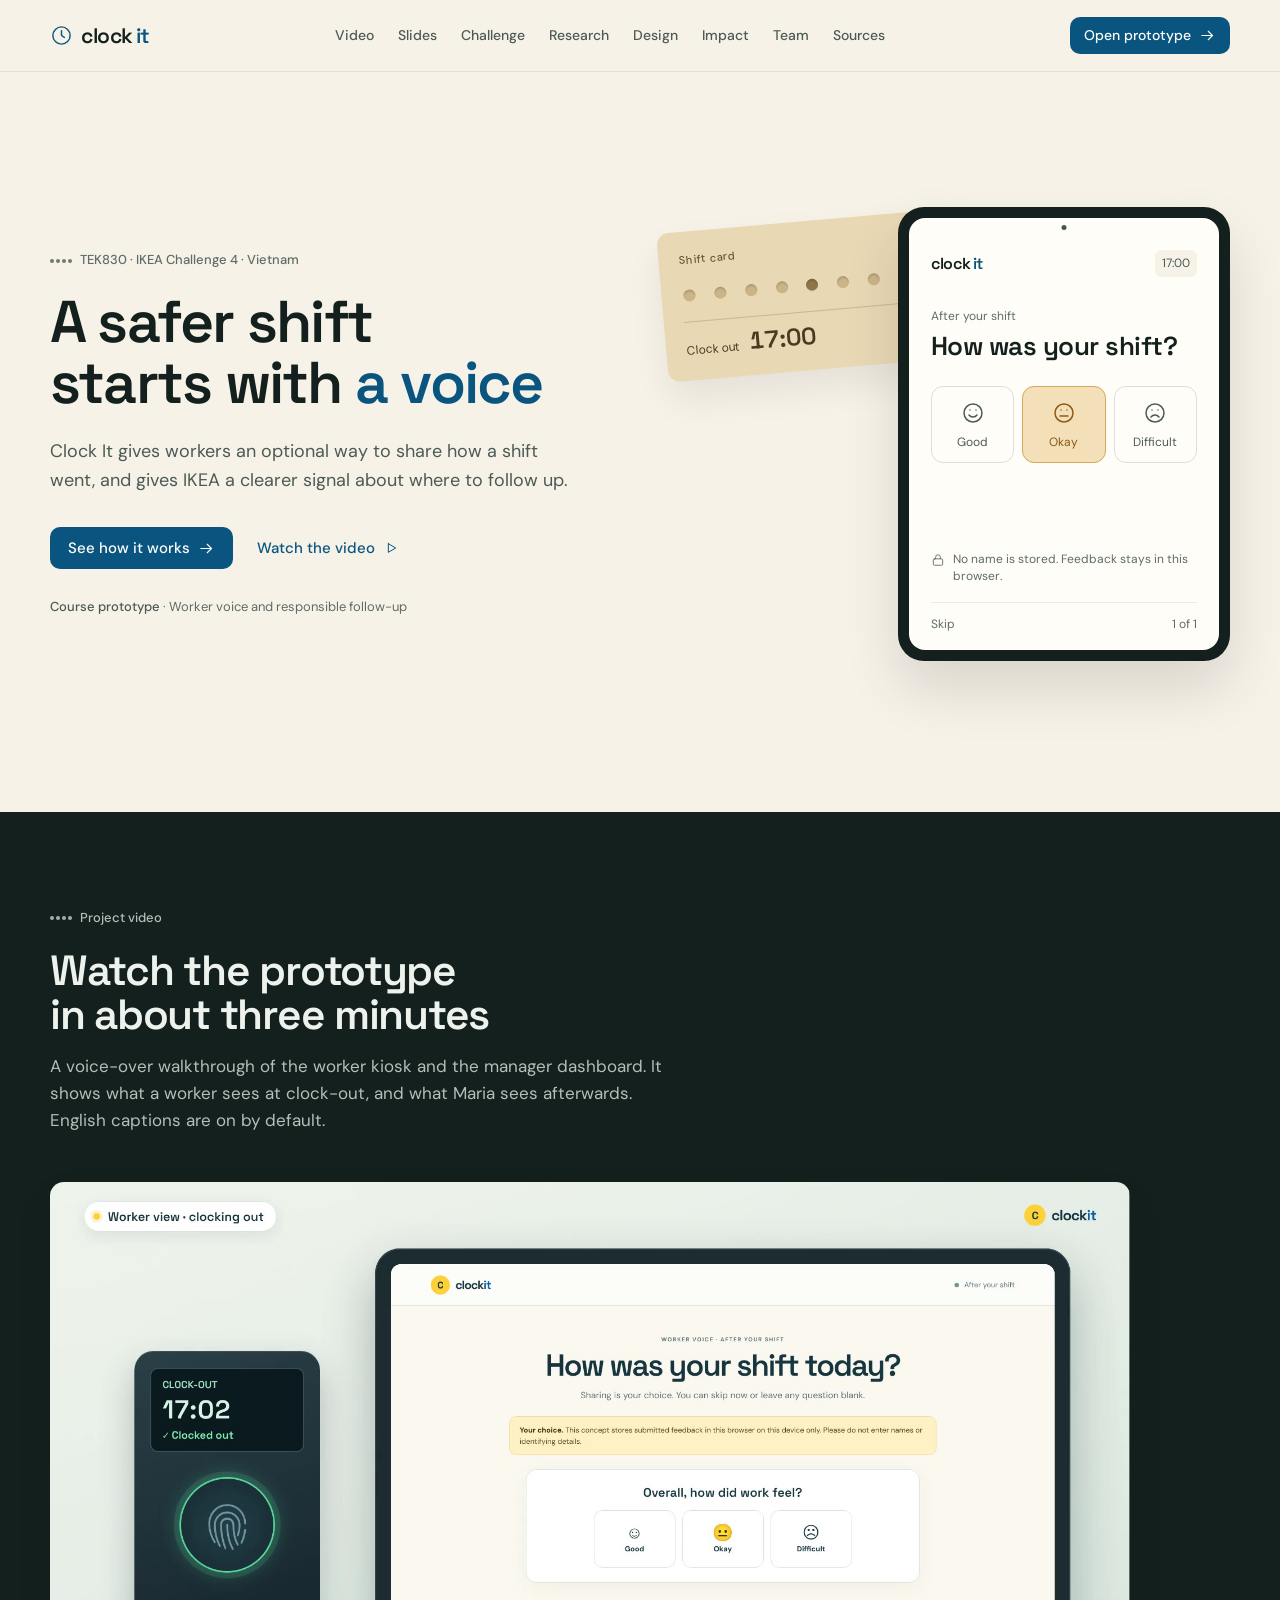
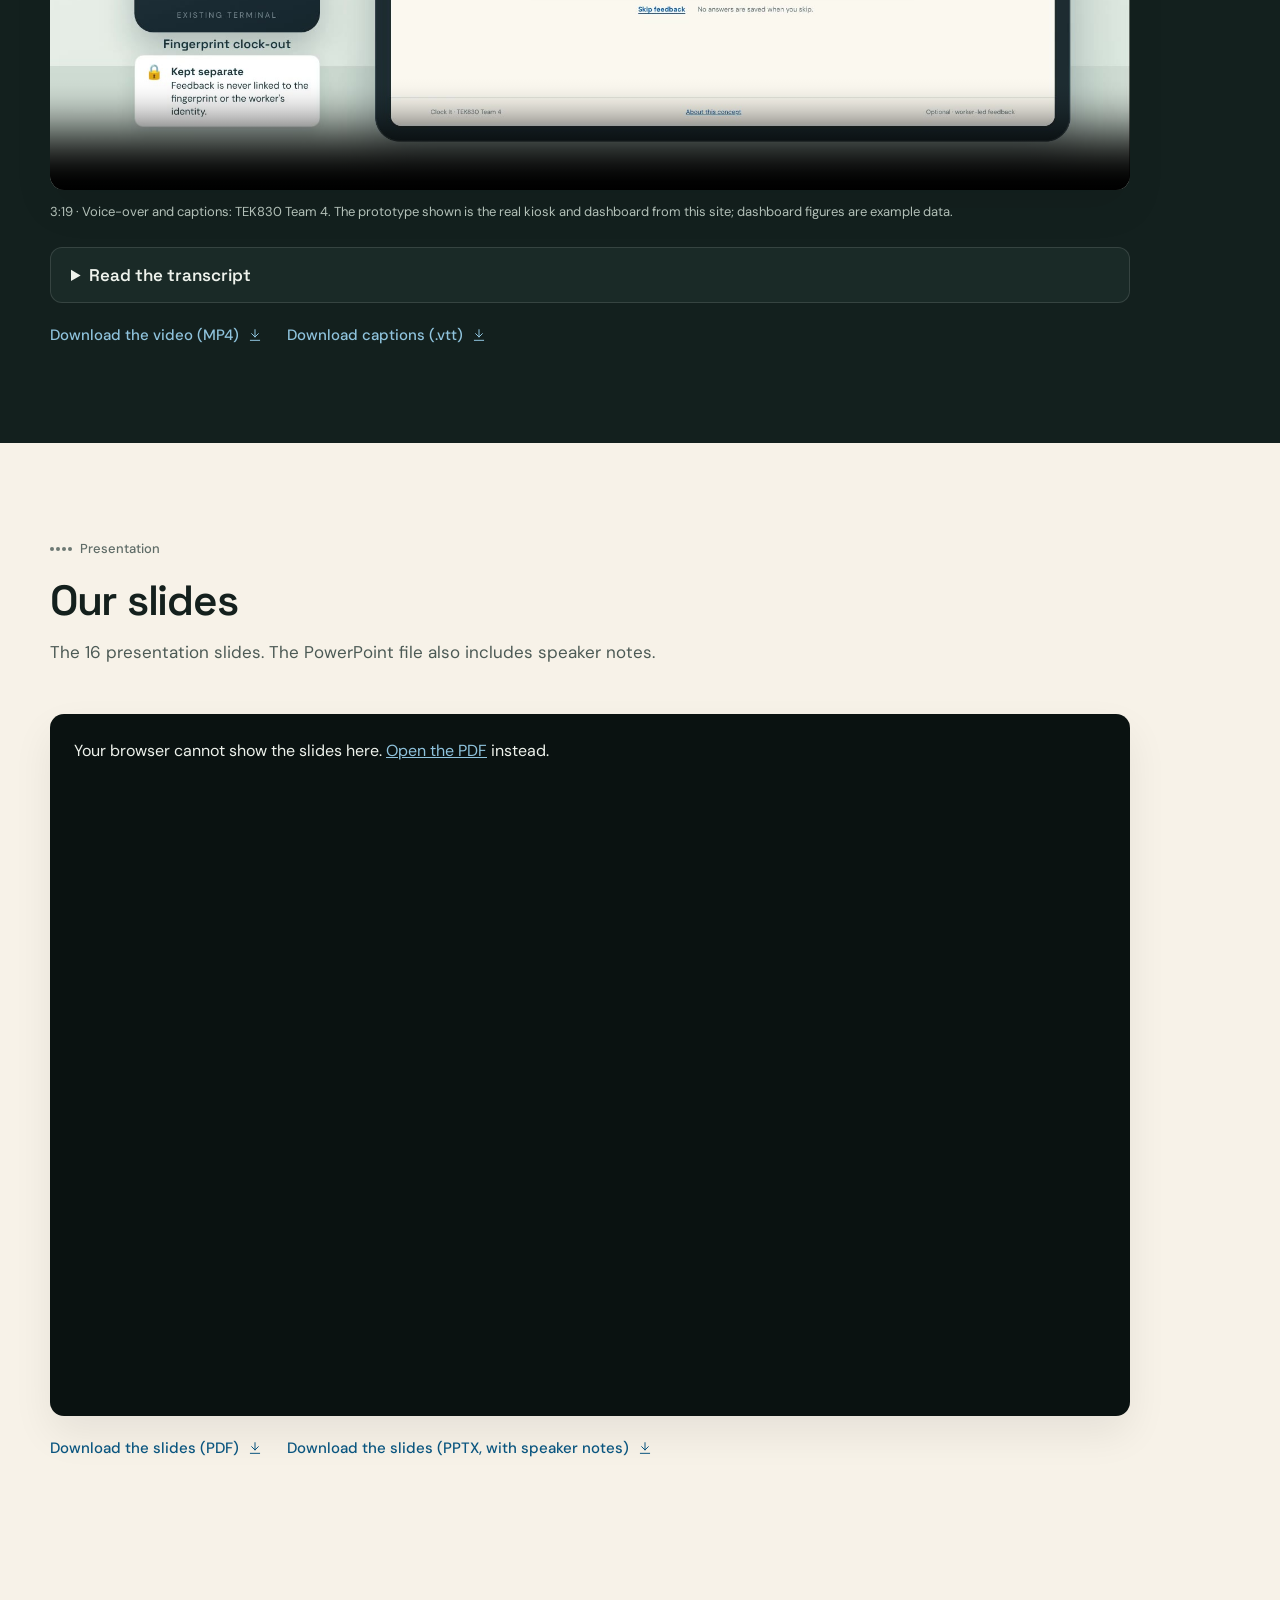
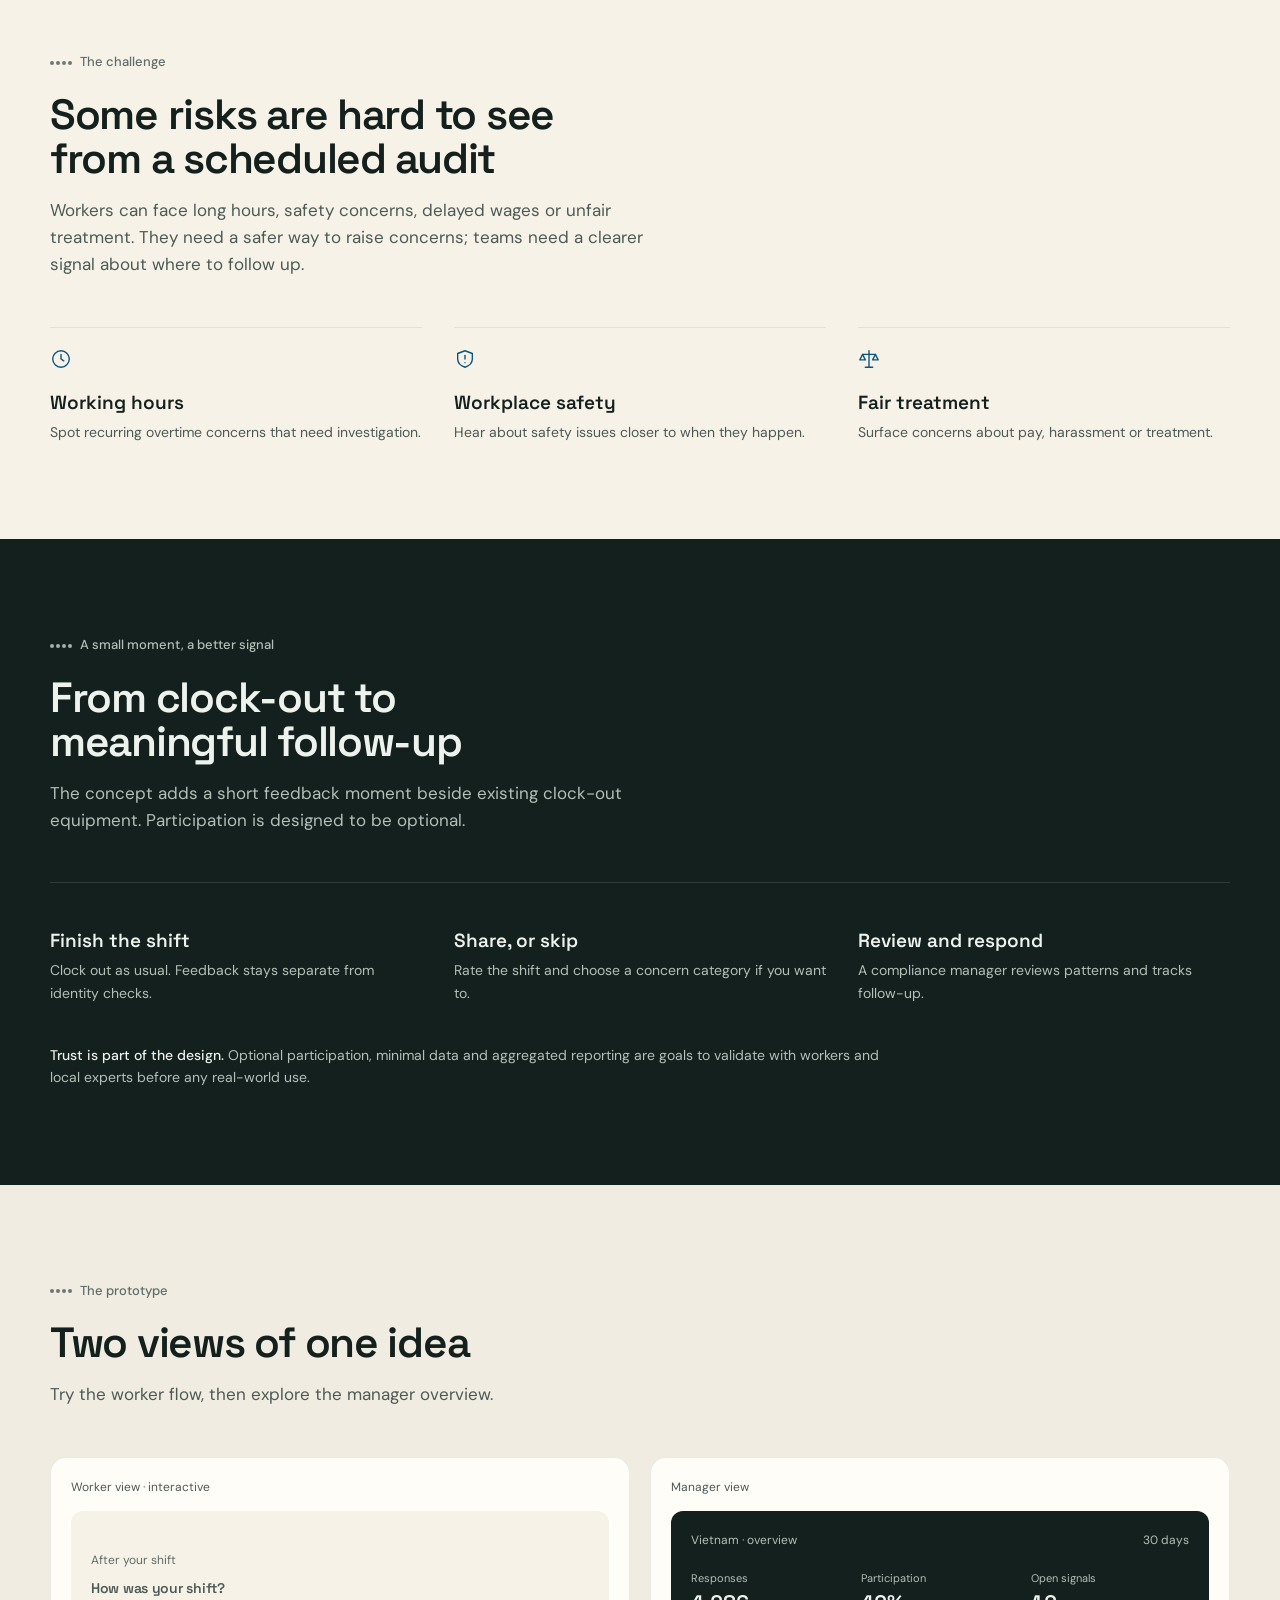
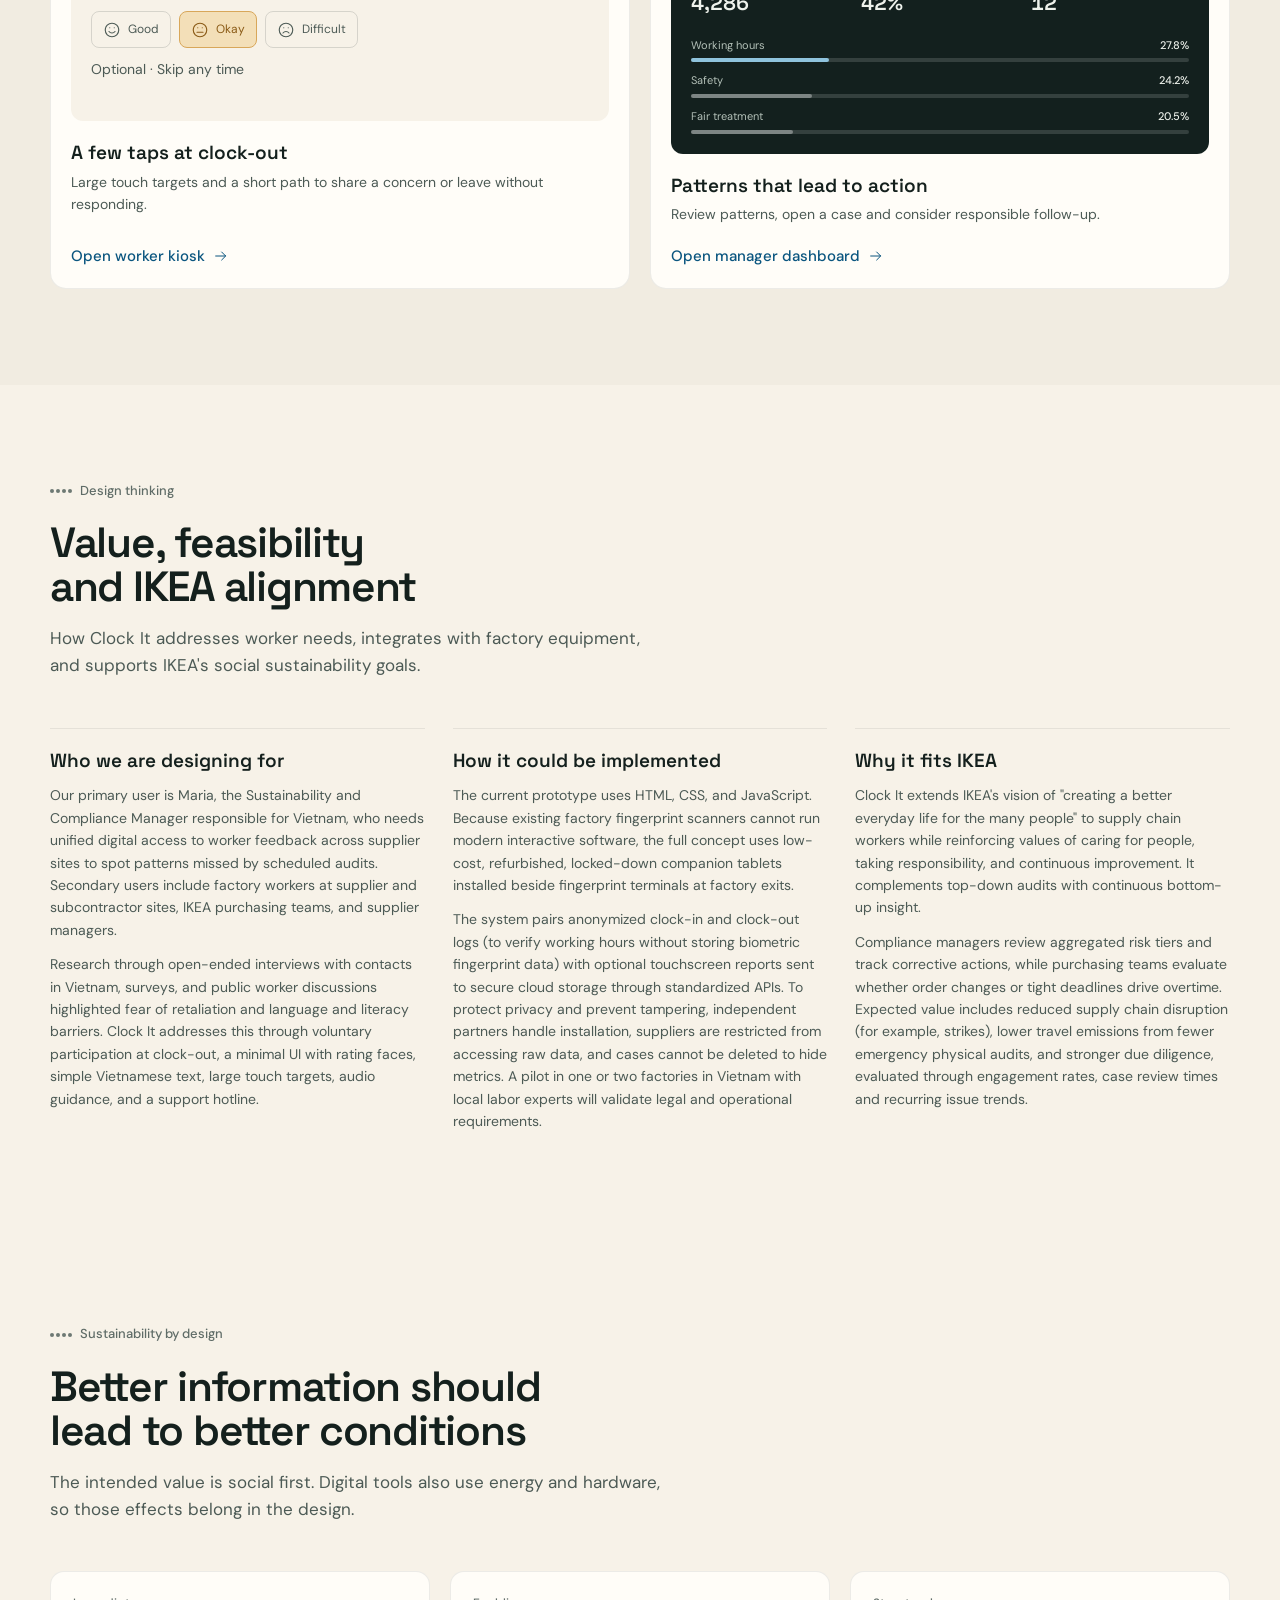
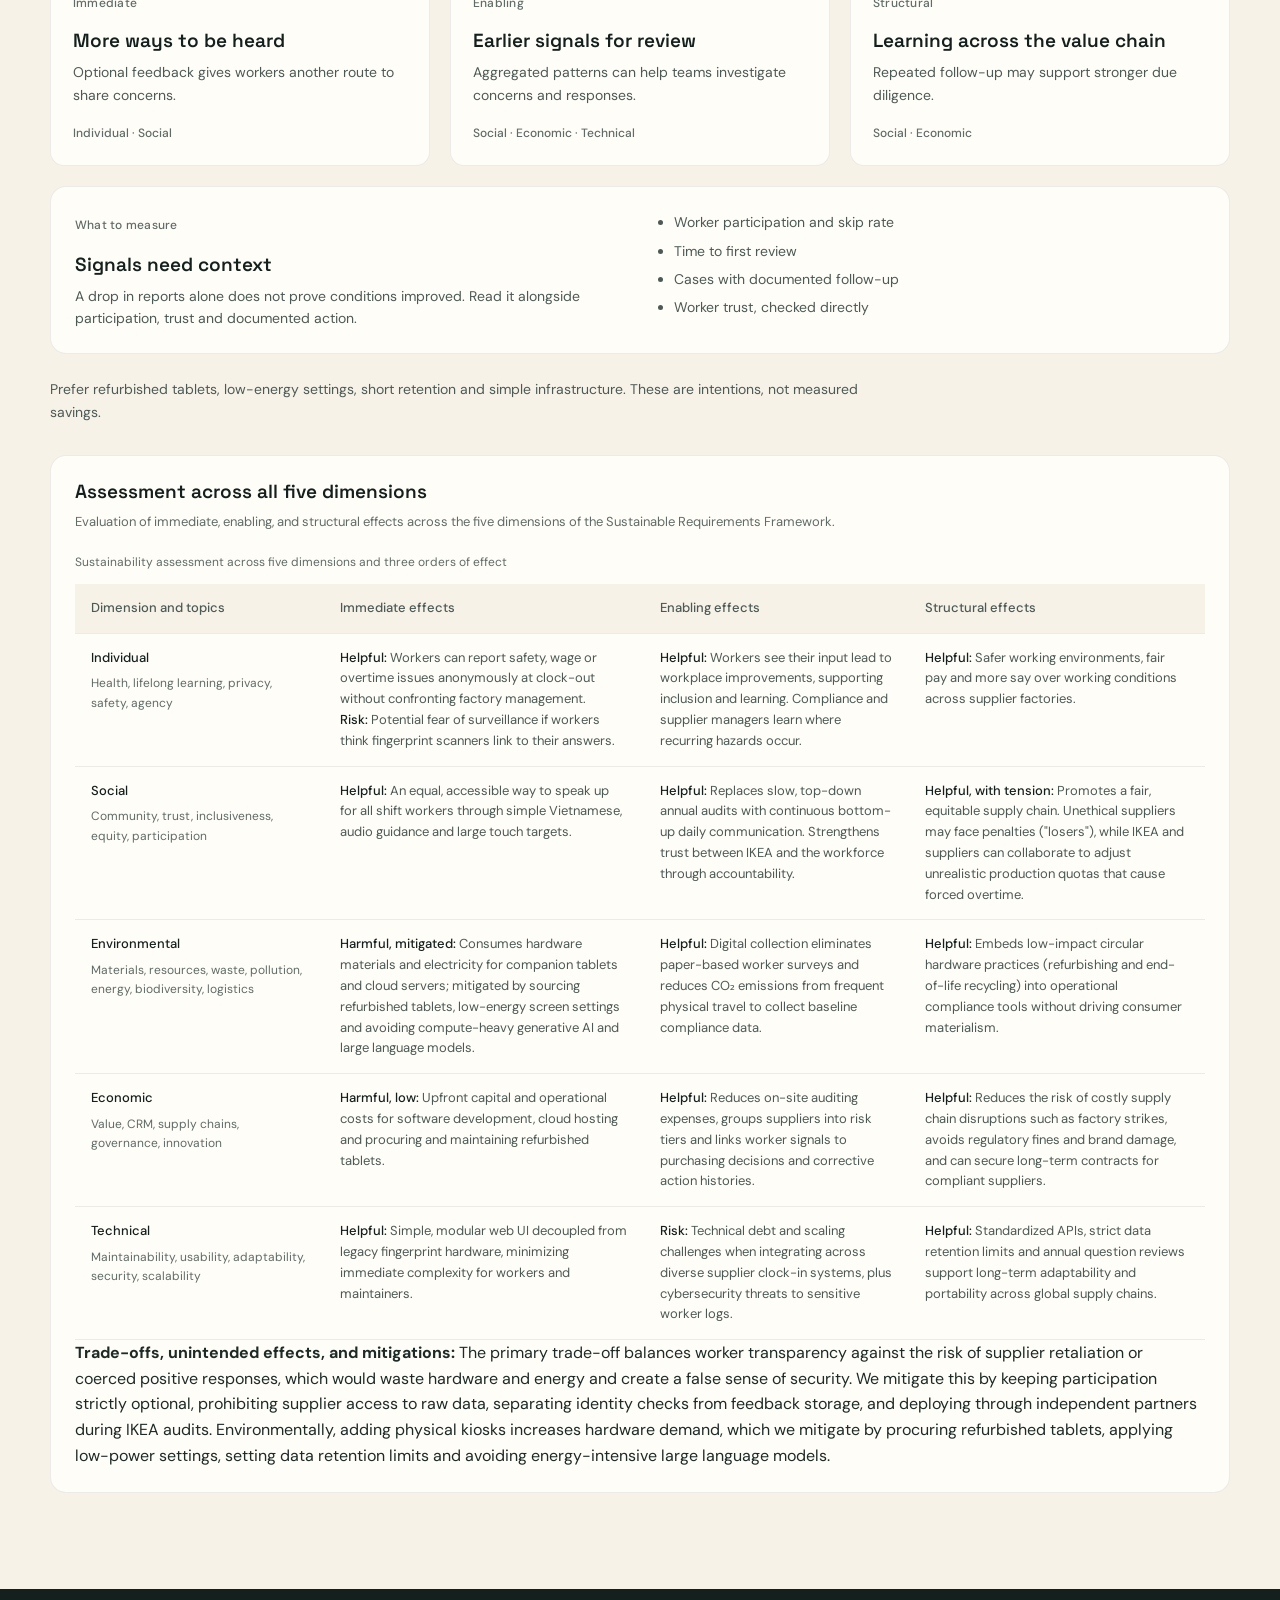
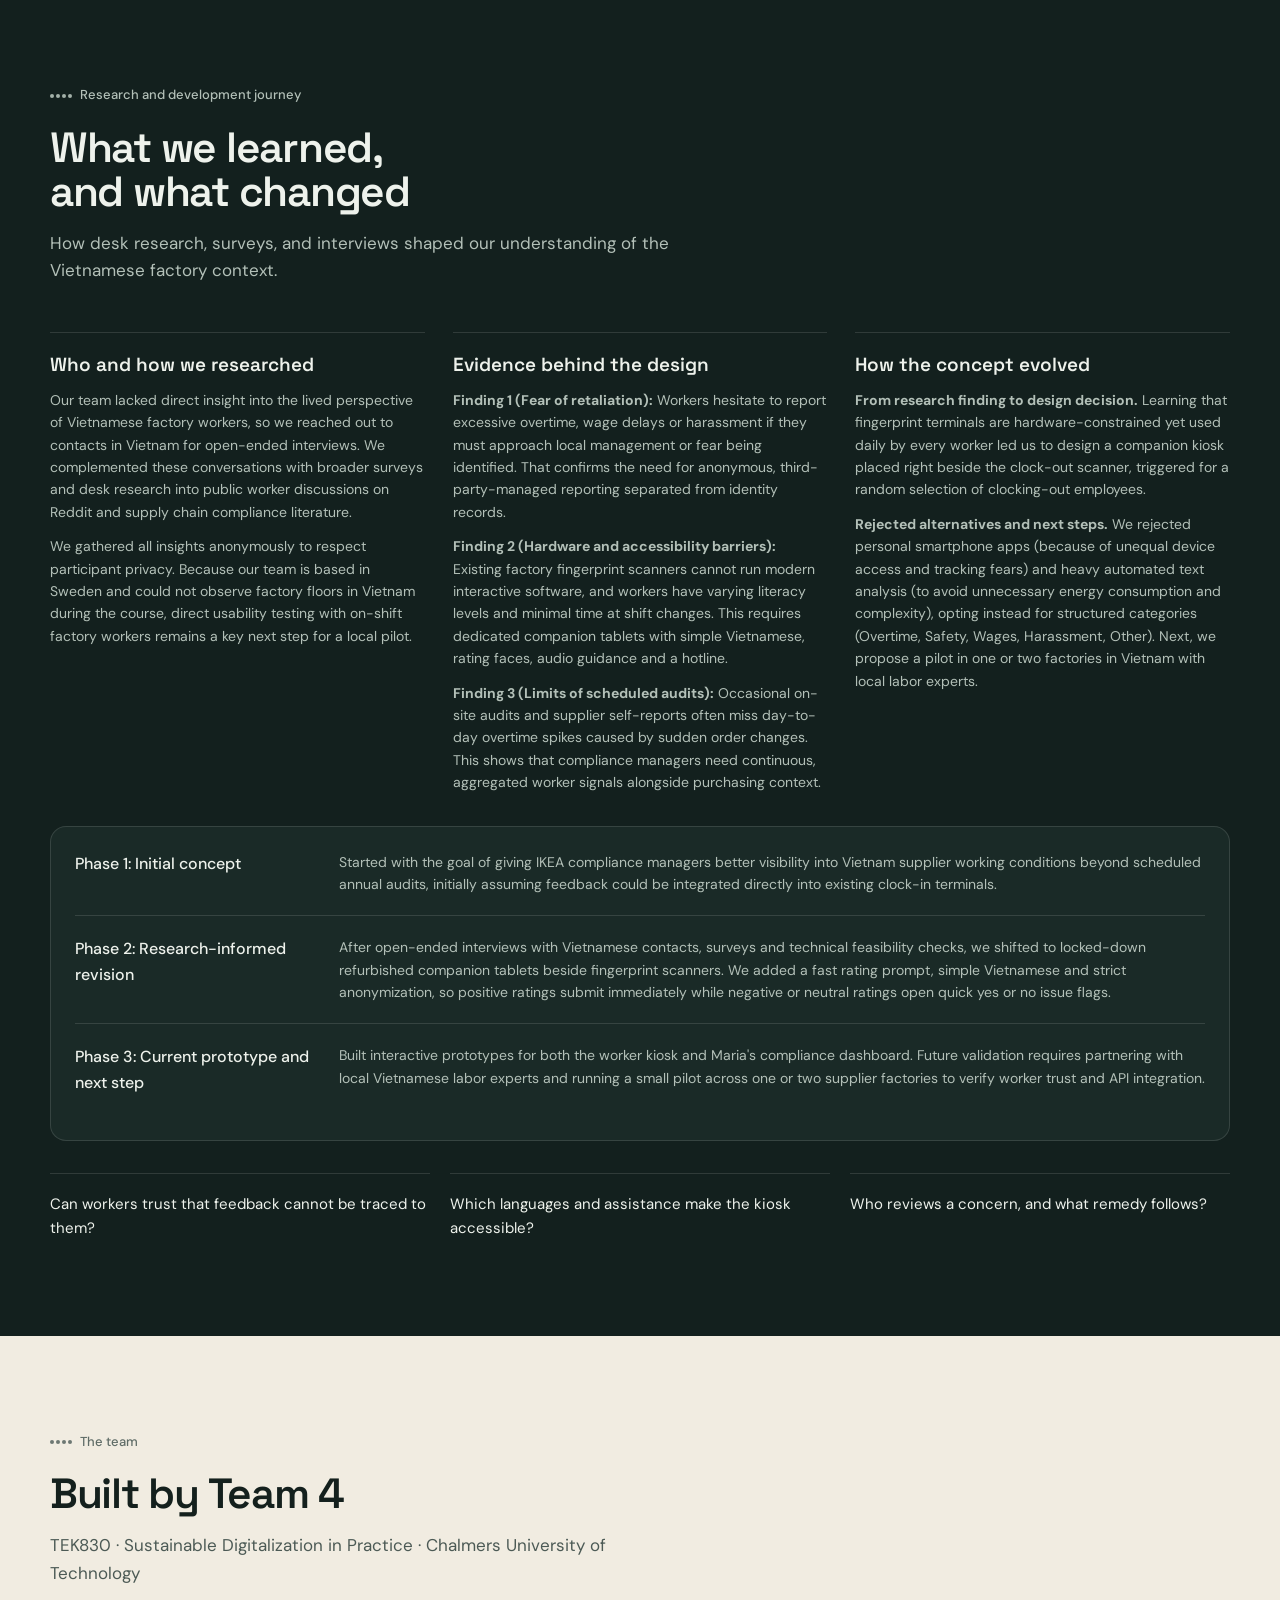
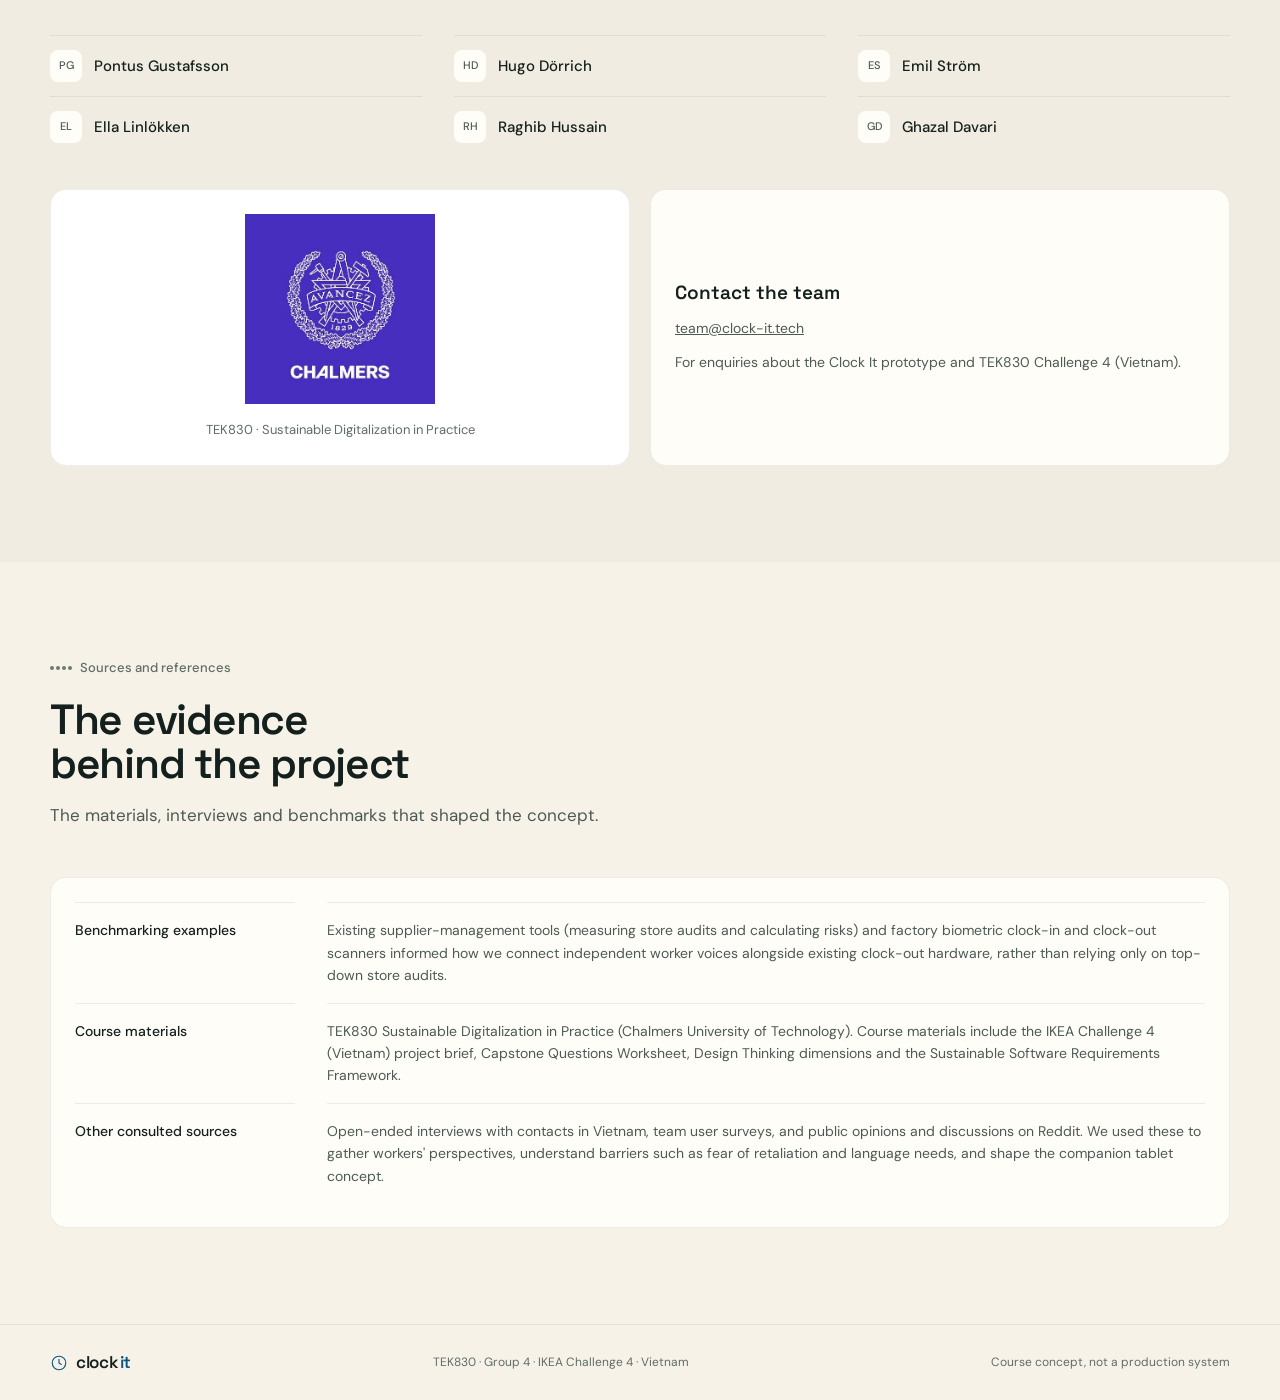
<file: index.html>
<!doctype html>
<html lang="en">
<head>
  <meta charset="utf-8">
  <meta name="viewport" content="width=device-width,initial-scale=1">
  <meta name="theme-color" content="#f7f2e8">
  <title>Clock It | A safer shift starts with a voice</title>
  <meta name="description" content="Clock It is a TEK830 course concept for IKEA Challenge 4 (Vietnam): an optional clock-out feedback kiosk that gives factory workers a voice and helps compliance teams spot patterns worth a closer look.">
  <meta name="robots" content="index,follow,max-image-preview:large">
  <link rel="canonical" href="https://clock-it.tech/">
  <link rel="icon" href="favicon.svg" type="image/svg+xml">
  <meta property="og:type" content="website">
  <meta property="og:site_name" content="Clock It">
  <meta property="og:title" content="Clock It | A safer shift starts with a voice">
  <meta property="og:description" content="An optional clock-out feedback concept that gives workers a voice and helps IKEA spot patterns that deserve follow-up.">
  <meta property="og:url" content="https://clock-it.tech/">
  <meta name="twitter:card" content="summary">
  <meta name="twitter:title" content="Clock It | A safer shift starts with a voice">
  <meta name="twitter:description" content="An optional clock-out feedback concept that gives workers a voice and helps IKEA spot patterns that deserve follow-up.">
  <link rel="preconnect" href="https://fonts.googleapis.com"><link rel="preconnect" href="https://fonts.gstatic.com" crossorigin>
  <link href="https://fonts.googleapis.com/css2?family=DM+Sans:wght@400;500;600&family=Space+Grotesk:wght@500;600&display=swap" rel="stylesheet">
  <link rel="stylesheet" href="style.css?v=14">
  <link rel="stylesheet" href="sections.css?v=6">
  <link rel="stylesheet" href="responsive.css?v=6">
  <script type="application/ld+json">{"@context":"https://schema.org","@type":"WebSite","name":"Clock It","url":"https://clock-it.tech/","description":"A TEK830 course concept for IKEA Challenge 4 (Vietnam): optional worker feedback at clock-out.","inLanguage":"en","publisher":{"@type":"CollegeOrUniversity","name":"Chalmers University of Technology"}}</script>
  <script type="application/ld+json">{"@context":"https://schema.org","@type":"VideoObject","name":"Clock It: prototype walkthrough","description":"Voice-over walkthrough of the Clock It worker feedback kiosk and the manager dashboard, a TEK830 concept for IKEA Challenge 4 (Vietnam).","thumbnailUrl":"https://clock-it.tech/assets/clock-it-demo-poster.jpg","uploadDate":"2026-10-29","duration":"PT3M19S","contentUrl":"https://clock-it.tech/assets/clock-it-demo.mp4","inLanguage":"en"}</script>
</head>
<body>
<svg class="sprite" aria-hidden="true" focusable="false">
  <symbol id="i-clock" viewBox="0 0 24 24"><circle cx="12" cy="12" r="9"/><path d="M12 7v5l3 2"/></symbol>
  <symbol id="i-arrow-right" viewBox="0 0 24 24"><path d="M4 12h15"/><path d="m13 6 6 6-6 6"/></symbol>
  <symbol id="i-play" viewBox="0 0 24 24"><path d="M8 5.5v13l11-6.5-11-6.5Z"/></symbol>
  <symbol id="i-download" viewBox="0 0 24 24"><path d="M12 4v11"/><path d="m7 10 5 5 5-5"/><path d="M5 20h14"/></symbol>
  <symbol id="i-menu" viewBox="0 0 24 24"><path d="M4 7h16"/><path d="M4 12h16"/><path d="M4 17h16"/></symbol>
  <symbol id="i-lock" viewBox="0 0 24 24"><rect x="4" y="10" width="16" height="11" rx="2"/><path d="M8 10V7a4 4 0 0 1 8 0v3"/></symbol>
  <symbol id="i-smile" viewBox="0 0 24 24"><circle cx="12" cy="12" r="9"/><path d="M8 14s1.5 2 4 2 4-2 4-2"/><path d="M9 9h.01"/><path d="M15 9h.01"/></symbol>
  <symbol id="i-meh" viewBox="0 0 24 24"><circle cx="12" cy="12" r="9"/><path d="M8 15h8"/><path d="M9 9h.01"/><path d="M15 9h.01"/></symbol>
  <symbol id="i-frown" viewBox="0 0 24 24"><circle cx="12" cy="12" r="9"/><path d="M16 16s-1.5-2-4-2-4 2-4 2"/><path d="M9 9h.01"/><path d="M15 9h.01"/></symbol>
  <symbol id="i-shield-alert" viewBox="0 0 24 24"><path d="M12 3 4 6v6c0 5 3.5 7.5 8 9 4.5-1.5 8-4 8-9V6l-8-3Z"/><path d="M12 8v4"/><path d="M12 16h.01"/></symbol>
  <symbol id="i-scale" viewBox="0 0 24 24"><path d="M12 3v18"/><path d="M5 7h14"/><path d="m5 7-3 6h6L5 7Z"/><path d="m19 7-3 6h6l-3-6Z"/><path d="M8 21h8"/></symbol>
</svg>
<a class="skip" href="#main">Skip to content</a>
<nav class="nav" aria-label="Main">
  <a class="brand" href="#home" aria-label="Clock It home"><svg class="brand-mark" aria-hidden="true"><use href="#i-clock"/></svg><span class="brand-word">clock<span class="brand-it">it</span></span></a>
  <div class="links"><a href="#video">Video</a><a href="#slides">Slides</a><a href="#challenge">Challenge</a><a href="#research">Research</a><a href="#design-thinking">Design</a><a href="#impact">Impact</a><a href="#team">Team</a><a href="#references">Sources</a></div>
  <div class="nav-actions">
    <details class="nav-menu">
      <summary><svg class="icon" aria-hidden="true"><use href="#i-menu"/></svg>Menu</summary>
      <div class="menu-links"><a href="#video">Video</a><a href="#slides">Slides</a><a href="#challenge">Challenge</a><a href="#research">Research</a><a href="#design-thinking">Design</a><a href="#impact">Impact</a><a href="#team">Team</a><a href="#references">Sources</a><a href="#prototype">Prototype</a></div>
    </details>
    <a class="button button--small" href="#prototype">Open prototype <svg class="icon" aria-hidden="true"><use href="#i-arrow-right"/></svg></a>
  </div>
</nav>
<main id="main">
<header class="hero" id="home">
  <div class="hero-copy">
    <p class="eyebrow">TEK830 · IKEA Challenge 4 · Vietnam</p>
    <h1>A safer shift<br>starts with <em>a voice</em></h1>
    <p class="lead">Clock It gives workers an optional way to share how a shift went, and gives IKEA a clearer signal about where to follow up.</p>
    <div class="actions"><a class="button" href="#flow">See how it works <svg class="icon" aria-hidden="true"><use href="#i-arrow-right"/></svg></a><a class="text-link" href="#video">Watch the video <svg class="icon" aria-hidden="true"><use href="#i-play"/></svg></a></div>
    <p class="demo-note"><b>Course prototype</b> · Worker voice and responsible follow-up</p>
  </div>
  <div class="hero-art" role="img" aria-label="The Clock It kiosk asks how the shift was, with Good, Okay and Difficult choices.">
    <div class="shift-card" aria-hidden="true">
      <div class="shift-card-head"><span>Shift card</span></div>
      <div class="shift-punches"><i></i><i></i><i></i><i></i><i></i><i></i><i></i><i></i></div>
      <div class="shift-card-foot"><span>Clock out</span><strong>17:00</strong></div>
    </div>
    <div class="kiosk" aria-hidden="true">
      <div class="kiosk-frame">
        <span class="kiosk-cam"></span>
        <div class="kiosk-screen">
          <div class="kiosk-head"><span class="kiosk-brand">clock<span>it</span></span><span class="kiosk-time">17:00</span></div>
          <p class="kiosk-label">After your shift</p>
          <p class="kiosk-question">How was your shift?</p>
          <div class="kiosk-ratings">
            <span class="kiosk-rating"><svg class="icon" aria-hidden="true"><use href="#i-smile"/></svg>Good</span>
            <span class="kiosk-rating is-selected"><svg class="icon" aria-hidden="true"><use href="#i-meh"/></svg>Okay</span>
            <span class="kiosk-rating"><svg class="icon" aria-hidden="true"><use href="#i-frown"/></svg>Difficult</span>
          </div>
          <p class="kiosk-note"><svg class="icon" aria-hidden="true"><use href="#i-lock"/></svg><span>No name is stored. Feedback stays in this browser.</span></p>
          <div class="kiosk-foot"><span>Skip</span><span>1 of 1</span></div>
        </div>
      </div>
    </div>
  </div>
</header>

<section class="section dark" id="video">
  <div class="intro">
    <p class="eyebrow">Project video</p>
    <h2>Watch the prototype <br>in about three minutes</h2>
    <p>A voice-over walkthrough of the worker kiosk and the manager dashboard. It shows what a worker sees at clock-out, and what Maria sees afterwards. English captions are on by default.</p>
  </div>
  <figure class="video-frame">
    <video controls preload="metadata" playsinline poster="assets/clock-it-demo-poster.jpg" aria-label="Clock It prototype walkthrough video with voice-over" aria-describedby="video-transcript">
      <source src="assets/clock-it-demo.mp4" type="video/mp4">
      <track kind="captions" src="assets/clock-it-demo.en.vtt?v=2" srclang="en" label="English" default>
      <p>Your browser cannot play this video. <a href="assets/clock-it-demo.mp4">Download the MP4</a> or read the transcript below.</p>
    </video>
    <figcaption class="hint">3:19 · Voice-over and captions: TEK830 Team 4. The prototype shown is the real kiosk and dashboard from this site; dashboard figures are example data.</figcaption>
  </figure>
  <details class="transcript" id="video-transcript">
    <summary>Read the transcript</summary>
    <div class="transcript-body"><p><b>0:00</b> <i>Introduction</i><br>This is Clock It, our prototype for IKEA&#x27;s challenge on a fair and just transition across the value chain, focused on supplier factories in Vietnam.</p><p><b>0:13</b> <i>The challenge</i><br>Problems like excessive overtime, unsafe conditions or delayed wages can build up between audits. Workers are the first to know, but raising concerns through management is hard. So our idea is simple: ask workers directly, at a moment they already go through every day.</p><p><b>0:34</b> <i>Clocking out</i><br>At the end of a shift, the worker clocks out on the factory&#x27;s existing fingerprint scanner. Right next to it, a small tablet asks one optional question: how was your shift today? The answer is never linked to the fingerprint.</p><p><b>0:51</b> <i>A good shift</i><br>If the shift went well, it takes one tap. The answer is saved, and the worker can head home.</p><p><b>1:02</b> <i>Flagging a concern</i><br>If the shift was okay or difficult, a few short yes-or-no questions appear: overtime, safety, pay, fair treatment, and anything else. Here, our worker flags too much overtime and adds a short note. Every question can be left blank, and the screen reminds workers not to include names. Large buttons and plain language keep it to about a minute. Then one tap to submit.</p><p><b>1:33</b> <i>Skipping</i><br>And anyone who doesn&#x27;t want to answer can simply skip. Nothing is saved.</p><p><b>1:42</b> <i>Meet Maria</i><br>On IKEA&#x27;s side, our primary user is Maria, the Sustainability and Compliance Manager for Vietnam.</p><p><b>1:53</b> <i>Manager dashboard: overview</i><br>Her dashboard brings the feedback together: how many responses came in, the participation rate, open signals, and how quickly cases get a first review.</p><p><b>2:06</b> <i>Manager dashboard: trends</i><br>She can follow how shift ratings change week by week. Since ratings only reflect those who chose to answer, the dashboard reminds her to read them with care.</p><p><b>2:21</b> <i>Manager dashboard: worker signals</i><br>Concerns are grouped into categories, so she can filter by working hours or safety and see which issues keep coming back.</p><p><b>2:32</b> <i>Manager dashboard: follow-up</i><br>Recurring patterns become cases in a follow-up queue. Opening a case shows the next steps: check the pattern with worker-informed context, choose a safe way to respond, and record whether the action actually helped.</p><p><b>2:51</b> <i>What is real, and what is next</i><br>To be clear about what&#x27;s real: the worker flow works today and stores answers only in the browser, while the dashboard shows example data. Next, we want a Vietnamese version with audio guidance and a small pilot in one or two factories. Clock It: giving workers a voice, and IKEA earlier signals to act on.</p></div>
  </details>
  <p class="video-links"><a class="text-link" href="assets/clock-it-demo.mp4" download>Download the video (MP4) <svg class="icon" aria-hidden="true"><use href="#i-download"/></svg></a><a class="text-link" href="assets/clock-it-demo.en.vtt" download>Download captions (.vtt) <svg class="icon" aria-hidden="true"><use href="#i-download"/></svg></a></p>
</section>

<section class="section" id="slides">
  <div class="intro">
    <p class="eyebrow">Presentation</p>
    <h2>Our slides</h2>
    <p>The 16 presentation slides. The PowerPoint file also includes speaker notes.</p>
  </div>
  <figure class="slides-frame">
    <object data="assets/clock-it-first-pitch.pdf#view=FitH" type="application/pdf" title="Clock It presentation slides" aria-label="Clock It presentation slides, 16 pages">
      <p>Your browser cannot show the slides here. <a href="assets/clock-it-first-pitch.pdf">Open the PDF</a> instead.</p>
    </object>
  </figure>
  <p class="video-links"><a class="text-link" href="assets/clock-it-first-pitch.pdf" download>Download the slides (PDF) <svg class="icon" aria-hidden="true"><use href="#i-download"/></svg></a><a class="text-link" href="assets/clock-it-first-pitch.pptx" download>Download the slides (PPTX, with speaker notes) <svg class="icon" aria-hidden="true"><use href="#i-download"/></svg></a></p>
</section>

<section class="section" id="challenge">
  <div class="intro">
    <p class="eyebrow">The challenge</p>
    <h2>Some risks are hard to see <br>from a scheduled audit</h2>
    <p>Workers can face long hours, safety concerns, delayed wages or unfair treatment. They need a safer way to raise concerns; teams need a clearer signal about where to follow up.</p>
  </div>
  <div class="cards">
    <article><span class="card-icon"><svg class="icon" aria-hidden="true"><use href="#i-clock"/></svg></span><h3>Working hours</h3><p>Spot recurring overtime concerns that need investigation.</p></article>
    <article><span class="card-icon"><svg class="icon" aria-hidden="true"><use href="#i-shield-alert"/></svg></span><h3>Workplace safety</h3><p>Hear about safety issues closer to when they happen.</p></article>
    <article><span class="card-icon"><svg class="icon" aria-hidden="true"><use href="#i-scale"/></svg></span><h3>Fair treatment</h3><p>Surface concerns about pay, harassment or treatment.</p></article>
  </div>
</section>

<section class="section dark" id="flow">
  <div class="intro">
    <p class="eyebrow">A small moment, a better signal</p>
    <h2>From clock-out to <br>meaningful follow-up</h2>
    <p>The concept adds a short feedback moment beside existing clock-out equipment. Participation is designed to be optional.</p>
  </div>
  <div class="steps">
    <article><h3>Finish the shift</h3><p>Clock out as usual. Feedback stays separate from identity checks.</p></article>
    <article><h3>Share, or skip</h3><p>Rate the shift and choose a concern category if you want to.</p></article>
    <article><h3>Review and respond</h3><p>A compliance manager reviews patterns and tracks follow-up.</p></article>
  </div>
  <aside class="trust"><p><strong>Trust is part of the design.</strong> Optional participation, minimal data and aggregated reporting are goals to validate with workers and local experts before any real-world use.</p></aside>
</section>

<section class="section pale" id="prototype">
  <div class="intro">
    <p class="eyebrow">The prototype</p>
    <h2>Two views of one idea</h2>
    <p>Try the worker flow, then explore the manager overview.</p>
  </div>
  <div class="prototype-grid">
    <article class="prototype">
      <div class="proto-label"><span>Worker view · interactive</span></div>
      <div class="preview worker">
        <span class="preview-label">After your shift</span>
        <p class="preview-question">How was your shift?</p>
        <div class="preview-faces">
          <span><svg class="icon" aria-hidden="true"><use href="#i-smile"/></svg>Good</span>
          <span><svg class="icon" aria-hidden="true"><use href="#i-meh"/></svg>Okay</span>
          <span><svg class="icon" aria-hidden="true"><use href="#i-frown"/></svg>Difficult</span>
        </div>
        <p class="preview-note">Optional · Skip any time</p>
      </div>
      <h3>A few taps at clock-out</h3>
      <p>Large touch targets and a short path to share a concern or leave without responding.</p>
      <a class="text-link" href="prototype/kiosk.html">Open worker kiosk <svg class="icon" aria-hidden="true"><use href="#i-arrow-right"/></svg></a>
    </article>
    <article class="prototype">
      <div class="proto-label"><span>Manager view</span></div>
      <div class="preview dashboard">
        <div class="preview-top"><span>Vietnam · overview</span><span>30 days</span></div>
        <div class="dash-stats"><div><span>Responses</span><strong>4,286</strong></div><div><span>Participation</span><strong>42%</strong></div><div><span>Open signals</span><strong>12</strong></div></div>
        <div class="dash-bars">
          <p><span>Working hours</span><b>27.8%</b><i><span style="width:27.8%"></span></i></p>
          <p><span>Safety</span><b>24.2%</b><i><span style="width:24.2%"></span></i></p>
          <p><span>Fair treatment</span><b>20.5%</b><i><span style="width:20.5%"></span></i></p>
        </div>
      </div>
      <h3>Patterns that lead to action</h3>
      <p>Review patterns, open a case and consider responsible follow-up.</p>
      <a class="text-link" href="prototype/ikea_worker_feedback_dashboard.html">Open manager dashboard <svg class="icon" aria-hidden="true"><use href="#i-arrow-right"/></svg></a>
    </article>
  </div>
</section>

<section class="section" id="design-thinking">
  <div class="intro">
    <p class="eyebrow">Design thinking</p>
    <h2>Value, feasibility <br>and IKEA alignment</h2>
    <p>How Clock It addresses worker needs, integrates with factory equipment, and supports IKEA's social sustainability goals.</p>
  </div>
  <div class="info-grid">
    <article class="info-card">
      <h3>Who we are designing for</h3>
      <p>Our primary user is Maria, the Sustainability and Compliance Manager responsible for Vietnam, who needs unified digital access to worker feedback across supplier sites to spot patterns missed by scheduled audits. Secondary users include factory workers at supplier and subcontractor sites, IKEA purchasing teams, and supplier managers.</p>
      <p>Research through open-ended interviews with contacts in Vietnam, surveys, and public worker discussions highlighted fear of retaliation and language and literacy barriers. Clock It addresses this through voluntary participation at clock-out, a minimal UI with rating faces, simple Vietnamese text, large touch targets, audio guidance, and a support hotline.</p>
    </article>
    <article class="info-card">
      <h3>How it could be implemented</h3>
      <p>The current prototype uses HTML, CSS, and JavaScript. Because existing factory fingerprint scanners cannot run modern interactive software, the full concept uses low-cost, refurbished, locked-down companion tablets installed beside fingerprint terminals at factory exits.</p>
      <p>The system pairs anonymized clock-in and clock-out logs (to verify working hours without storing biometric fingerprint data) with optional touchscreen reports sent to secure cloud storage through standardized APIs. To protect privacy and prevent tampering, independent partners handle installation, suppliers are restricted from accessing raw data, and cases cannot be deleted to hide metrics. A pilot in one or two factories in Vietnam with local labor experts will validate legal and operational requirements.</p>
    </article>
    <article class="info-card">
      <h3>Why it fits IKEA</h3>
      <p>Clock It extends IKEA's vision of "creating a better everyday life for the many people" to supply chain workers while reinforcing values of caring for people, taking responsibility, and continuous improvement. It complements top-down audits with continuous bottom-up insight.</p>
      <p>Compliance managers review aggregated risk tiers and track corrective actions, while purchasing teams evaluate whether order changes or tight deadlines drive overtime. Expected value includes reduced supply chain disruption (for example, strikes), lower travel emissions from fewer emergency physical audits, and stronger due diligence, evaluated through engagement rates, case review times and recurring issue trends.</p>
    </article>
  </div>
</section>

<section class="section" id="impact">
  <div class="intro">
    <p class="eyebrow">Sustainability by design</p>
    <h2>Better information should <br>lead to better conditions</h2>
    <p>The intended value is social first. Digital tools also use energy and hardware, so those effects belong in the design.</p>
  </div>
  <div class="effects">
    <article><small>Immediate</small><h3>More ways to be heard</h3><p>Optional feedback gives workers another route to share concerns.</p><b>Individual · Social</b></article>
    <article><small>Enabling</small><h3>Earlier signals for review</h3><p>Aggregated patterns can help teams investigate concerns and responses.</p><b>Social · Economic · Technical</b></article>
    <article><small>Structural</small><h3>Learning across the value chain</h3><p>Repeated follow-up may support stronger due diligence.</p><b>Social · Economic</b></article>
  </div>
  <div class="measures">
    <div><small>What to measure</small><h3>Signals need context</h3><p>A drop in reports alone does not prove conditions improved. Read it alongside participation, trust and documented action.</p></div>
    <ul><li>Worker participation and skip rate</li><li>Time to first review</li><li>Cases with documented follow-up</li><li>Worker trust, checked directly</li></ul>
  </div>
  <p class="resource">Prefer refurbished tablets, low-energy settings, short retention and simple infrastructure. These are intentions, not measured savings.</p>

<div class="panel">
  <h3>Assessment across all five dimensions</h3>
  <p class="hint">Evaluation of immediate, enabling, and structural effects across the five dimensions of the Sustainable Requirements Framework.</p>
  <div class="assessment-scroll" role="region" aria-label="Sustainability assessment" tabindex="0">
    <table class="assessment-table">
      <caption>Sustainability assessment across five dimensions and three orders of effect</caption>
      <thead><tr><th scope="col">Dimension and topics</th><th scope="col">Immediate effects</th><th scope="col">Enabling effects</th><th scope="col">Structural effects</th></tr></thead>
      <tbody>
        <tr>
          <th scope="row">Individual<small>Health, lifelong learning, privacy, safety, agency</small></th>
          <td><strong>Helpful:</strong> Workers can report safety, wage or overtime issues anonymously at clock-out without confronting factory management.<br><strong>Risk:</strong> Potential fear of surveillance if workers think fingerprint scanners link to their answers.</td>
          <td><strong>Helpful:</strong> Workers see their input lead to workplace improvements, supporting inclusion and learning. Compliance and supplier managers learn where recurring hazards occur.</td>
          <td><strong>Helpful:</strong> Safer working environments, fair pay and more say over working conditions across supplier factories.</td>
        </tr>
        <tr>
          <th scope="row">Social<small>Community, trust, inclusiveness, equity, participation</small></th>
          <td><strong>Helpful:</strong> An equal, accessible way to speak up for all shift workers through simple Vietnamese, audio guidance and large touch targets.</td>
          <td><strong>Helpful:</strong> Replaces slow, top-down annual audits with continuous bottom-up daily communication. Strengthens trust between IKEA and the workforce through accountability.</td>
          <td><strong>Helpful, with tension:</strong> Promotes a fair, equitable supply chain. Unethical suppliers may face penalties ("losers"), while IKEA and suppliers can collaborate to adjust unrealistic production quotas that cause forced overtime.</td>
        </tr>
        <tr>
          <th scope="row">Environmental<small>Materials, resources, waste, pollution, energy, biodiversity, logistics</small></th>
          <td><strong>Harmful, mitigated:</strong> Consumes hardware materials and electricity for companion tablets and cloud servers; mitigated by sourcing refurbished tablets, low-energy screen settings and avoiding compute-heavy generative AI and large language models.</td>
          <td><strong>Helpful:</strong> Digital collection eliminates paper-based worker surveys and reduces CO₂ emissions from frequent physical travel to collect baseline compliance data.</td>
          <td><strong>Helpful:</strong> Embeds low-impact circular hardware practices (refurbishing and end-of-life recycling) into operational compliance tools without driving consumer materialism.</td>
        </tr>
        <tr>
          <th scope="row">Economic<small>Value, CRM, supply chains, governance, innovation</small></th>
          <td><strong>Harmful, low:</strong> Upfront capital and operational costs for software development, cloud hosting and procuring and maintaining refurbished tablets.</td>
          <td><strong>Helpful:</strong> Reduces on-site auditing expenses, groups suppliers into risk tiers and links worker signals to purchasing decisions and corrective action histories.</td>
          <td><strong>Helpful:</strong> Reduces the risk of costly supply chain disruptions such as factory strikes, avoids regulatory fines and brand damage, and can secure long-term contracts for compliant suppliers.</td>
        </tr>
        <tr>
          <th scope="row">Technical<small>Maintainability, usability, adaptability, security, scalability</small></th>
          <td><strong>Helpful:</strong> Simple, modular web UI decoupled from legacy fingerprint hardware, minimizing immediate complexity for workers and maintainers.</td>
          <td><strong>Risk:</strong> Technical debt and scaling challenges when integrating across diverse supplier clock-in systems, plus cybersecurity threats to sensitive worker logs.</td>
          <td><strong>Helpful:</strong> Standardized APIs, strict data retention limits and annual question reviews support long-term adaptability and portability across global supply chains.</td>
        </tr>
      </tbody>
    </table>
  </div>
  <p><strong>Trade-offs, unintended effects, and mitigations:</strong> The primary trade-off balances worker transparency against the risk of supplier retaliation or coerced positive responses, which would waste hardware and energy and create a false sense of security. We mitigate this by keeping participation strictly optional, prohibiting supplier access to raw data, separating identity checks from feedback storage, and deploying through independent partners during IKEA audits. Environmentally, adding physical kiosks increases hardware demand, which we mitigate by procuring refurbished tablets, applying low-power settings, setting data retention limits and avoiding energy-intensive large language models.</p>
</div>

</section>

<section class="section dark" id="research">
  <div class="intro">
    <p class="eyebrow">Research and development journey</p>
    <h2>What we learned, <br>and what changed</h2>
    <p>How desk research, surveys, and interviews shaped our understanding of the Vietnamese factory context.</p>
  </div>
  <div class="info-grid">
    <article class="info-card">
      <h3>Who and how we researched</h3>
      <p>Our team lacked direct insight into the lived perspective of Vietnamese factory workers, so we reached out to contacts in Vietnam for open-ended interviews. We complemented these conversations with broader surveys and desk research into public worker discussions on Reddit and supply chain compliance literature.</p>
      <p>We gathered all insights anonymously to respect participant privacy. Because our team is based in Sweden and could not observe factory floors in Vietnam during the course, direct usability testing with on-shift factory workers remains a key next step for a local pilot.</p>
    </article>
    <article class="info-card">
      <h3>Evidence behind the design</h3>
      <p><strong>Finding 1 (Fear of retaliation):</strong> Workers hesitate to report excessive overtime, wage delays or harassment if they must approach local management or fear being identified. That confirms the need for anonymous, third-party-managed reporting separated from identity records.</p>
      <p><strong>Finding 2 (Hardware and accessibility barriers):</strong> Existing factory fingerprint scanners cannot run modern interactive software, and workers have varying literacy levels and minimal time at shift changes. This requires dedicated companion tablets with simple Vietnamese, rating faces, audio guidance and a hotline.</p>
      <p><strong>Finding 3 (Limits of scheduled audits):</strong> Occasional on-site audits and supplier self-reports often miss day-to-day overtime spikes caused by sudden order changes. This shows that compliance managers need continuous, aggregated worker signals alongside purchasing context.</p>
    </article>
    <article class="info-card">
      <h3>How the concept evolved</h3>
      <p><strong>From research finding to design decision.</strong> Learning that fingerprint terminals are hardware-constrained yet used daily by every worker led us to design a companion kiosk placed right beside the clock-out scanner, triggered for a random selection of clocking-out employees.</p>
      <p><strong>Rejected alternatives and next steps.</strong> We rejected personal smartphone apps (because of unequal device access and tracking fears) and heavy automated text analysis (to avoid unnecessary energy consumption and complexity), opting instead for structured categories (Overtime, Safety, Wages, Harassment, Other). Next, we propose a pilot in one or two factories in Vietnam with local labor experts.</p>
    </article>
  </div>
  <div class="panel">
    <ol class="journey-list">
      <li><strong>Phase 1: Initial concept</strong><p>Started with the goal of giving IKEA compliance managers better visibility into Vietnam supplier working conditions beyond scheduled annual audits, initially assuming feedback could be integrated directly into existing clock-in terminals.</p></li>
      <li><strong>Phase 2: Research-informed revision</strong><p>After open-ended interviews with Vietnamese contacts, surveys and technical feasibility checks, we shifted to locked-down refurbished companion tablets beside fingerprint scanners. We added a fast rating prompt, simple Vietnamese and strict anonymization, so positive ratings submit immediately while negative or neutral ratings open quick yes or no issue flags.</p></li>
      <li><strong>Phase 3: Current prototype and next step</strong><p>Built interactive prototypes for both the worker kiosk and Maria's compliance dashboard. Future validation requires partnering with local Vietnamese labor experts and running a small pilot across one or two supplier factories to verify worker trust and API integration.</p></li>
    </ol>
  </div>
  <div class="questions"><p>Can workers trust that feedback cannot be traced to them?</p><p>Which languages and assistance make the kiosk accessible?</p><p>Who reviews a concern, and what remedy follows?</p></div>
</section>

<section class="section pale" id="team">
  <div class="intro">
    <p class="eyebrow">The team</p>
    <h2>Built by Team 4</h2>
    <p>TEK830 · Sustainable Digitalization in Practice · Chalmers University of Technology</p>
  </div>
  <div class="team"><article><b>PG</b>Pontus Gustafsson</article><article><b>HD</b>Hugo Dörrich</article><article><b>ES</b>Emil Ström</article><article><b>EL</b>Ella Linlökken</article><article><b>RH</b>Raghib Hussain</article><article><b>GD</b>Ghazal Davari</article></div>

<div class="team-extra">
  <div class="logo-card">
    <img src="chalmers_logo.jpeg" alt="Chalmers University of Technology logo" width="220" height="220" loading="lazy">
    <p class="hint">TEK830 · Sustainable Digitalization in Practice</p>
  </div>
  <div class="info-card">
    <h3>Contact the team</h3>
    <p><a href="mailto:team@clock-it.tech">team@clock-it.tech</a></p>
    <p class="hint">For enquiries about the Clock It prototype and TEK830 Challenge 4 (Vietnam).</p>
  </div>
</div>
</section>

<section class="section" id="references">
  <div class="intro">
    <p class="eyebrow">Sources and references</p>
    <h2>The evidence <br>behind the project</h2>
    <p>The materials, interviews and benchmarks that shaped the concept.</p>
  </div>
  <div class="panel">
    <dl class="reference-list">
      <dt>Benchmarking examples</dt>
      <dd>Existing supplier-management tools (measuring store audits and calculating risks) and factory biometric clock-in and clock-out scanners informed how we connect independent worker voices alongside existing clock-out hardware, rather than relying only on top-down store audits.</dd>
      <dt>Course materials</dt>
      <dd>TEK830 Sustainable Digitalization in Practice (Chalmers University of Technology). Course materials include the IKEA Challenge 4 (Vietnam) project brief, Capstone Questions Worksheet, Design Thinking dimensions and the Sustainable Software Requirements Framework.</dd>
      <dt>Other consulted sources</dt>
      <dd>Open-ended interviews with contacts in Vietnam, team user surveys, and public opinions and discussions on Reddit. We used these to gather workers' perspectives, understand barriers such as fear of retaliation and language needs, and shape the companion tablet concept.</dd>
    </dl>
  </div>
</section>
</main>
<footer><a class="brand" href="#home" aria-label="Clock It home"><svg class="brand-mark" aria-hidden="true"><use href="#i-clock"/></svg><span class="brand-word">clock<span class="brand-it">it</span></span></a><span>TEK830 · Group 4 · IKEA Challenge 4 · Vietnam</span><span>Course concept, not a production system</span></footer>
<script>
  document.querySelectorAll('.menu-links a').forEach(function (link) {
    link.addEventListener('click', function () {
      link.closest('details').removeAttribute('open');
    });
  });
</script>
</body>
</html>
</file>
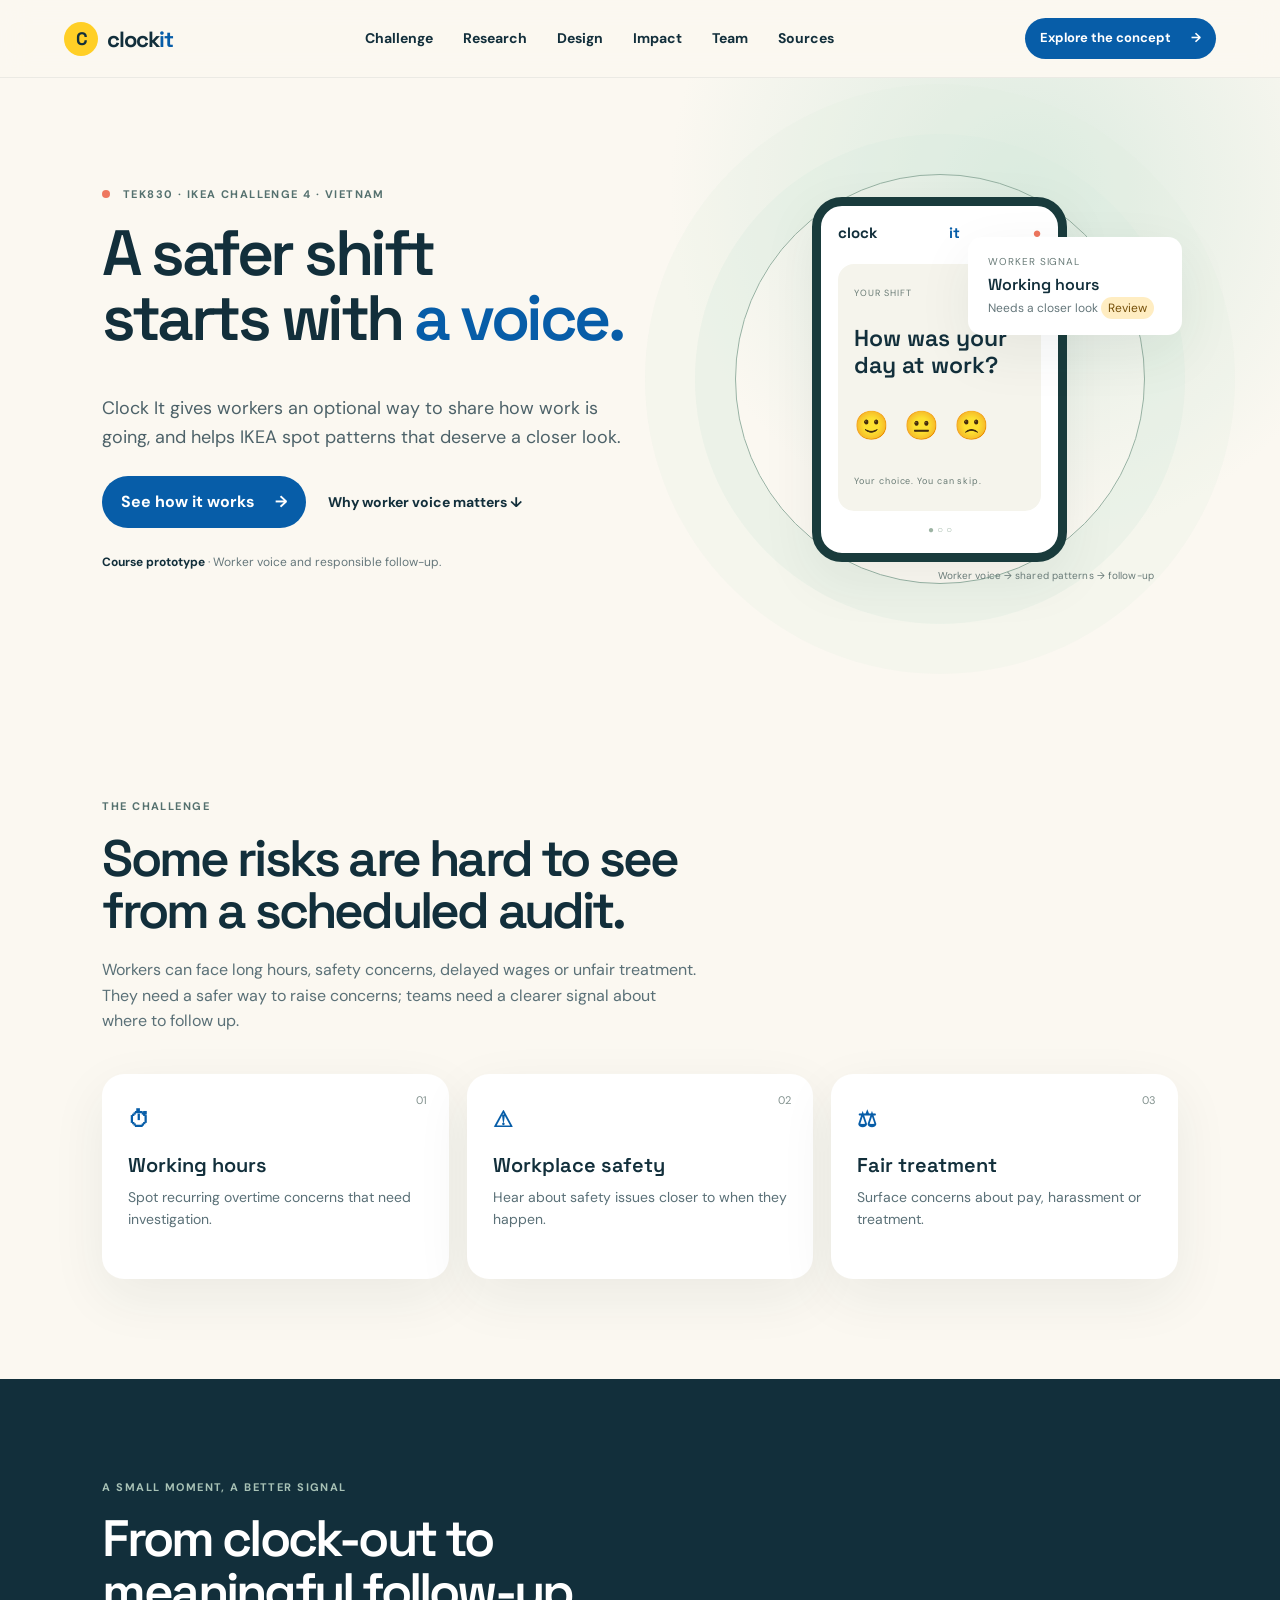
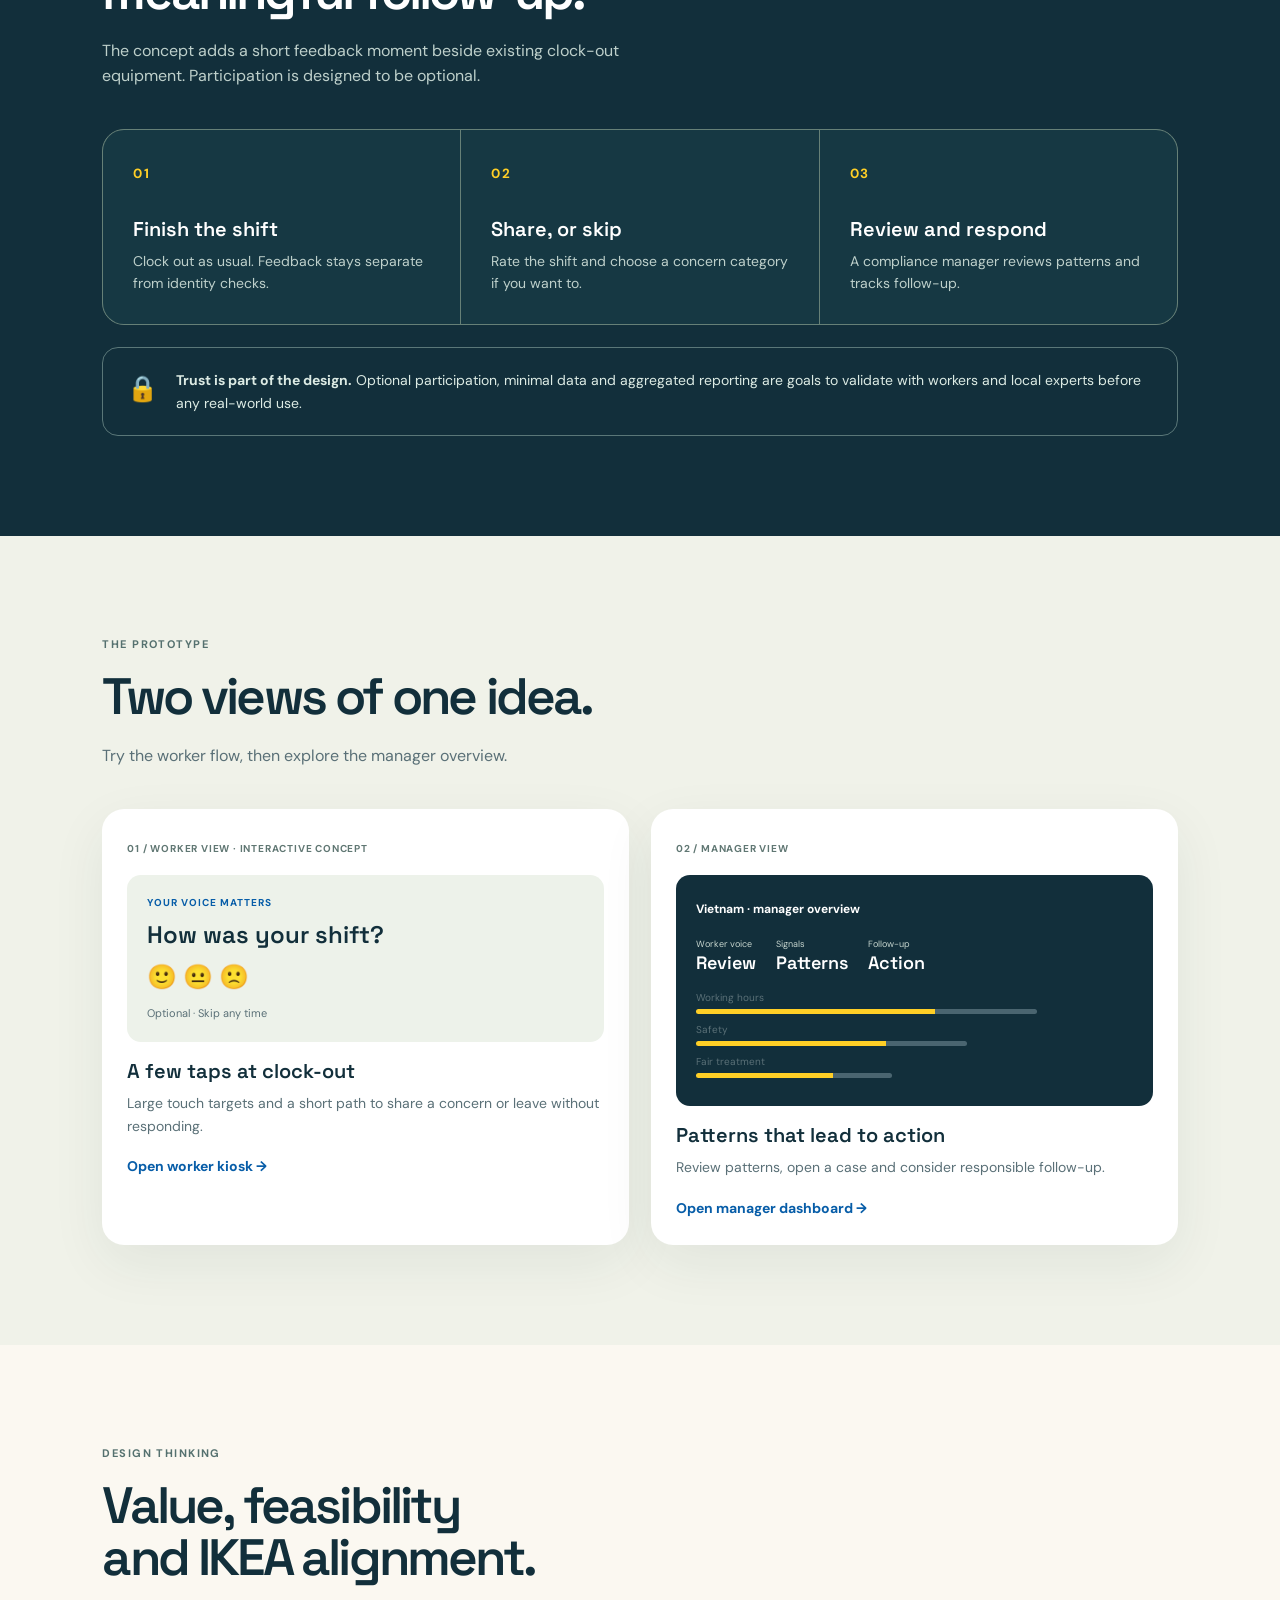
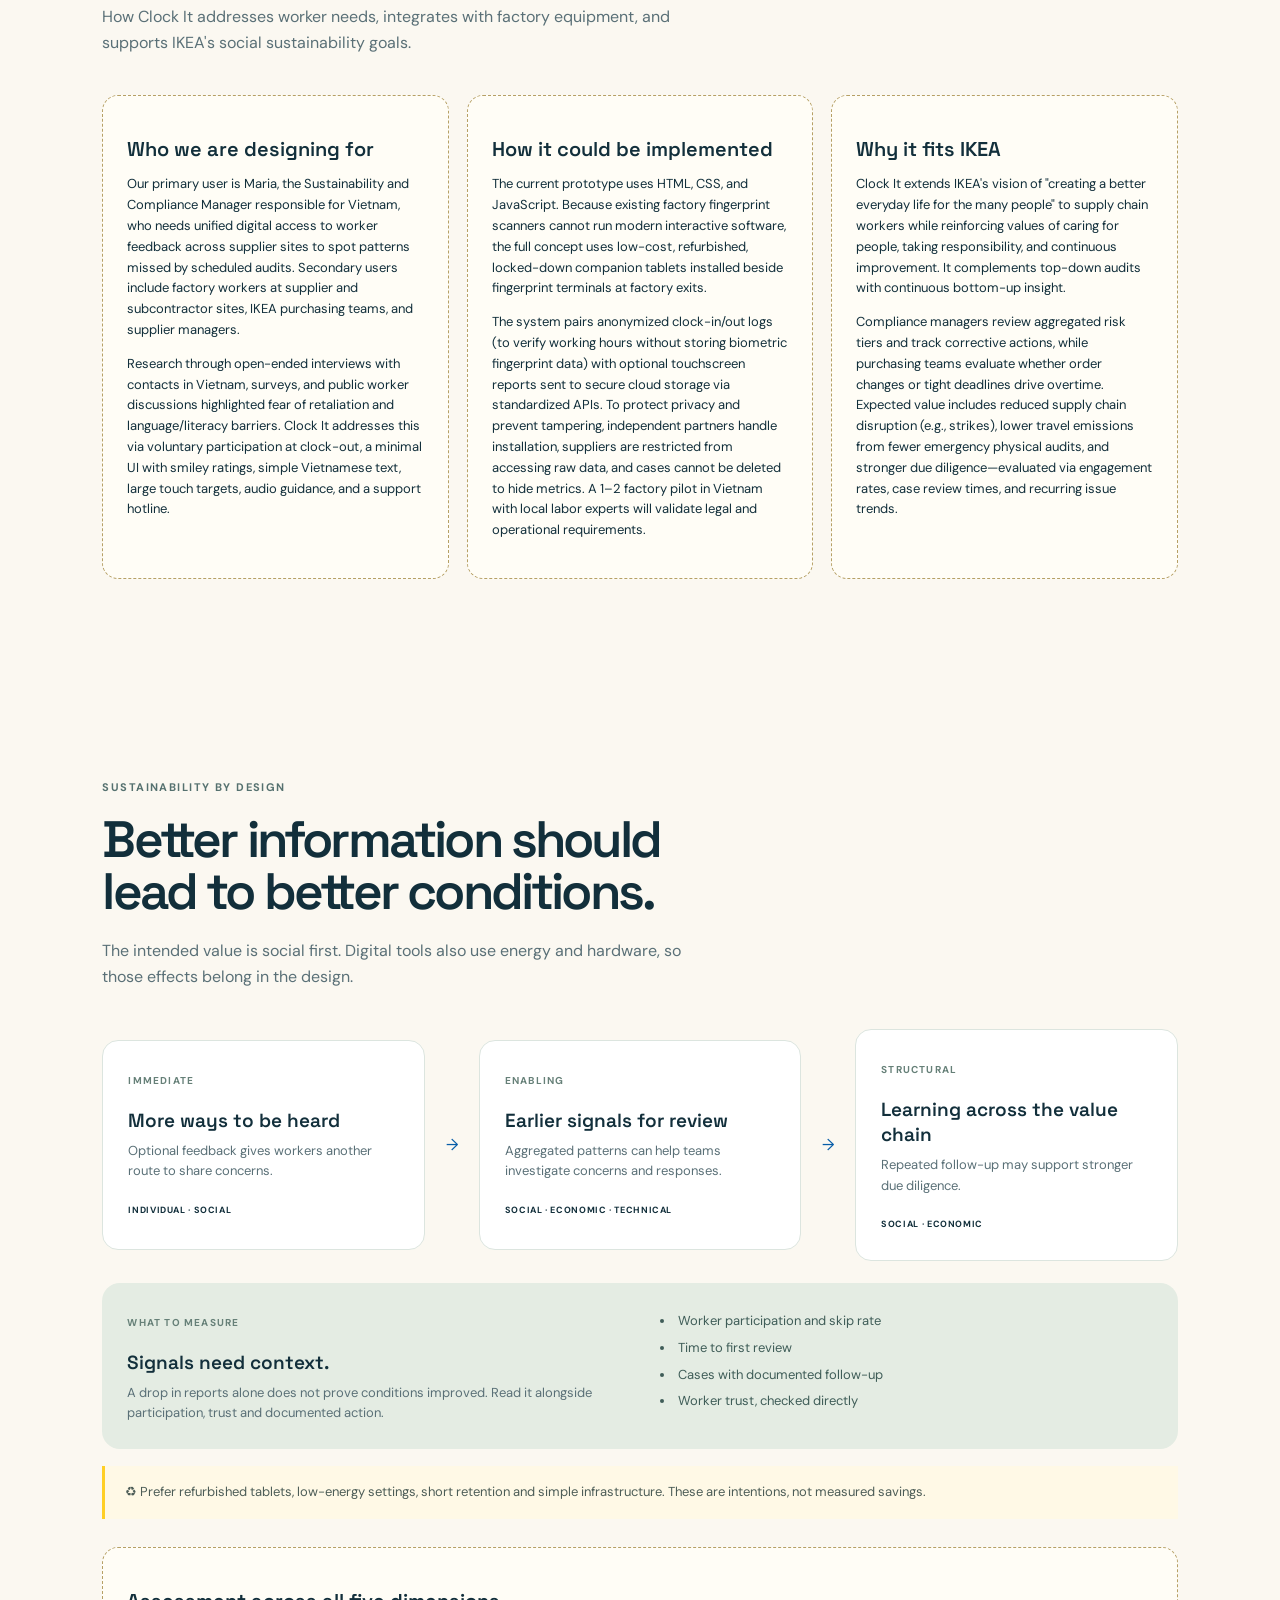
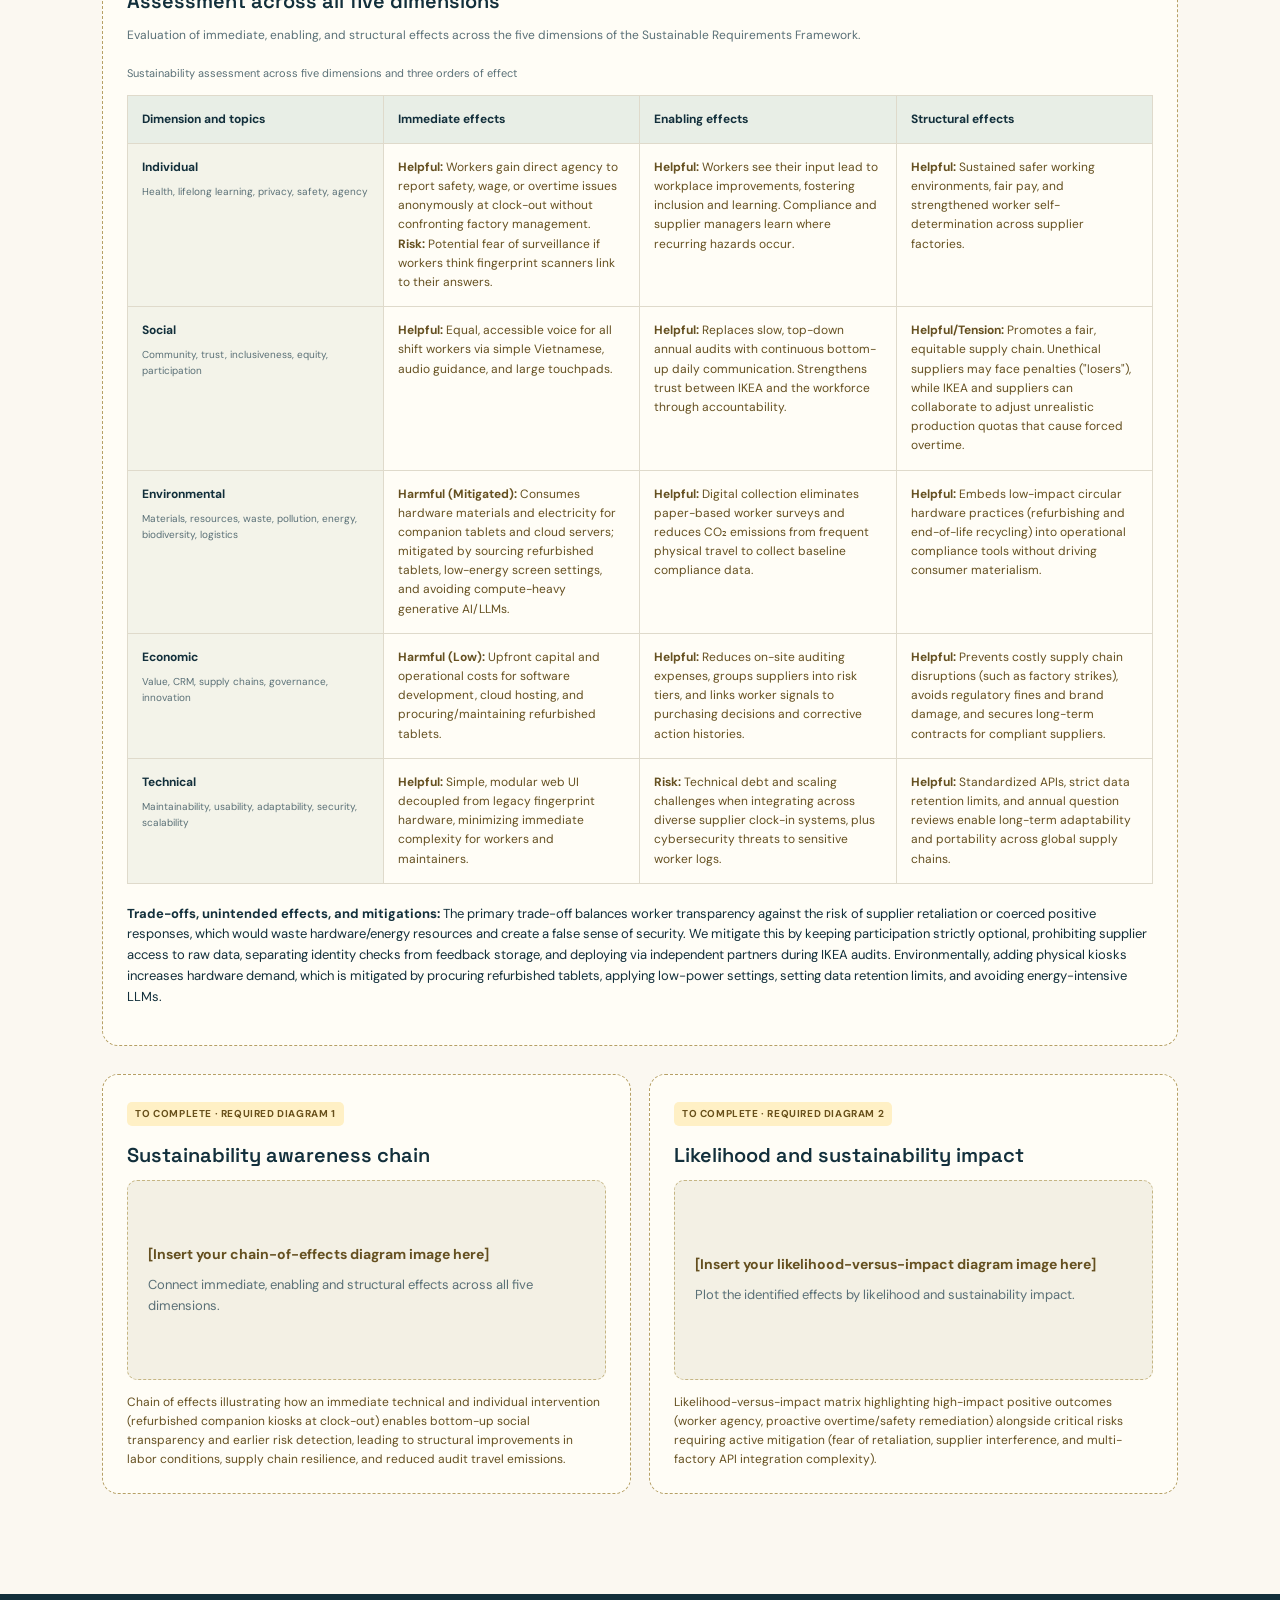
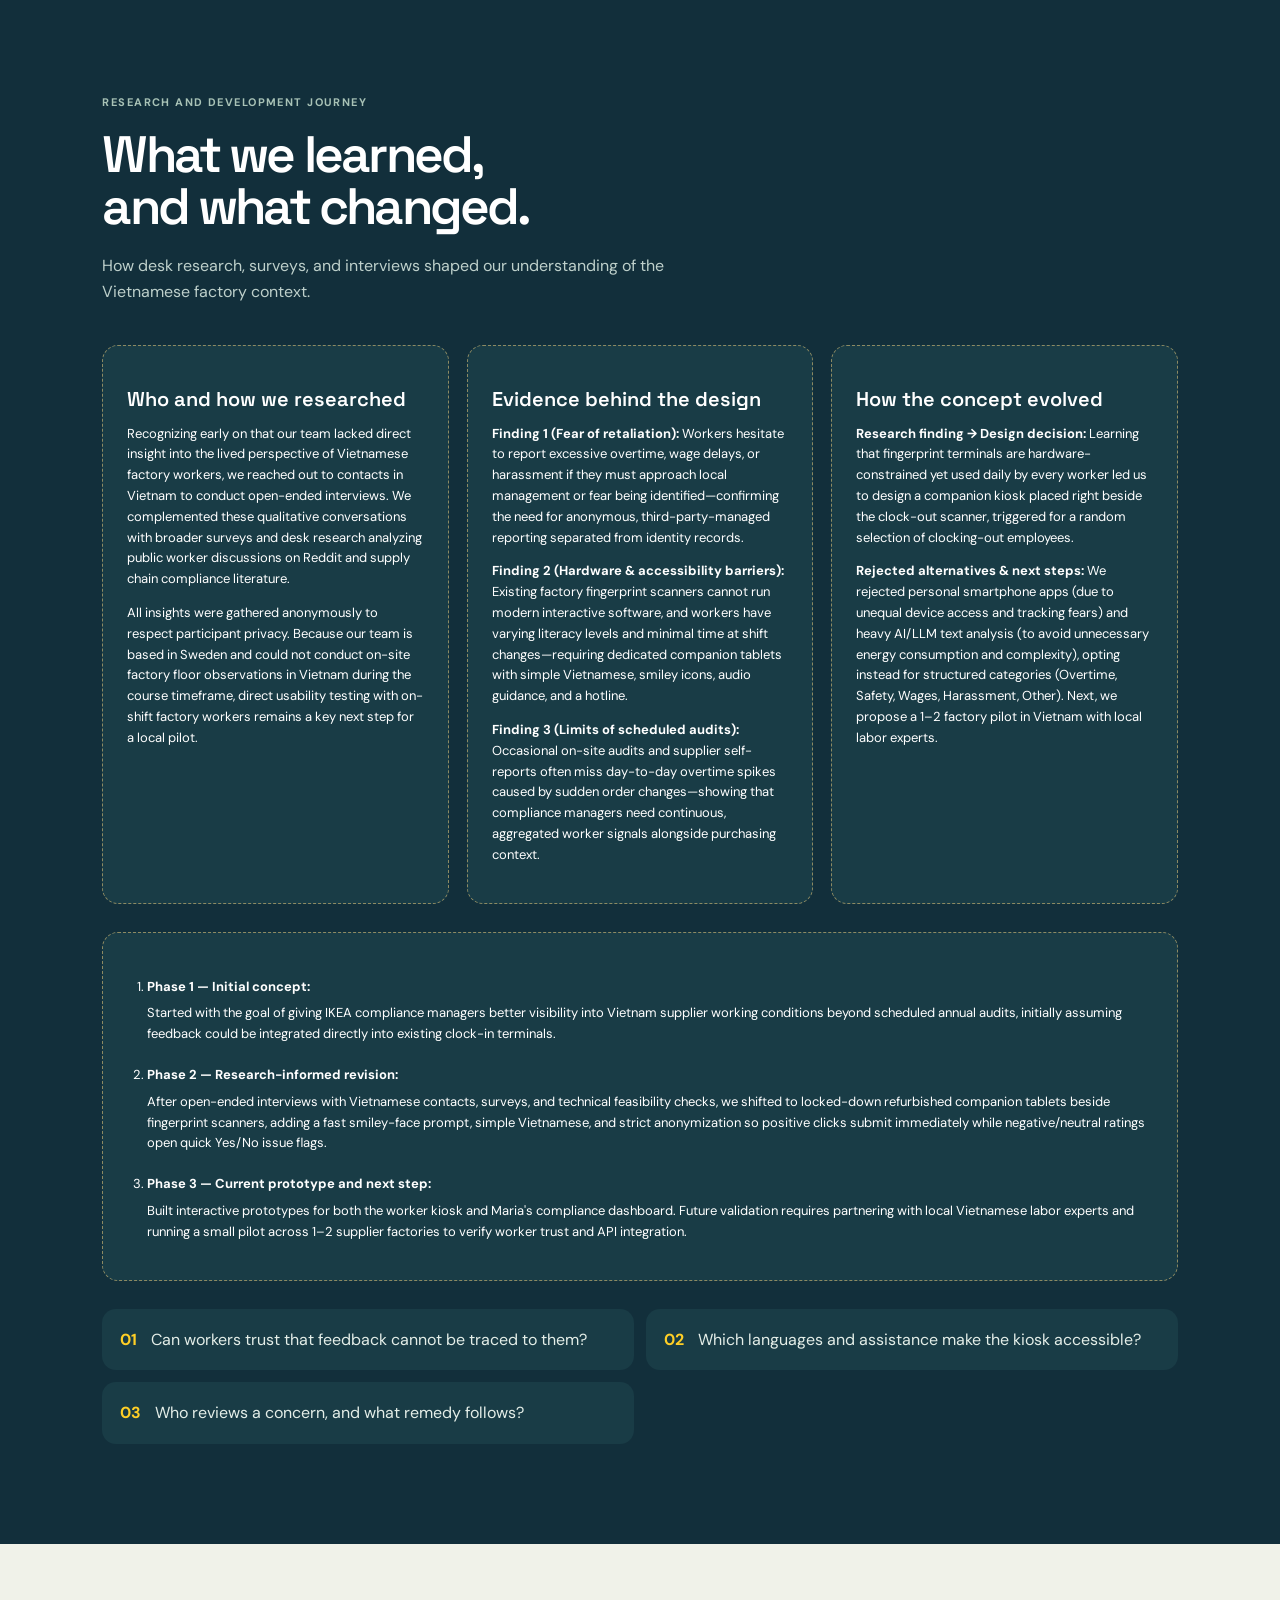
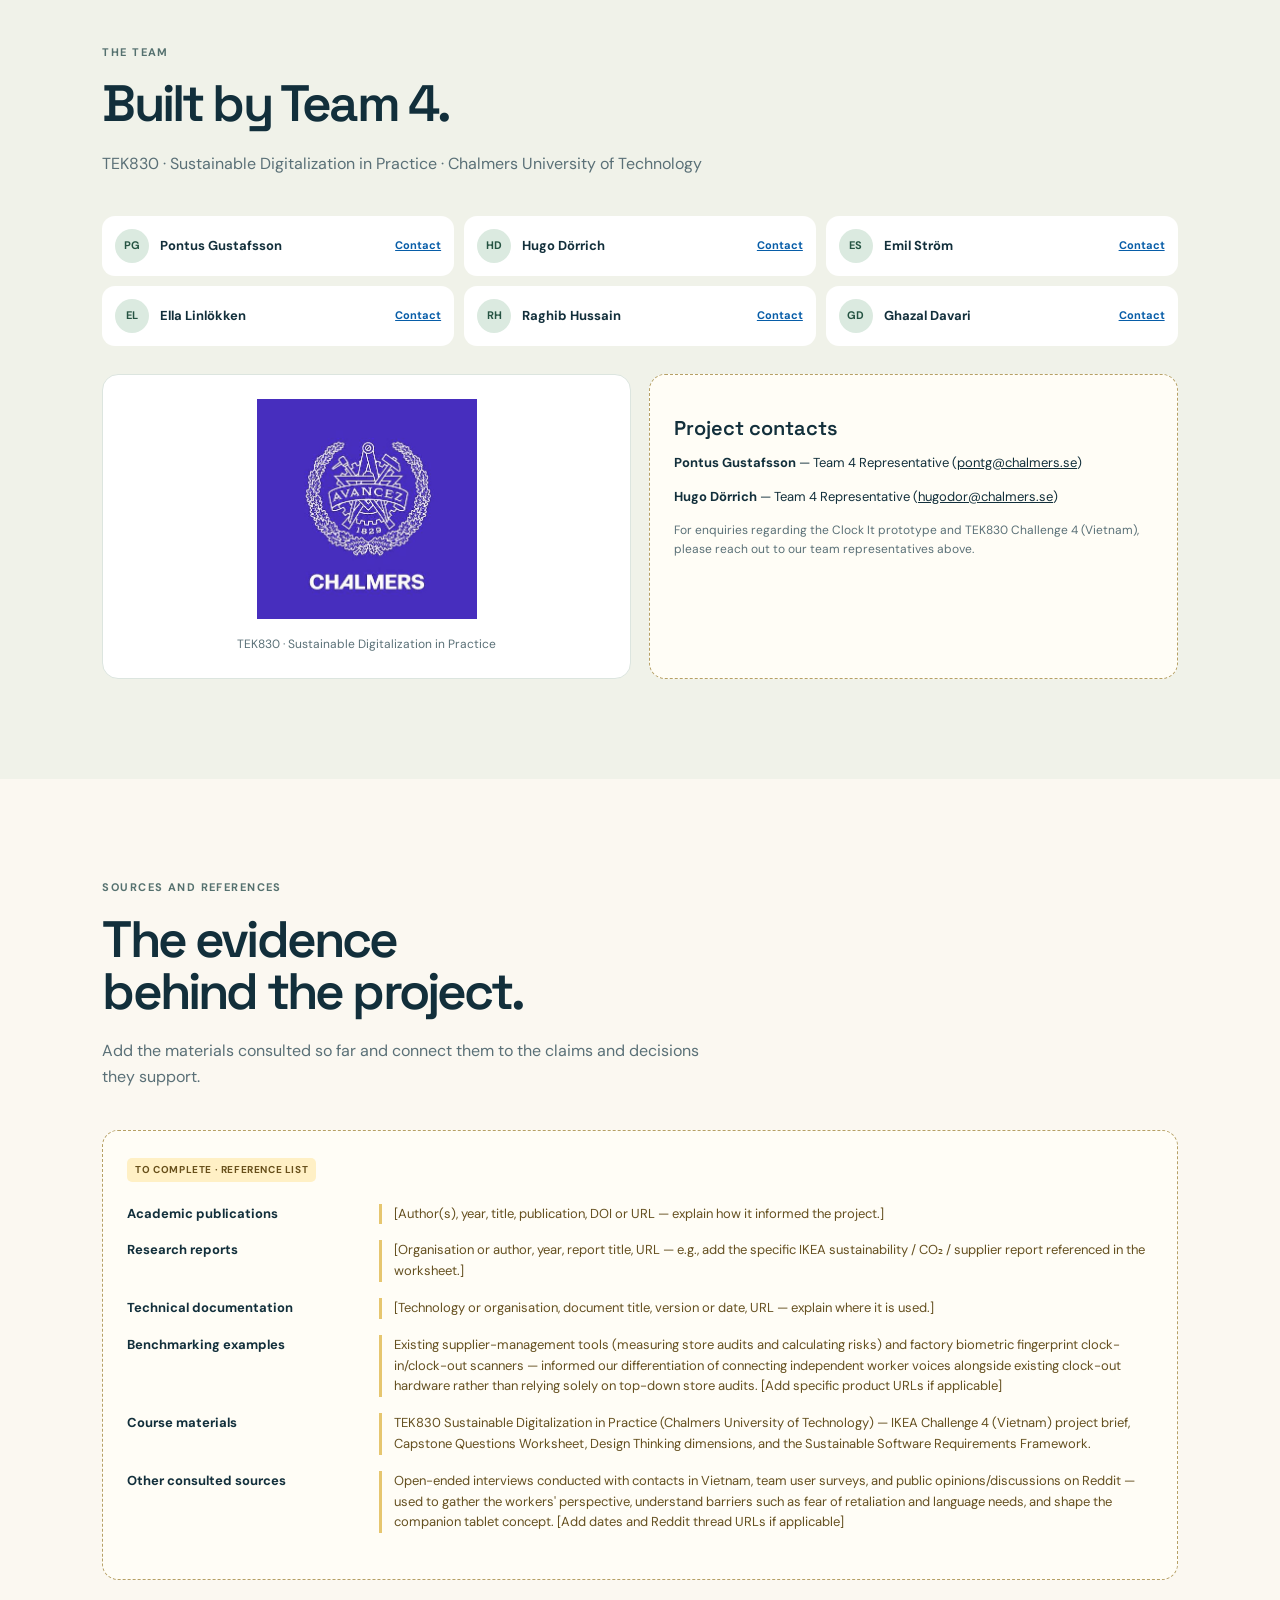
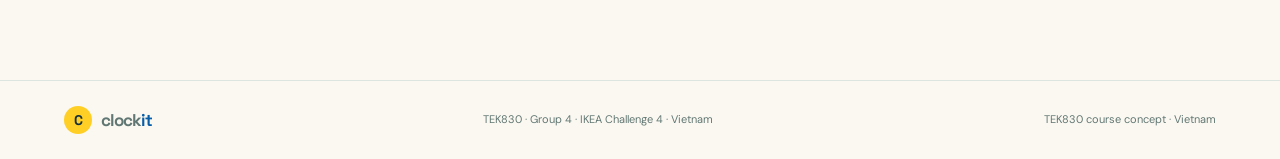
<file: showcase-site/index.html>
<!doctype html>
<html lang="en">
<head>
  <meta charset="utf-8"><meta name="viewport" content="width=device-width,initial-scale=1"><meta name="theme-color" content="#102c3a">
  <title>Clock It | A safer shift starts with a voice</title>
  <link rel="preconnect" href="https://fonts.googleapis.com"><link rel="preconnect" href="https://fonts.gstatic.com" crossorigin>
  <link href="https://fonts.googleapis.com/css2?family=DM+Sans:wght@400;500;600;700&family=Space+Grotesk:wght@500;600;700&display=swap" rel="stylesheet">
  <link rel="stylesheet" href="style.css">
</head>
<body>
<a class="skip" href="#main">Skip to content</a>
<nav class="nav"><a class="brand" href="#home"><b>C</b> clock<span>it</span></a><div class="links"><a href="#challenge">Challenge</a><a href="#research">Research</a><a href="#design-thinking">Design</a><a href="#impact">Impact</a><a href="#team">Team</a><a href="#references">Sources</a></div><a class="button button--small" href="#prototype">Explore the concept <i>→</i></a></nav>
<main id="main">
<header class="hero" id="home">
  <div class="hero-copy"><p class="eyebrow"><i></i> TEK830 · IKEA CHALLENGE 4 · VIETNAM</p><h1>A safer shift<br>starts with <em>a voice.</em></h1><p class="lead">Clock It gives workers an optional way to share how work is going, and helps IKEA spot patterns that deserve a closer look.</p><div class="actions"><a class="button" href="#flow">See how it works <i>→</i></a><a class="text-link" href="#challenge">Why worker voice matters <i>↓</i></a></div><p class="demo-note"><b>Course prototype</b> · Worker voice and responsible follow-up.</p></div>
  <div class="hero-art" aria-hidden="true"><div class="orbit"></div><div class="device"><div class="device-head">clock<span>it</span><b>●</b></div><div class="device-screen"><small>YOUR SHIFT</small><strong>How was your<br>day at work?</strong><span>🙂 😐 🙁</span><small>Your choice. You can skip.</small></div><div class="dots">● ○ ○</div></div><div class="signal"><small>WORKER SIGNAL</small><b>Working hours</b><span>Needs a closer look <i>Review</i></span></div><p class="art-caption">Worker voice → shared patterns → follow-up</p></div>
</header>

<section class="section" id="challenge"><div class="intro"><p class="eyebrow">THE CHALLENGE</p><h2>Some risks are hard to see<br>from a scheduled audit.</h2><p>Workers can face long hours, safety concerns, delayed wages or unfair treatment. They need a safer way to raise concerns; teams need a clearer signal about where to follow up.</p></div><div class="cards"><article><span>01</span><b>⏱</b><h3>Working hours</h3><p>Spot recurring overtime concerns that need investigation.</p></article><article><span>02</span><b>⚠</b><h3>Workplace safety</h3><p>Hear about safety issues closer to when they happen.</p></article><article><span>03</span><b>⚖</b><h3>Fair treatment</h3><p>Surface concerns about pay, harassment or treatment.</p></article></div></section>

<section class="section dark" id="flow"><div class="intro"><p class="eyebrow">A SMALL MOMENT, A BETTER SIGNAL</p><h2>From clock-out to<br>meaningful follow-up.</h2><p>The concept adds a short feedback moment beside existing clock-out equipment. Participation is designed to be optional.</p></div><div class="steps"><article><small>01</small><h3>Finish the shift</h3><p>Clock out as usual. Feedback stays separate from identity checks.</p></article><article><small>02</small><h3>Share, or skip</h3><p>Rate the shift and choose a concern category if you want to.</p></article><article><small>03</small><h3>Review and respond</h3><p>A compliance manager reviews patterns and tracks follow-up.</p></article></div><aside class="trust"><b>🔒</b><p><strong>Trust is part of the design.</strong> Optional participation, minimal data and aggregated reporting are goals to validate with workers and local experts before any real-world use.</p></aside></section>

<section class="section pale" id="prototype"><div class="intro"><p class="eyebrow">THE PROTOTYPE</p><h2>Two views of one idea.</h2><p>Try the worker flow, then explore the manager overview.</p></div><div class="prototype-grid">
<article class="prototype"><small>01 / WORKER VIEW · INTERACTIVE CONCEPT</small><div class="preview worker"><b>YOUR VOICE MATTERS</b><strong>How was your shift?</strong><span>🙂 😐 🙁</span><small>Optional · Skip any time</small></div><h3>A few taps at clock-out</h3><p>Large touch targets and a short path to share a concern or leave without responding.</p><a class="text-link" href="../prototype/kiosk.html">Open worker kiosk <i>→</i></a></article>
<article class="prototype"><small>02 / MANAGER VIEW</small><div class="preview dashboard"><b>Vietnam · manager overview</b><div class="numbers"><span>Worker voice<strong>Review</strong></span><span>Signals<strong>Patterns</strong></span><span>Follow-up<strong>Action</strong></span></div><p>Working hours <i style="width:78%"></i></p><p>Safety <i style="width:62%"></i></p><p>Fair treatment <i style="width:45%"></i></p></div><h3>Patterns that lead to action</h3><p>Review patterns, open a case and consider responsible follow-up.</p><a class="text-link" href="../prototype/ikea_worker_feedback_dashboard.html">Open manager dashboard <i>→</i></a></article></div></section>

<!-- COMPLETED: Design Thinking -->
<section class="section" id="design-thinking">
  <div class="intro">
    <p class="eyebrow">DESIGN THINKING</p>
    <h2>Value, feasibility<br>and IKEA alignment.</h2>
    <p>How Clock It addresses worker needs, integrates with factory equipment, and supports IKEA's social sustainability goals.</p>
  </div>
  <div class="fill-grid">
    <article class="fill-card">
      <h3>Who we are designing for</h3>
      <p>Our primary user is Maria, the Sustainability and Compliance Manager responsible for Vietnam, who needs unified digital access to worker feedback across supplier sites to spot patterns missed by scheduled audits. Secondary users include factory workers at supplier and subcontractor sites, IKEA purchasing teams, and supplier managers.</p>
      <p>Research through open-ended interviews with contacts in Vietnam, surveys, and public worker discussions highlighted fear of retaliation and language/literacy barriers. Clock It addresses this via voluntary participation at clock-out, a minimal UI with smiley ratings, simple Vietnamese text, large touch targets, audio guidance, and a support hotline.</p>
    </article>
    <article class="fill-card">
      <h3>How it could be implemented</h3>
      <p>The current prototype uses HTML, CSS, and JavaScript. Because existing factory fingerprint scanners cannot run modern interactive software, the full concept uses low-cost, refurbished, locked-down companion tablets installed beside fingerprint terminals at factory exits.</p>
      <p>The system pairs anonymized clock-in/out logs (to verify working hours without storing biometric fingerprint data) with optional touchscreen reports sent to secure cloud storage via standardized APIs. To protect privacy and prevent tampering, independent partners handle installation, suppliers are restricted from accessing raw data, and cases cannot be deleted to hide metrics. A 1–2 factory pilot in Vietnam with local labor experts will validate legal and operational requirements.</p>
    </article>
    <article class="fill-card">
      <h3>Why it fits IKEA</h3>
      <p>Clock It extends IKEA's vision of "creating a better everyday life for the many people" to supply chain workers while reinforcing values of caring for people, taking responsibility, and continuous improvement. It complements top-down audits with continuous bottom-up insight.</p>
      <p>Compliance managers review aggregated risk tiers and track corrective actions, while purchasing teams evaluate whether order changes or tight deadlines drive overtime. Expected value includes reduced supply chain disruption (e.g., strikes), lower travel emissions from fewer emergency physical audits, and stronger due diligence—evaluated via engagement rates, case review times, and recurring issue trends.</p>
    </article>
  </div>
</section>

<section class="section" id="impact"><div class="intro"><p class="eyebrow">SUSTAINABILITY BY DESIGN</p><h2>Better information should<br>lead to better conditions.</h2><p>The intended value is social first. Digital tools also use energy and hardware, so those effects belong in the design.</p></div><div class="effects"><article><small>IMMEDIATE</small><h3>More ways to be heard</h3><p>Optional feedback gives workers another route to share concerns.</p><b>INDIVIDUAL · SOCIAL</b></article><i>→</i><article><small>ENABLING</small><h3>Earlier signals for review</h3><p>Aggregated patterns can help teams investigate concerns and responses.</p><b>SOCIAL · ECONOMIC · TECHNICAL</b></article><i>→</i><article><small>STRUCTURAL</small><h3>Learning across the value chain</h3><p>Repeated follow-up may support stronger due diligence.</p><b>SOCIAL · ECONOMIC</b></article></div><div class="measures"><div><small>WHAT TO MEASURE</small><h3>Signals need context.</h3><p>A drop in reports alone does not prove conditions improved. Read it alongside participation, trust and documented action.</p></div><ul><li>Worker participation and skip rate</li><li>Time to first review</li><li>Cases with documented follow-up</li><li>Worker trust, checked directly</li></ul></div><p class="resource">♻ Prefer refurbished tablets, low-energy settings, short retention and simple infrastructure. These are intentions, not measured savings.</p>

<!-- COMPLETED: Sustainable Requirements Framework -->
<div class="completion-block">
  <h3>Assessment across all five dimensions</h3>
  <p class="fill-hint">Evaluation of immediate, enabling, and structural effects across the five dimensions of the Sustainable Requirements Framework.</p>
  <div class="assessment-scroll" role="region" aria-label="Sustainability assessment" tabindex="0">
    <table class="assessment-table">
      <caption>Sustainability assessment across five dimensions and three orders of effect</caption>
      <thead><tr><th scope="col">Dimension and topics</th><th scope="col">Immediate effects</th><th scope="col">Enabling effects</th><th scope="col">Structural effects</th></tr></thead>
      <tbody>
        <tr>
          <th scope="row">Individual<small>Health, lifelong learning, privacy, safety, agency</small></th>
          <td><strong>Helpful:</strong> Workers gain direct agency to report safety, wage, or overtime issues anonymously at clock-out without confronting factory management.<br><strong>Risk:</strong> Potential fear of surveillance if workers think fingerprint scanners link to their answers.</td>
          <td><strong>Helpful:</strong> Workers see their input lead to workplace improvements, fostering inclusion and learning. Compliance and supplier managers learn where recurring hazards occur.</td>
          <td><strong>Helpful:</strong> Sustained safer working environments, fair pay, and strengthened worker self-determination across supplier factories.</td>
        </tr>
        <tr>
          <th scope="row">Social<small>Community, trust, inclusiveness, equity, participation</small></th>
          <td><strong>Helpful:</strong> Equal, accessible voice for all shift workers via simple Vietnamese, audio guidance, and large touchpads.</td>
          <td><strong>Helpful:</strong> Replaces slow, top-down annual audits with continuous bottom-up daily communication. Strengthens trust between IKEA and the workforce through accountability.</td>
          <td><strong>Helpful/Tension:</strong> Promotes a fair, equitable supply chain. Unethical suppliers may face penalties ("losers"), while IKEA and suppliers can collaborate to adjust unrealistic production quotas that cause forced overtime.</td>
        </tr>
        <tr>
          <th scope="row">Environmental<small>Materials, resources, waste, pollution, energy, biodiversity, logistics</small></th>
          <td><strong>Harmful (Mitigated):</strong> Consumes hardware materials and electricity for companion tablets and cloud servers; mitigated by sourcing refurbished tablets, low-energy screen settings, and avoiding compute-heavy generative AI/LLMs.</td>
          <td><strong>Helpful:</strong> Digital collection eliminates paper-based worker surveys and reduces CO₂ emissions from frequent physical travel to collect baseline compliance data.</td>
          <td><strong>Helpful:</strong> Embeds low-impact circular hardware practices (refurbishing and end-of-life recycling) into operational compliance tools without driving consumer materialism.</td>
        </tr>
        <tr>
          <th scope="row">Economic<small>Value, CRM, supply chains, governance, innovation</small></th>
          <td><strong>Harmful (Low):</strong> Upfront capital and operational costs for software development, cloud hosting, and procuring/maintaining refurbished tablets.</td>
          <td><strong>Helpful:</strong> Reduces on-site auditing expenses, groups suppliers into risk tiers, and links worker signals to purchasing decisions and corrective action histories.</td>
          <td><strong>Helpful:</strong> Prevents costly supply chain disruptions (such as factory strikes), avoids regulatory fines and brand damage, and secures long-term contracts for compliant suppliers.</td>
        </tr>
        <tr>
          <th scope="row">Technical<small>Maintainability, usability, adaptability, security, scalability</small></th>
          <td><strong>Helpful:</strong> Simple, modular web UI decoupled from legacy fingerprint hardware, minimizing immediate complexity for workers and maintainers.</td>
          <td><strong>Risk:</strong> Technical debt and scaling challenges when integrating across diverse supplier clock-in systems, plus cybersecurity threats to sensitive worker logs.</td>
          <td><strong>Helpful:</strong> Standardized APIs, strict data retention limits, and annual question reviews enable long-term adaptability and portability across global supply chains.</td>
        </tr>
      </tbody>
    </table>
  </div>
  <p><strong>Trade-offs, unintended effects, and mitigations:</strong> The primary trade-off balances worker transparency against the risk of supplier retaliation or coerced positive responses, which would waste hardware/energy resources and create a false sense of security. We mitigate this by keeping participation strictly optional, prohibiting supplier access to raw data, separating identity checks from feedback storage, and deploying via independent partners during IKEA audits. Environmentally, adding physical kiosks increases hardware demand, which is mitigated by procuring refurbished tablets, applying low-power settings, setting data retention limits, and avoiding energy-intensive LLMs.</p>
</div>

<div class="diagram-grid">
  <figure class="diagram-slot">
    <span class="placeholder-label">TO COMPLETE · REQUIRED DIAGRAM 1</span>
    <h3>Sustainability awareness chain</h3>
    <div class="diagram-empty"><strong>[Insert your chain-of-effects diagram image here]</strong><p>Connect immediate, enabling and structural effects across all five dimensions.</p></div>
    <figcaption>Chain of effects illustrating how an immediate technical and individual intervention (refurbished companion kiosks at clock-out) enables bottom-up social transparency and earlier risk detection, leading to structural improvements in labor conditions, supply chain resilience, and reduced audit travel emissions.</figcaption>
  </figure>

  <figure class="diagram-slot">
    <span class="placeholder-label">TO COMPLETE · REQUIRED DIAGRAM 2</span>
    <h3>Likelihood and sustainability impact</h3>
    <div class="diagram-empty"><strong>[Insert your likelihood-versus-impact diagram image here]</strong><p>Plot the identified effects by likelihood and sustainability impact.</p></div>
    <figcaption>Likelihood-versus-impact matrix highlighting high-impact positive outcomes (worker agency, proactive overtime/safety remediation) alongside critical risks requiring active mitigation (fear of retaliation, supplier interference, and multi-factory API integration complexity).</figcaption>
  </figure>
</div>
</section>

<!-- COMPLETED: Research and Development Journey -->
<section class="section dark research" id="research">
  <div class="intro">
    <p class="eyebrow">RESEARCH AND DEVELOPMENT JOURNEY</p>
    <h2>What we learned,<br>and what changed.</h2>
    <p>How desk research, surveys, and interviews shaped our understanding of the Vietnamese factory context.</p>
  </div>
  <div class="fill-grid">
    <article class="fill-card">
      <h3>Who and how we researched</h3>
      <p>Recognizing early on that our team lacked direct insight into the lived perspective of Vietnamese factory workers, we reached out to contacts in Vietnam to conduct open-ended interviews. We complemented these qualitative conversations with broader surveys and desk research analyzing public worker discussions on Reddit and supply chain compliance literature.</p>
      <p>All insights were gathered anonymously to respect participant privacy. Because our team is based in Sweden and could not conduct on-site factory floor observations in Vietnam during the course timeframe, direct usability testing with on-shift factory workers remains a key next step for a local pilot.</p>
    </article>
    <article class="fill-card">
      <h3>Evidence behind the design</h3>
      <p><strong>Finding 1 (Fear of retaliation):</strong> Workers hesitate to report excessive overtime, wage delays, or harassment if they must approach local management or fear being identified—confirming the need for anonymous, third-party-managed reporting separated from identity records.</p>
      <p><strong>Finding 2 (Hardware & accessibility barriers):</strong> Existing factory fingerprint scanners cannot run modern interactive software, and workers have varying literacy levels and minimal time at shift changes—requiring dedicated companion tablets with simple Vietnamese, smiley icons, audio guidance, and a hotline.</p>
      <p><strong>Finding 3 (Limits of scheduled audits):</strong> Occasional on-site audits and supplier self-reports often miss day-to-day overtime spikes caused by sudden order changes—showing that compliance managers need continuous, aggregated worker signals alongside purchasing context.</p>
    </article>
    <article class="fill-card">
      <h3>How the concept evolved</h3>
      <p><strong>Research finding → Design decision:</strong> Learning that fingerprint terminals are hardware-constrained yet used daily by every worker led us to design a companion kiosk placed right beside the clock-out scanner, triggered for a random selection of clocking-out employees.</p>
      <p><strong>Rejected alternatives & next steps:</strong> We rejected personal smartphone apps (due to unequal device access and tracking fears) and heavy AI/LLM text analysis (to avoid unnecessary energy consumption and complexity), opting instead for structured categories (Overtime, Safety, Wages, Harassment, Other). Next, we propose a 1–2 factory pilot in Vietnam with local labor experts.</p>
    </article>
  </div>
  <div class="completion-block journey-block">
    <ol class="journey-list">
      <li><strong>Phase 1 — Initial concept:</strong><p>Started with the goal of giving IKEA compliance managers better visibility into Vietnam supplier working conditions beyond scheduled annual audits, initially assuming feedback could be integrated directly into existing clock-in terminals.</p></li>
      <li><strong>Phase 2 — Research-informed revision:</strong><p>After open-ended interviews with Vietnamese contacts, surveys, and technical feasibility checks, we shifted to locked-down refurbished companion tablets beside fingerprint scanners, adding a fast smiley-face prompt, simple Vietnamese, and strict anonymization so positive clicks submit immediately while negative/neutral ratings open quick Yes/No issue flags.</p></li>
      <li><strong>Phase 3 — Current prototype and next step:</strong><p>Built interactive prototypes for both the worker kiosk and Maria's compliance dashboard. Future validation requires partnering with local Vietnamese labor experts and running a small pilot across 1–2 supplier factories to verify worker trust and API integration.</p></li>
    </ol>
  </div>
  <div class="questions"><p><b>01</b> Can workers trust that feedback cannot be traced to them?</p><p><b>02</b> Which languages and assistance make the kiosk accessible?</p><p><b>03</b> Who reviews a concern, and what remedy follows?</p></div>
</section>

<section class="section pale" id="team"><div class="intro"><p class="eyebrow">THE TEAM</p><h2>Built by Team 4.</h2><p>TEK830 · Sustainable Digitalization in Practice · Chalmers University of Technology</p></div><div class="team"><article><b>PG</b>Pontus Gustafsson<a href="mailto:pontg@chalmers.se">Contact</a></article><article><b>HD</b>Hugo Dörrich<a href="mailto:hugodor@chalmers.se">Contact</a></article><article><b>ES</b>Emil Ström<a href="mailto:emilstro@chalmers.se">Contact</a></article><article><b>EL</b>Ella Linlökken<a href="mailto:ellalinl@chalmers.se">Contact</a></article><article><b>RH</b>Raghib Hussain<a href="mailto:raghib@chalmers.se">Contact</a></article><article><b>GD</b>Ghazal Davari<a href="mailto:ghazald@chalmers.se">Contact</a></article></div>

<div class="team-completion">
  <div class="logo-slot" style="border: 1px solid var(--line); background: #fff; align-items: center; text-align: center;">
    <img src="chalmers_logo.jpeg" alt="Chalmers University of Technology logo" style="max-width: 220px; width: 100%; height: auto; display: block; margin: 0 auto;">
    <p class="fill-hint">TEK830 · Sustainable Digitalization in Practice</p>
  </div>
  <div class="fill-card">
    <h3>Project contacts</h3>
    <p><strong>Pontus Gustafsson</strong> — Team 4 Representative (<a href="mailto:pontg@chalmers.se">pontg@chalmers.se</a>)</p>
    <p><strong>Hugo Dörrich</strong> — Team 4 Representative (<a href="mailto:hugodor@chalmers.se">hugodor@chalmers.se</a>)</p>
    <p class="fill-hint">For enquiries regarding the Clock It prototype and TEK830 Challenge 4 (Vietnam), please reach out to our team representatives above.</p>
  </div>
</div>
</section>

<!-- SOURCES AND REFERENCES: Only worksheet-backed items filled in; others kept as placeholders -->
<section class="section" id="references">
  <div class="intro">
    <p class="eyebrow">SOURCES AND REFERENCES</p>
    <h2>The evidence<br>behind the project.</h2>
    <p>Add the materials consulted so far and connect them to the claims and decisions they support.</p>
  </div>
  <div class="completion-block">
    <span class="placeholder-label">TO COMPLETE · REFERENCE LIST</span>
    <dl class="reference-list">
      <dt>Academic publications</dt>
      <dd>[Author(s), year, title, publication, DOI or URL — explain how it informed the project.]</dd>
      
      <dt>Research reports</dt>
      <dd>[Organisation or author, year, report title, URL — e.g., add the specific IKEA sustainability / CO₂ / supplier report referenced in the worksheet.]</dd>
      
      <dt>Technical documentation</dt>
      <dd>[Technology or organisation, document title, version or date, URL — explain where it is used.]</dd>
      
      <dt>Benchmarking examples</dt>
      <dd>Existing supplier-management tools (measuring store audits and calculating risks) and factory biometric fingerprint clock-in/clock-out scanners — informed our differentiation of connecting independent worker voices alongside existing clock-out hardware rather than relying solely on top-down store audits. [Add specific product URLs if applicable]</dd>
      
      <dt>Course materials</dt>
      <dd>TEK830 Sustainable Digitalization in Practice (Chalmers University of Technology) — IKEA Challenge 4 (Vietnam) project brief, Capstone Questions Worksheet, Design Thinking dimensions, and the Sustainable Software Requirements Framework.</dd>
      
      <dt>Other consulted sources</dt>
      <dd>Open-ended interviews conducted with contacts in Vietnam, team user surveys, and public opinions/discussions on Reddit — used to gather the workers' perspective, understand barriers such as fear of retaliation and language needs, and shape the companion tablet concept. [Add dates and Reddit thread URLs if applicable]</dd>
    </dl>
  </div>
</section>
</main><footer><a class="brand" href="#home"><b>C</b> clock<span>it</span></a><span>TEK830 · Group 4 · IKEA Challenge 4 · Vietnam</span><span>TEK830 course concept · Vietnam</span></footer>
</body></html>
</file>
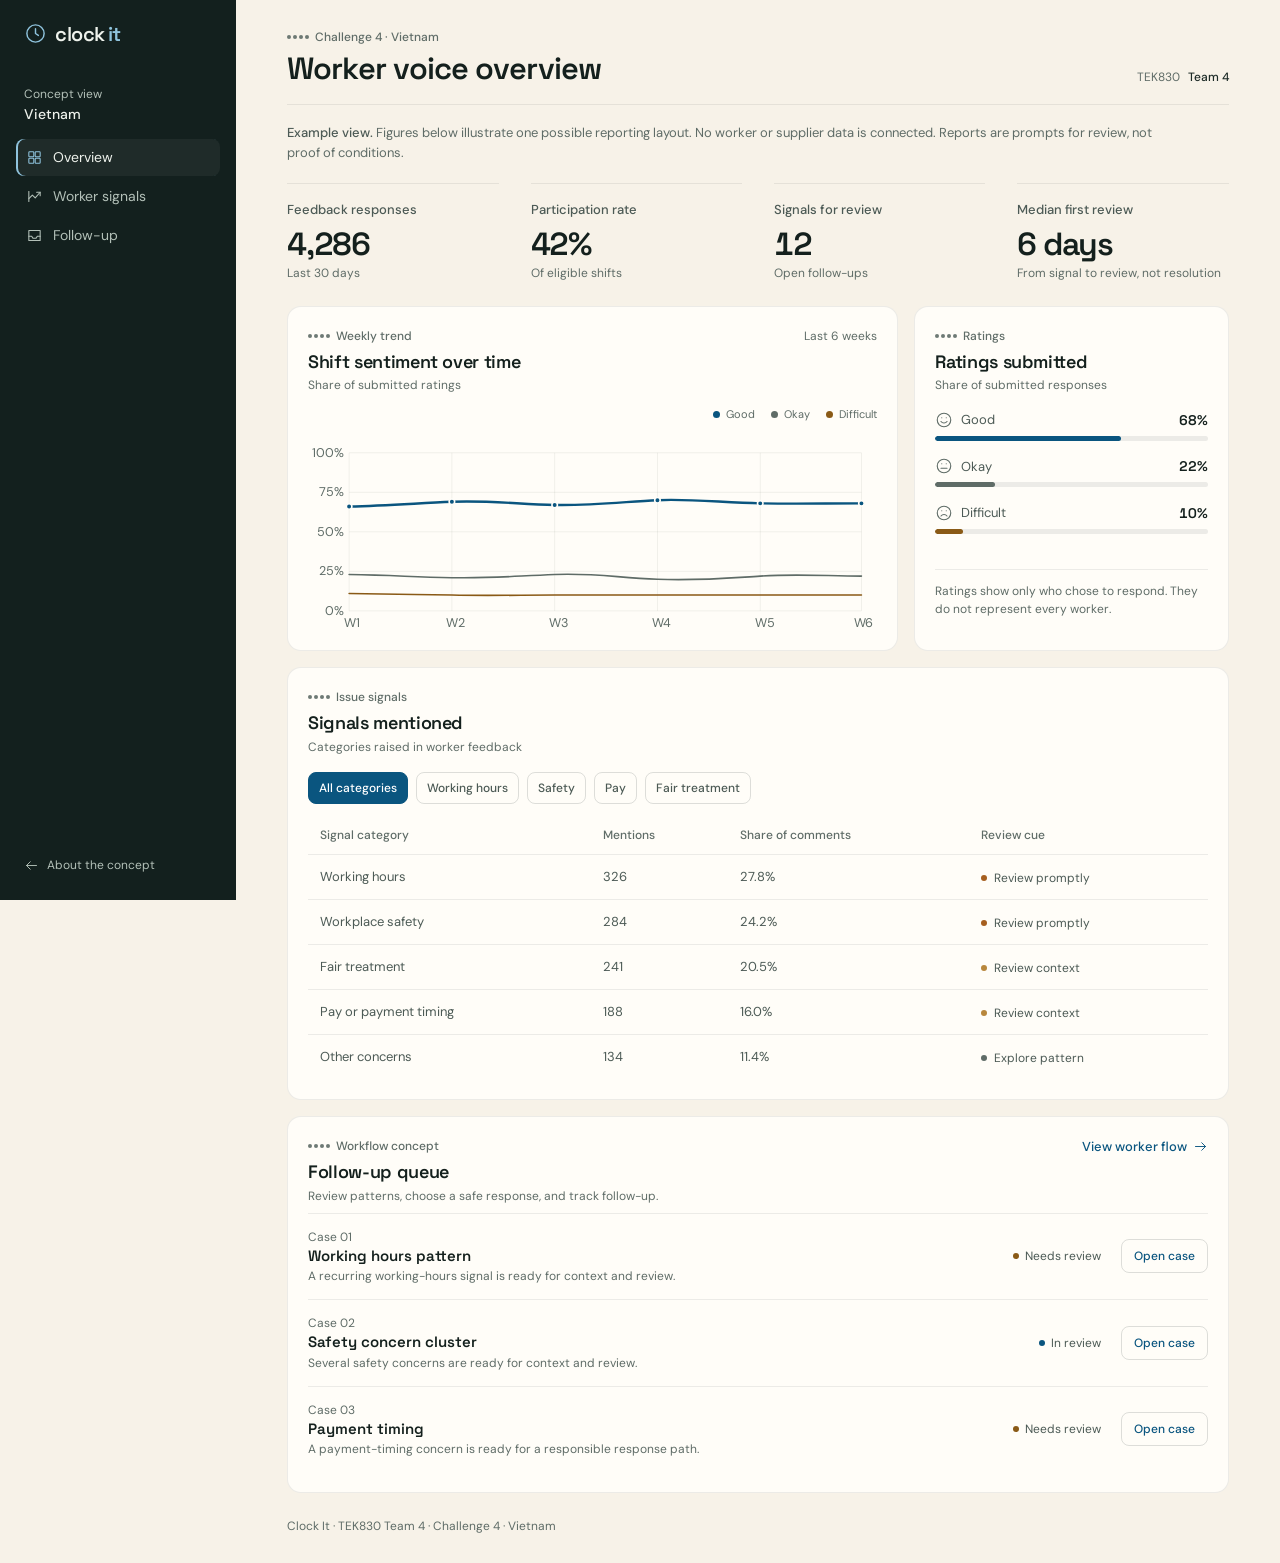
<file: prototype/ikea_worker_feedback_dashboard.html>
<!doctype html>
<html lang="en">
<head>
  <meta charset="utf-8">
  <meta name="viewport" content="width=device-width, initial-scale=1">
  <meta name="theme-color" content="#f7f2e8">
  <meta name="description" content="Interactive manager overview prototype for Clock It: review worker signals and track follow-up.">
  <link rel="canonical" href="https://clock-it.tech/prototype/ikea_worker_feedback_dashboard.html">
  <link rel="icon" href="../favicon.svg" type="image/svg+xml">
  <title>Clock It | Manager overview prototype</title>
  <link rel="preconnect" href="https://fonts.googleapis.com"><link rel="preconnect" href="https://fonts.gstatic.com" crossorigin>
  <link href="https://fonts.googleapis.com/css2?family=DM+Sans:wght@400;500;600&family=Space+Grotesk:wght@500;600&display=swap" rel="stylesheet">
  <link rel="stylesheet" href="dashboard.css?v=7">
  <link rel="stylesheet" href="dashboard-responsive.css?v=3">
</head>
<body class="dashboard-page">
  <svg class="sprite" aria-hidden="true" focusable="false">
    <symbol id="i-clock" viewBox="0 0 24 24"><circle cx="12" cy="12" r="9"/><path d="M12 7v5l3 2"/></symbol>
    <symbol id="i-grid" viewBox="0 0 24 24"><rect x="4" y="4" width="7" height="7" rx="1"/><rect x="13" y="4" width="7" height="7" rx="1"/><rect x="4" y="13" width="7" height="7" rx="1"/><rect x="13" y="13" width="7" height="7" rx="1"/></symbol>
    <symbol id="i-chart" viewBox="0 0 24 24"><path d="M4 19V5"/><path d="m4 15 5-5 4 4 7-8"/><path d="M15 6h5v5"/></symbol>
    <symbol id="i-inbox" viewBox="0 0 24 24"><path d="M4 5h16v14H4z"/><path d="M4 13h4l2 3h4l2-3h4"/></symbol>
    <symbol id="i-arrow-left" viewBox="0 0 24 24"><path d="M20 12H4"/><path d="m10 6-6 6 6 6"/></symbol>
    <symbol id="i-arrow-right" viewBox="0 0 24 24"><path d="M4 12h16"/><path d="m14 6 6 6-6 6"/></symbol>
    <symbol id="i-x" viewBox="0 0 24 24"><path d="M6 6l12 12"/><path d="M18 6 6 18"/></symbol>
    <symbol id="i-smile" viewBox="0 0 24 24"><circle cx="12" cy="12" r="9"/><path d="M8 14s1.5 2 4 2 4-2 4-2"/><path d="M9 9h.01"/><path d="M15 9h.01"/></symbol>
    <symbol id="i-meh" viewBox="0 0 24 24"><circle cx="12" cy="12" r="9"/><path d="M8 15h8"/><path d="M9 9h.01"/><path d="M15 9h.01"/></symbol>
    <symbol id="i-frown" viewBox="0 0 24 24"><circle cx="12" cy="12" r="9"/><path d="M16 16s-1.5-2-4-2-4 2-4 2"/><path d="M9 9h.01"/><path d="M15 9h.01"/></symbol>
  </svg>
  <a class="skip-link" href="#main">Skip to overview</a>
  <div class="app-shell">
    <aside class="sidebar">
      <a class="wordmark" href="../index.html" aria-label="Clock It home"><svg class="brand-mark" aria-hidden="true"><use href="#i-clock"/></svg><span class="brand-word">clock<span class="brand-it">it</span></span></a>
      <div class="workspace-label">Concept view<span>Vietnam</span></div>
      <nav aria-label="Dashboard sections">
        <a class="nav-link active" href="#overview"><svg class="icon" aria-hidden="true"><use href="#i-grid"/></svg>Overview</a>
        <a class="nav-link" href="#patterns"><svg class="icon" aria-hidden="true"><use href="#i-chart"/></svg>Worker signals</a>
        <a class="nav-link" href="#follow-up"><svg class="icon" aria-hidden="true"><use href="#i-inbox"/></svg>Follow-up</a>
      </nav>
      <div class="sidebar-bottom"><a href="../index.html"><svg class="icon" aria-hidden="true"><use href="#i-arrow-left"/></svg>About the concept</a></div>
    </aside>
    <main id="main" class="main-content">
      <header class="topbar">
        <div>
          <p class="eyebrow">Challenge 4 · Vietnam</p>
          <h1>Worker voice overview</h1>
        </div>
        <div class="profile-chip"><span>TEK830</span><b>Team 4</b></div>
      </header>
      <p class="page-note" role="note"><strong>Example view.</strong> Figures below illustrate one possible reporting layout. No worker or supplier data is connected. Reports are prompts for review, not proof of conditions.</p>
      <section id="overview" class="metric-grid" aria-label="Overview metrics">
        <article class="metric-card"><p class="metric-label">Feedback responses</p><strong>4,286</strong><p class="metric-note">Last 30 days</p></article>
        <article class="metric-card"><p class="metric-label">Participation rate</p><strong>42%</strong><p class="metric-note">Of eligible shifts</p></article>
        <article class="metric-card"><p class="metric-label">Signals for review</p><strong>12</strong><p class="metric-note">Open follow-ups</p></article>
        <article class="metric-card"><p class="metric-label">Median first review</p><strong>6 days</strong><p class="metric-note">From signal to review, not resolution</p></article>
      </section>
      <section id="patterns" class="content-grid">
        <article class="panel trend-panel">
          <div class="panel-heading">
            <div><p class="eyebrow">Weekly trend</p><h2>Shift sentiment over time</h2><p>Share of submitted ratings</p></div>
            <span class="period-label">Last 6 weeks</span>
          </div>
          <div class="chart-legend"><span><span class="legend-dot legend-good" aria-hidden="true"></span>Good</span><span><span class="legend-dot legend-okay" aria-hidden="true"></span>Okay</span><span><span class="legend-dot legend-hard" aria-hidden="true"></span>Difficult</span></div>
          <div class="chart-scroll">
            <svg class="trend-chart" viewBox="0 0 720 250" role="img" aria-labelledby="chart-title chart-desc">
              <title id="chart-title">Shift sentiment trend</title>
              <desc id="chart-desc">Rating shares over six weeks. Good stays near 68 percent, Okay near 22 percent, and Difficult near 10 percent.</desc>
              <g class="grid-lines"><path d="M52 25H700M52 75H700M52 125H700M52 175H700M52 225H700"/><path d="M52 25V225M182 25V225M312 25V225M442 25V225M572 25V225M700 25V225"/></g>
              <g class="axis-labels"><text x="46" y="30" text-anchor="end">100%</text><text x="46" y="80" text-anchor="end">75%</text><text x="46" y="130" text-anchor="end">50%</text><text x="46" y="180" text-anchor="end">25%</text><text x="46" y="230" text-anchor="end">0%</text><text x="45" y="246">W1</text><text x="175" y="246">W2</text><text x="305" y="246">W3</text><text x="435" y="246">W4</text><text x="565" y="246">W5</text><text x="690" y="246">W6</text></g>
              <path class="line-good" d="M52 93 C100 92 136 89 182 87 S267 90 312 91 S401 87 442 85 S524 88 572 89 S652 89 700 89"/>
              <path class="line-okay" d="M52 179 C110 180 130 182 182 183 S260 181 312 179 S390 183 442 185 S525 184 572 181 S657 181 700 181"/>
              <path class="line-hard" d="M52 203 C100 204 138 204 182 205 S270 205 312 205 S402 205 442 205 S525 205 572 205 S647 205 700 205"/>
              <g class="points"><circle cx="52" cy="93" r="3.5"/><circle cx="182" cy="87" r="3.5"/><circle cx="312" cy="91" r="3.5"/><circle cx="442" cy="85" r="3.5"/><circle cx="572" cy="89" r="3.5"/><circle cx="700" cy="89" r="3.5"/></g>
            </svg>
          </div>
        </article>
        <article class="panel sentiment-panel">
          <div class="panel-heading"><div><p class="eyebrow">Ratings</p><h2>Ratings submitted</h2><p>Share of submitted responses</p></div></div>
          <div class="sentiment-row"><div class="sentiment-label"><svg class="icon" aria-hidden="true"><use href="#i-smile"/></svg>Good<b>68%</b></div><div class="track"><span class="fill fill-good" style="width:68%"></span></div></div>
          <div class="sentiment-row"><div class="sentiment-label"><svg class="icon" aria-hidden="true"><use href="#i-meh"/></svg>Okay<b>22%</b></div><div class="track"><span class="fill fill-okay" style="width:22%"></span></div></div>
          <div class="sentiment-row"><div class="sentiment-label"><svg class="icon" aria-hidden="true"><use href="#i-frown"/></svg>Difficult<b>10%</b></div><div class="track"><span class="fill fill-hard" style="width:10%"></span></div></div>
          <p class="context-note">Ratings show only who chose to respond. They do not represent every worker.</p>
        </article>
      </section>
      <section class="panel issue-panel">
        <div class="panel-heading"><div><p class="eyebrow">Issue signals</p><h2>Signals mentioned</h2><p>Categories raised in worker feedback</p></div></div>
        <div class="filters" role="group" aria-label="Filter issue signals"><button class="filter active" type="button" data-filter="all" aria-pressed="true">All categories</button><button class="filter" type="button" data-filter="hours" aria-pressed="false">Working hours</button><button class="filter" type="button" data-filter="safety" aria-pressed="false">Safety</button><button class="filter" type="button" data-filter="pay" aria-pressed="false">Pay</button><button class="filter" type="button" data-filter="treatment" aria-pressed="false">Fair treatment</button></div>
        <div class="table-scroll">
          <table>
            <thead><tr><th scope="col">Signal category</th><th scope="col">Mentions</th><th scope="col">Share of comments</th><th scope="col">Review cue</th></tr></thead>
            <tbody id="signal-rows">
              <tr data-category="hours"><td>Working hours</td><td>326</td><td>27.8%</td><td><span class="priority priority-high">Review promptly</span></td></tr>
              <tr data-category="safety"><td>Workplace safety</td><td>284</td><td>24.2%</td><td><span class="priority priority-high">Review promptly</span></td></tr>
              <tr data-category="treatment"><td>Fair treatment</td><td>241</td><td>20.5%</td><td><span class="priority priority-medium">Review context</span></td></tr>
              <tr data-category="pay"><td>Pay or payment timing</td><td>188</td><td>16.0%</td><td><span class="priority priority-medium">Review context</span></td></tr>
              <tr data-category="other"><td>Other concerns</td><td>134</td><td>11.4%</td><td><span class="priority priority-low">Explore pattern</span></td></tr>
            </tbody>
          </table>
        </div>
      </section>
      <section id="follow-up" class="panel followup-panel">
        <div class="panel-heading"><div><p class="eyebrow">Workflow concept</p><h2>Follow-up queue</h2><p>Review patterns, choose a safe response, and track follow-up.</p></div><a href="kiosk.html" class="small-link">View worker flow <svg class="icon" aria-hidden="true"><use href="#i-arrow-right"/></svg></a></div>
        <div class="case-list">
          <article class="case-card"><div class="case-main"><p class="case-id">Case 01</p><h3>Working hours pattern</h3><p>A recurring working-hours signal is ready for context and review.</p></div><span class="case-status status-review">Needs review</span><button class="view-case" type="button" data-case="hours">Open case</button></article>
          <article class="case-card"><div class="case-main"><p class="case-id">Case 02</p><h3>Safety concern cluster</h3><p>Several safety concerns are ready for context and review.</p></div><span class="case-status status-open">In review</span><button class="view-case" type="button" data-case="safety">Open case</button></article>
          <article class="case-card"><div class="case-main"><p class="case-id">Case 03</p><h3>Payment timing</h3><p>A payment-timing concern is ready for a responsible response path.</p></div><span class="case-status status-review">Needs review</span><button class="view-case" type="button" data-case="pay">Open case</button></article>
        </div>
      </section>
      <footer><p>Clock It · TEK830 Team 4 · Challenge 4 · Vietnam</p></footer>
    </main>
  </div>
  <dialog id="case-dialog" aria-labelledby="dialog-title">
    <button class="dialog-close" type="button" aria-label="Close details" data-close><svg class="icon" aria-hidden="true"><use href="#i-x"/></svg></button>
    <p class="eyebrow">Case details</p>
    <h2 id="dialog-title">Follow-up details</h2>
    <p id="dialog-copy"></p>
    <div class="dialog-steps"><b>Possible next steps to validate</b><ol><li>Check the pattern with worker-informed context.</li><li>Choose a safe, appropriate review route.</li><li>Record actions and check whether they helped.</li></ol></div>
    <p class="dialog-note">Next steps depend on local context and worker input.</p>
  </dialog>
  <script src="dashboard.js"></script>
</body>
</html>
</file>
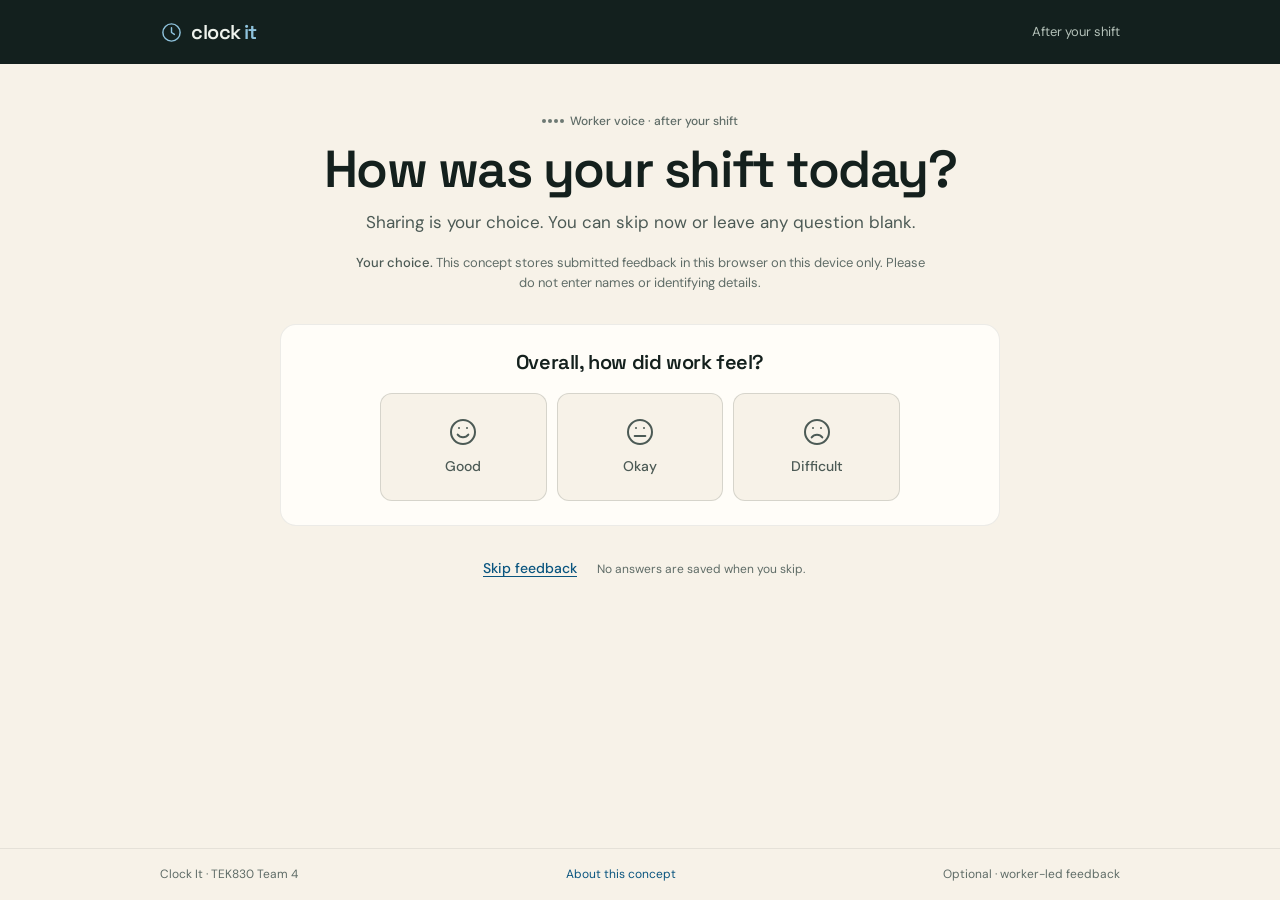
<file: prototype/kiosk.html>
<!doctype html>
<html lang="en">
<head>
  <meta charset="utf-8">
  <meta name="viewport" content="width=device-width, initial-scale=1">
  <meta name="theme-color" content="#f7f2e8">
  <meta name="description" content="Interactive worker kiosk prototype for Clock It: a short, optional feedback flow at clock-out.">
  <link rel="canonical" href="https://clock-it.tech/prototype/kiosk.html">
  <link rel="icon" href="../favicon.svg" type="image/svg+xml">
  <title>Clock It | Worker feedback prototype</title>
  <link rel="preconnect" href="https://fonts.googleapis.com"><link rel="preconnect" href="https://fonts.gstatic.com" crossorigin>
  <link href="https://fonts.googleapis.com/css2?family=DM+Sans:wght@400;500;600&family=Space+Grotesk:wght@500;600&display=swap" rel="stylesheet">
  <link rel="stylesheet" href="style.css?v=4">
  <link rel="stylesheet" href="kiosk-responsive.css?v=1">
</head>
<body class="kiosk-page">
  <svg class="sprite" aria-hidden="true" focusable="false">
    <symbol id="i-clock" viewBox="0 0 24 24"><circle cx="12" cy="12" r="9"/><path d="M12 7v5l3 2"/></symbol>
    <symbol id="i-smile" viewBox="0 0 24 24"><circle cx="12" cy="12" r="9"/><path d="M8 14s1.5 2 4 2 4-2 4-2"/><path d="M9 9h.01"/><path d="M15 9h.01"/></symbol>
    <symbol id="i-meh" viewBox="0 0 24 24"><circle cx="12" cy="12" r="9"/><path d="M8 15h8"/><path d="M9 9h.01"/><path d="M15 9h.01"/></symbol>
    <symbol id="i-frown" viewBox="0 0 24 24"><circle cx="12" cy="12" r="9"/><path d="M16 16s-1.5-2-4-2-4 2-4 2"/><path d="M9 9h.01"/><path d="M15 9h.01"/></symbol>
    <symbol id="i-check" viewBox="0 0 24 24"><path d="m5 13 4 4L19 7"/></symbol>
  </svg>
  <a class="skip-link" href="#form-scroll-area">Skip to feedback</a>
  <div id="app-container">
    <header class="app-header">
      <a class="wordmark" href="../index.html" aria-label="Clock It course prototype home"><svg class="brand-mark" aria-hidden="true"><use href="#i-clock"/></svg><span class="brand-word">clock<span class="brand-it">it</span></span></a>
      <span class="header-context">After your shift</span>
    </header>
    <main id="form-scroll-area" class="screen active">
      <div class="page-intro">
        <p class="eyebrow">Worker voice · after your shift</p>
        <h1 class="greeting">How was your shift today?</h1>
        <p class="subtitle">Sharing is your choice. You can skip now or leave any question blank.</p>
        <p class="demo-note"><strong>Your choice.</strong> This concept stores submitted feedback in this browser on this device only. Please do not enter names or identifying details.</p>
      </div>
      <section class="rating-panel" aria-labelledby="rating-title">
        <h2 id="rating-title">Overall, how did work feel?</h2>
        <div class="button-group smileys" role="group" aria-label="Choose how your shift felt">
          <button type="button" onclick="handleRating('positive')" class="smiley-btn" id="btn-pos" aria-label="Good shift"><svg class="icon face-icon" aria-hidden="true"><use href="#i-smile"/></svg><span class="label">Good</span></button>
          <button type="button" onclick="handleRating('neutral')" class="smiley-btn" id="btn-neu" aria-label="Okay shift"><svg class="icon face-icon" aria-hidden="true"><use href="#i-meh"/></svg><span class="label">Okay</span></button>
          <button type="button" onclick="handleRating('negative')" class="smiley-btn" id="btn-neg" aria-label="Difficult shift"><svg class="icon face-icon" aria-hidden="true"><use href="#i-frown"/></svg><span class="label">Difficult</span></button>
        </div>
      </section>
      <section id="detailed-questions" class="details-panel hidden" aria-labelledby="details-title">
        <div class="section-heading"><span>Optional · about 1 minute</span><h2 id="details-title">Anything you want to flag?</h2><p>Choose yes or no. You may leave every item unanswered.</p></div>
        <div class="question-grid">
          <article class="question-block"><h3>Too much overtime?</h3><p>Have you had more overtime than felt manageable this week?</p><div class="button-group options" role="group" aria-label="Overtime concern"><button type="button" onclick="handleToggle('overtime','Yes')" class="category-btn" id="overtime-yes">Yes</button><button type="button" onclick="handleToggle('overtime','No')" class="category-btn" id="overtime-no">No</button></div><div id="overtime-text-container" class="hidden text-container"><label for="overtime-details">Optional note</label><textarea id="overtime-details" rows="2" maxlength="240" placeholder="Please avoid names or identifying details"></textarea></div></article>
          <article class="question-block"><h3>Workplace safety?</h3><p>Did you notice something that felt unsafe?</p><div class="button-group options" role="group" aria-label="Safety concern"><button type="button" onclick="handleToggle('safety','Yes')" class="category-btn" id="safety-yes">Yes</button><button type="button" onclick="handleToggle('safety','No')" class="category-btn" id="safety-no">No</button></div><div id="safety-text-container" class="hidden text-container"><label for="safety-details">Optional note</label><textarea id="safety-details" rows="2" maxlength="240" placeholder="Please avoid names or identifying details"></textarea></div></article>
          <article class="question-block"><h3>Pay concern?</h3><p>Any issue with wages or payment timing?</p><div class="button-group options" role="group" aria-label="Pay concern"><button type="button" onclick="handleToggle('wages','Yes')" class="category-btn" id="wages-yes">Yes</button><button type="button" onclick="handleToggle('wages','No')" class="category-btn" id="wages-no">No</button></div><div id="wages-text-container" class="hidden text-container"><label for="wages-details">Optional note</label><textarea id="wages-details" rows="2" maxlength="240" placeholder="Please avoid names or identifying details"></textarea></div></article>
          <article class="question-block"><h3>Fair treatment?</h3><p>Did you experience unfair treatment or harassment?</p><div class="button-group options" role="group" aria-label="Fair treatment concern"><button type="button" onclick="handleToggle('harassment','Yes')" class="category-btn" id="harassment-yes">Yes</button><button type="button" onclick="handleToggle('harassment','No')" class="category-btn" id="harassment-no">No</button></div><div id="harassment-text-container" class="hidden text-container"><label for="harassment-details">Optional note</label><textarea id="harassment-details" rows="2" maxlength="240" placeholder="Please avoid names or identifying details"></textarea></div></article>
          <article class="question-block question-wide"><h3>Something else?</h3><p>Is there another work issue you would like to mention?</p><div class="button-group options" role="group" aria-label="Other concern"><button type="button" onclick="handleToggle('other','Yes')" class="category-btn" id="other-yes">Yes</button><button type="button" onclick="handleToggle('other','No')" class="category-btn" id="other-no">No</button></div><div id="other-text-container" class="hidden text-container"><label for="other-details">Optional note</label><textarea id="other-details" rows="2" maxlength="240" placeholder="Please avoid names or identifying details"></textarea></div></article>
        </div>
        <div class="submit-row"><p>Your answers in this demo stay in this browser.</p><button type="button" onclick="submitFinalReport()" class="submit-btn">Submit demo feedback</button></div>
      </section>
      <div class="skip-row"><button type="button" class="skip-button" onclick="skipFeedback()">Skip feedback</button><span>No answers are saved when you skip.</span></div>
    </main>
    <section id="screen-thanks" class="screen hidden thanks-screen" aria-live="polite" aria-labelledby="thanks-title">
      <div class="thanks-content">
        <svg class="icon success-icon" aria-hidden="true"><use href="#i-check"/></svg>
        <p class="eyebrow">Demo complete</p>
        <h1 id="thanks-title" class="greeting">Thank you for taking a moment</h1>
        <p id="thanks-copy" class="subtitle">Your demo answers were saved in this browser only.</p>
        <button type="button" class="reset-btn" onclick="resetKiosk()">Start again</button>
      </div>
    </section>
    <footer class="kiosk-footer"><span>Clock It · TEK830 Team 4</span><a href="../index.html">About this concept</a><span>Optional · worker-led feedback</span></footer>
  </div>
  <script src="app.js?v=2"></script>
</body>
</html>
</file>
<file: style.css>
:root {
  --paper: #f7f2e8;
  --raised: #fffdf8;
  --ink: #14201d;
  --text: #1d2b27;
  --text-2: #4c5a55;
  --text-3: #5f6c67;
  --line: #14201d14;
  --line-strong: #14201d24;
  --accent: #0a557f;
  --accent-dark: #073f5e;
  --accent-soft: #8fc3dd;
  --amber: #f3dfb8;
  --amber-line: #d8a75a;
  --amber-ink: #8a5a16;
  --dark: #13201e;
  --dark-raised: #1a2a27;
  --dark-text: #eef2ec;
  --dark-text-2: #b3c0b8;
  --dark-line: #ffffff1f;
  --r-sm: 8px;
  --r-md: 12px;
  --r-lg: 16px;
  --shadow: 0 18px 40px #00000012;
  --font-ui: 'DM Sans', system-ui, sans-serif;
  --font-display: 'Space Grotesk', 'DM Sans', sans-serif;
}

* { box-sizing: border-box; }
html { scroll-behavior: smooth; scroll-padding-top: 88px; }
body {
  margin: 0;
  background: var(--paper);
  color: var(--text);
  font: 400 16px/1.6 var(--font-ui);
  -webkit-font-smoothing: antialiased;
}
img { display: block; max-width: 100%; height: auto; }
a { color: inherit; }
h1, h2, h3, p { margin-top: 0; }
h1, h2 {
  text-wrap: balance;
  font-family: var(--font-display);
  font-weight: 600;
  line-height: 1.04;
  letter-spacing: -0.03em;
  color: var(--ink);
}
h1 { font-size: clamp(40px, 4.6vw, 66px); margin-bottom: 24px; }
h1 em { color: var(--accent); font-style: normal; }
h2 { font-size: clamp(30px, 3.3vw, 46px); margin-bottom: 16px; }
h3 {
  margin-bottom: 8px;
  font-family: var(--font-display);
  font-size: 19px;
  font-weight: 600;
  line-height: 1.25;
  color: var(--ink);
}
p { margin-bottom: 0; }
.icon {
  width: 18px;
  height: 18px;
  flex: none;
  fill: none;
  stroke: currentColor;
  stroke-width: 1.5;
  stroke-linecap: round;
  stroke-linejoin: round;
}
.sprite { position: absolute; width: 0; height: 0; overflow: hidden; }
.skip {
  position: absolute;
  top: -60px;
  left: 24px;
  z-index: 20;
  padding: 10px 14px;
  border-radius: var(--r-sm);
  background: var(--raised);
  color: var(--ink);
  font-size: 14px;
}
.skip:focus { top: 12px; }
:focus-visible { outline: 2px solid var(--accent); outline-offset: 3px; border-radius: 4px; }
.dark :focus-visible { outline-color: var(--accent-soft); }

.nav, .hero, .section, footer {
  padding-left: max(24px, calc((100% - 1180px) / 2));
  padding-right: max(24px, calc((100% - 1180px) / 2));
}
.nav {
  position: sticky;
  top: 0;
  z-index: 10;
  display: flex;
  align-items: center;
  justify-content: space-between;
  gap: 24px;
  height: 72px;
  background: var(--paper);
  border-bottom: 1px solid var(--line);
}
.brand {
  display: inline-flex;
  align-items: center;
  gap: 8px;
  color: var(--ink);
  font: 600 21px/1 var(--font-display);
  letter-spacing: -0.02em;
  text-decoration: none;
  white-space: nowrap;
}
.brand-mark { width: 23px; height: 23px; color: var(--accent); fill: none; stroke: currentColor; stroke-width: 1.5; stroke-linecap: round; stroke-linejoin: round; }
.brand-it { margin-left: 0.14em; color: var(--accent); }
.links { display: flex; gap: 24px; }
.links a, .menu-links a {
  color: var(--text-2);
  font-size: 14px;
  font-weight: 500;
  text-decoration: none;
}
.links a:hover, .menu-links a:hover { color: var(--ink); }
.nav-actions { display: flex; align-items: center; gap: 12px; }
.nav-menu { position: relative; display: none; }
.nav-menu summary {
  display: flex;
  align-items: center;
  gap: 7px;
  padding: 8px 12px;
  border: 1px solid var(--line-strong);
  border-radius: var(--r-sm);
  color: var(--ink);
  font-size: 14px;
  font-weight: 500;
  cursor: pointer;
  list-style: none;
}
.nav-menu summary::-webkit-details-marker { display: none; }
.nav-menu summary .icon { width: 16px; height: 16px; }
.menu-links {
  position: absolute;
  top: calc(100% + 8px);
  right: 0;
  display: grid;
  gap: 2px;
  width: 208px;
  padding: 8px;
  border: 1px solid var(--line);
  border-radius: var(--r-md);
  background: var(--raised);
  box-shadow: var(--shadow);
}
.menu-links a { padding: 8px 10px; border-radius: 6px; }
.menu-links a:hover { background: var(--paper); }
.button {
  display: inline-flex;
  align-items: center;
  gap: 8px;
  padding: 12px 18px;
  border: 0;
  border-radius: 10px;
  background: var(--accent);
  color: #fff;
  font: 500 15px/1.2 var(--font-ui);
  text-decoration: none;
  transition: background-color 0.15s;
}
.button:hover { background: var(--accent-dark); }
.button .icon { width: 17px; height: 17px; }
.button--small { padding: 10px 14px; font-size: 14px; }
.text-link {
  display: inline-flex;
  align-items: center;
  gap: 8px;
  color: var(--accent);
  font-size: 15px;
  font-weight: 500;
  text-decoration: none;
  transition: color 0.15s;
}
.text-link:hover { color: var(--accent-dark); }
.text-link .icon { width: 16px; height: 16px; }
.dark .text-link { color: var(--accent-soft); }
.dark .text-link:hover { color: var(--dark-text); }

.hero {
  display: grid;
  grid-template-columns: minmax(0, 1fr) minmax(0, 1.02fr);
  align-items: center;
  gap: 56px;
  padding-top: 48px;
  padding-bottom: 64px;
  min-height: min(740px, calc(100vh - 72px));
  min-height: min(740px, calc(100svh - 72px));
}
.hero-copy { max-width: 560px; }
.eyebrow {
  display: flex;
  align-items: center;
  gap: 10px;
  margin-bottom: 20px;
  color: var(--text-3);
  font-size: 13px;
  font-weight: 500;
}
.eyebrow::before {
  content: "";
  width: 4px;
  height: 4px;
  flex: none;
  margin-right: 16px;
  border-radius: 50%;
  background: currentColor;
  box-shadow: 6px 0 0 currentColor, 12px 0 0 currentColor, 18px 0 0 currentColor;
  opacity: 0.9;
}
.lead { max-width: 520px; margin-bottom: 32px; color: var(--text-2); font-size: 18px; }
.actions { display: flex; align-items: center; gap: 24px; flex-wrap: wrap; }
.demo-note { margin-top: 28px; color: var(--text-3); font-size: 13px; }
.demo-note b { color: var(--text-2); font-weight: 500; }
.hero-art {
  position: relative;
  display: flex;
  align-items: center;
  justify-content: flex-end;
  min-height: 500px;
}
.shift-card {
  position: absolute;
  top: 38px;
  left: 0;
  z-index: 0;
  width: 272px;
  padding: 20px;
  border-radius: var(--r-md);
  background: #e9d8b4;
  color: #4a3a22;
  box-shadow: 0 18px 36px #00000012;
  transform: rotate(-5deg);
}
.shift-card-head, .shift-card-foot { display: flex; align-items: baseline; justify-content: flex-start; gap: 10px; }
.shift-card-head { color: #6b5634; font-size: 11px; font-weight: 500; }
.shift-card-head span:first-child { letter-spacing: 0.04em; }
.shift-punches { display: flex; justify-content: space-between; margin: 20px 2px; }
.shift-punches i {
  width: 12px;
  height: 12px;
  border-radius: 50%;
  background: #cbb488;
  box-shadow: inset 0 2px 2px #00000024;
}
.shift-punches i:nth-child(5) { background: #8f754a; }
.shift-card-foot { padding-top: 12px; border-top: 1px solid #6b563440; font-size: 12px; }
.shift-card-foot strong { display: inline; color: #4a3a22; font: 600 24px/1 var(--font-display); font-variant-numeric: tabular-nums; }
.kiosk { position: relative; z-index: 1; width: min(332px, 100%); }
.kiosk-frame { padding: 11px; border-radius: 26px; background: var(--ink); box-shadow: 0 28px 56px #0000001f; }
.kiosk-cam {
  position: absolute;
  top: 18px;
  left: 50%;
  width: 5px;
  height: 5px;
  border-radius: 50%;
  background: #46564f;
  transform: translateX(-50%);
}
.kiosk-screen {
  display: flex;
  flex-direction: column;
  min-height: 432px;
  padding: 24px 22px 16px;
  border-radius: var(--r-lg);
  background: var(--raised);
}
.kiosk-head { display: flex; align-items: center; justify-content: space-between; gap: 12px; margin-top: 8px; }
.kiosk-brand { color: var(--ink); font: 600 16px/1 var(--font-display); letter-spacing: -0.02em; }
.kiosk-brand span { margin-left: 0.14em; color: var(--accent); }
.kiosk-time { padding: 4px 7px; border-radius: 6px; background: var(--paper); color: var(--text-2); font-size: 12px; font-variant-numeric: tabular-nums; }
.kiosk-label { margin: 30px 0 6px; color: var(--text-3); font-size: 12px; }
.kiosk-question {
  margin-bottom: 24px;
  color: var(--ink);
  font: 600 26px/1.15 var(--font-display);
  letter-spacing: -0.02em;
}
.kiosk-ratings { display: grid; grid-template-columns: repeat(3, 1fr); gap: 8px; }
.kiosk-rating {
  display: flex;
  flex-direction: column;
  align-items: center;
  gap: 8px;
  padding: 14px 4px 10px;
  border: 1px solid var(--line-strong);
  border-radius: var(--r-md);
  color: var(--text-2);
  font-size: 12px;
}
.kiosk-rating .icon { width: 24px; height: 24px; }
.kiosk-rating.is-selected { border-color: var(--amber-line); background: var(--amber); color: var(--amber-ink); }
.kiosk-note { display: flex; gap: 8px; align-items: flex-start; margin-top: auto; padding-top: 24px; color: var(--text-3); font-size: 12px; line-height: 1.45; }
.kiosk-note .icon { width: 14px; height: 14px; margin-top: 2px; }
.kiosk-foot { display: flex; justify-content: space-between; margin-top: 16px; padding-top: 12px; border-top: 1px solid var(--line); color: var(--text-3); font-size: 12px; }
</file>
<file: sections.css>
.section { padding-top: 96px; padding-bottom: 96px; }
.section > .intro { max-width: 720px; margin-bottom: 48px; }
.intro > p:last-child { max-width: 620px; color: var(--text-2); font-size: 17px; }
.pale { background: #f1ece1; }
.dark { background: var(--dark); color: var(--dark-text); }
.dark h1, .dark h2, .dark h3 { color: var(--dark-text); }
.dark .intro > p:last-child, .dark .eyebrow, .dark .lead { color: var(--dark-text-2); }
.dark .demo-note { color: var(--dark-text-2); }

.cards { display: grid; grid-template-columns: repeat(3, 1fr); gap: 32px; }
.cards article { padding: 20px 0 0; border-top: 1px solid var(--line); }
.card-icon { display: block; margin-bottom: 14px; color: var(--accent); }
.card-icon .icon { width: 22px; height: 22px; }
.cards h3 { margin-bottom: 6px; }
.cards p, .prototype p { color: var(--text-2); font-size: 14px; }

.steps { display: grid; grid-template-columns: repeat(3, 1fr); gap: 32px; border-top: 1px solid var(--dark-line); }
.steps article { padding-top: 24px; }
.steps h3 { margin: 22px 0 6px; }
.steps p { color: var(--dark-text-2); font-size: 14px; }
.trust { max-width: 840px; margin-top: 40px; color: var(--dark-text-2); font-size: 14px; }
.trust strong { color: var(--dark-text); font-weight: 500; }

.prototype-grid { display: grid; grid-template-columns: 1fr 1fr; gap: 20px; }
.prototype {
  display: flex;
  flex-direction: column;
  padding: 20px;
  border: 1px solid var(--line);
  border-radius: var(--r-lg);
  background: var(--raised);
}
.proto-label { display: flex; justify-content: space-between; gap: 12px; margin-bottom: 14px; color: var(--text-3); font-size: 12px; }
.proto-label span:last-child { color: var(--text-2); }
.preview { min-height: 210px; padding: 20px; border-radius: var(--r-md); }
.worker { display: flex; flex-direction: column; justify-content: center; gap: 10px; background: var(--paper); }
.preview-label { color: var(--text-3); font-size: 12px; }
.preview-question { color: var(--ink); font: 600 24px/1.2 var(--font-display); letter-spacing: -0.02em; }
.preview-faces { display: flex; gap: 8px; margin-top: 4px; }
.preview-faces span {
  display: flex;
  align-items: center;
  gap: 7px;
  padding: 8px 11px;
  border: 1px solid var(--line-strong);
  border-radius: var(--r-sm);
  color: var(--text-2);
  font-size: 12px;
}
.preview-faces .icon { width: 18px; height: 18px; }
.preview-faces span:nth-child(2) { border-color: var(--amber-line); background: var(--amber); color: var(--amber-ink); }
.preview-note { color: var(--text-3); font-size: 12px; }
.dashboard { background: var(--dark); color: var(--dark-text); }
.preview-top { display: flex; justify-content: space-between; gap: 12px; color: var(--dark-text-2); font-size: 12px; }
.dash-stats { display: grid; grid-template-columns: repeat(3, 1fr); gap: 12px; margin: 20px 0 22px; }
.dash-stats span { display: block; color: var(--dark-text-2); font-size: 11px; }
.dash-stats strong { display: block; margin-top: 2px; font: 600 21px/1.2 var(--font-display); font-variant-numeric: tabular-nums; }
.dash-bars { display: grid; gap: 10px; }
.dash-bars p { display: grid; grid-template-columns: 1fr auto; gap: 4px 10px; margin: 0; color: var(--dark-text-2); font-size: 11px; }
.dash-bars b { color: var(--dark-text); font-weight: 500; font-variant-numeric: tabular-nums; }
.dash-bars i { grid-column: 1 / -1; height: 4px; border-radius: 2px; background: #ffffff24; }
.dash-bars i span { display: block; height: 100%; border-radius: 2px; background: #ffffff5c; }
.dash-bars p:first-child i span { background: var(--accent-soft); }
.prototype h3 { margin: 20px 0 6px; }
.prototype .text-link { margin-top: auto; padding-top: 18px; }

.info-grid { display: grid; grid-template-columns: repeat(3, minmax(0, 1fr)); gap: 28px; }
.info-card { padding: 24px; border: 1px solid var(--line); border-radius: var(--r-lg); background: var(--raised); }
.info-grid .info-card { padding: 20px 0 0; border: 0; border-top: 1px solid var(--line); border-radius: 0; background: transparent; }
.info-card h3 { margin-bottom: 12px; }
.info-card p { color: var(--text-2); font-size: 14px; }
.info-card p + p { margin-top: 12px; }
.dark .info-card { border-color: var(--dark-line); }
.dark .info-grid .info-card { border-top-color: var(--dark-line); background: transparent; }
.dark .info-card p { color: var(--dark-text-2); }
.dark .info-card h3 { color: var(--dark-text); }

.effects { display: grid; grid-template-columns: repeat(3, 1fr); gap: 20px; }
.effects article { display: flex; flex-direction: column; padding: 22px; border: 1px solid var(--line); border-radius: 14px; background: var(--raised); }
.effects small, .measures small { color: var(--text-3); font-size: 12px; font-weight: 500; letter-spacing: 0.02em; }
.effects h3, .measures h3 { margin: 16px 0 8px; }
.effects p, .measures p { color: var(--text-2); font-size: 14px; }
.effects article > b { margin-top: auto; padding-top: 18px; color: var(--text-3); font-size: 12px; font-weight: 500; }
.measures { display: grid; grid-template-columns: 1fr 1fr; gap: 32px; margin-top: 20px; padding: 24px; border: 1px solid var(--line); border-radius: var(--r-lg); background: var(--raised); }
.measures ul { margin: 0; padding-left: 18px; color: var(--text-2); font-size: 14px; }
.measures li + li { margin-top: 6px; }
.resource { max-width: 840px; margin-top: 24px; color: var(--text-2); font-size: 14px; }

.panel { margin-top: 32px; padding: 24px; border: 1px solid var(--line); border-radius: var(--r-lg); background: var(--raised); }
.panel h3 { margin-bottom: 8px; }
.hint { color: var(--text-3); font-size: 13px; }
.assessment-scroll { margin: 20px -24px 0; padding: 0 24px; overflow-x: auto; }
.assessment-scroll:focus-visible { outline-offset: -2px; }
.assessment-table { width: 100%; min-width: 900px; border-collapse: collapse; font-size: 13px; }
.assessment-table caption { padding-bottom: 12px; color: var(--text-3); font-size: 12px; text-align: left; }
.assessment-table th, .assessment-table td { padding: 14px 16px; border-bottom: 1px solid var(--line); text-align: left; vertical-align: top; }
.assessment-table thead th { background: var(--paper); color: var(--text-2); font-weight: 500; }
.assessment-table tbody th { width: 22%; color: var(--ink); font-weight: 500; }
.assessment-table tbody th small { display: block; margin-top: 6px; color: var(--text-3); font-size: 12px; font-weight: 400; }
.assessment-table td { color: var(--text-2); }
.assessment-table td strong { color: var(--ink); font-weight: 500; }
.dark .panel { border-color: var(--dark-line); background: var(--dark-raised); }
.dark .panel .hint, .dark .panel p { color: var(--dark-text-2); }
.dark .assessment-table th, .dark .assessment-table td { border-bottom-color: var(--dark-line); }
.dark .assessment-table thead th { background: #ffffff0d; color: var(--dark-text-2); }
.dark .assessment-table tbody th, .dark .assessment-table td strong { color: var(--dark-text); }
.dark .assessment-table td, .dark .assessment-table caption { color: var(--dark-text-2); }

.journey-list { margin: 0; padding: 0; list-style: none; }
.journey-list li { display: grid; grid-template-columns: 240px 1fr; gap: 24px; padding: 20px 0; border-top: 1px solid var(--line); }
.journey-list li:first-child { border-top: 0; padding-top: 0; }
.journey-list strong { color: var(--ink); font-weight: 500; }
.journey-list p { color: var(--text-2); font-size: 14px; }
.dark .journey-list li { border-top-color: var(--dark-line); }
.dark .journey-list strong { color: var(--dark-text); }
.dark .journey-list p { color: var(--dark-text-2); }
.questions { display: grid; grid-template-columns: repeat(3, 1fr); gap: 20px; margin-top: 32px; }
.questions p { padding-top: 18px; border-top: 1px solid var(--dark-line); color: var(--dark-text); font-size: 15px; }

.team { display: grid; grid-template-columns: repeat(3, 1fr); gap: 0 32px; }
.team article { display: flex; align-items: center; gap: 12px; padding: 14px 0; border-top: 1px solid var(--line); color: var(--ink); font-size: 15px; font-weight: 500; }
.team article > b { display: grid; place-items: center; width: 32px; height: 32px; flex: none; border-radius: var(--r-sm); background: var(--raised); color: var(--text-2); font-size: 11px; font-weight: 500; }
.team-extra { display: grid; grid-template-columns: 1fr 1fr; gap: 20px; margin-top: 32px; }
.team-extra .info-card { display: flex; flex-direction: column; justify-content: center; }
.logo-card { display: flex; flex-direction: column; align-items: center; justify-content: center; gap: 16px; padding: 24px; border: 1px solid var(--line); border-radius: var(--r-lg); background: #fff; text-align: center; }
.logo-card img { width: 190px; }
.logo-card p { margin: 0; }

.reference-list { display: grid; grid-template-columns: 220px 1fr; gap: 0 32px; margin: 0; font-size: 14px; }
.reference-list dt { padding: 16px 0; border-top: 1px solid var(--line); color: var(--ink); font-weight: 500; }
.reference-list dd { margin: 0; padding: 16px 0; border-top: 1px solid var(--line); color: var(--text-2); overflow-wrap: anywhere; }

.video-frame, .slides-frame { margin: 0; max-width: 1080px; }
.video-frame video { display: block; width: 100%; height: auto; aspect-ratio: 16 / 9; border-radius: 14px; background: #0a1211; box-shadow: var(--shadow); }
.video-frame figcaption { margin-top: 12px; color: var(--dark-text-2); font-size: 13px; }
.transcript { max-width: 1080px; margin-top: 24px; border: 1px solid var(--dark-line); border-radius: var(--r-md); background: var(--dark-raised); color: var(--dark-text); }
.transcript summary { padding: 16px 20px; color: var(--dark-text); font: 600 17px var(--font-display); cursor: pointer; }
.transcript summary:focus-visible { outline-offset: -3px; }
.transcript-body { columns: 2; column-gap: 40px; padding: 0 20px 6px; color: var(--dark-text-2); font-size: 14px; }
.transcript-body p { margin-bottom: 16px; break-inside: avoid; }
.transcript-body b { margin-right: 6px; color: var(--accent-soft); font-variant-numeric: tabular-nums; }
.transcript-body i { color: var(--dark-text); font-style: normal; font-weight: 500; }
.video-links { display: flex; flex-wrap: wrap; gap: 24px; margin-top: 20px; }
.slides-frame object {
  display: block;
  width: 100%;
  height: min(78vh, 760px);
  min-height: min(420px, 78vh);
  border-radius: 14px;
  background: #0a1211;
  color: var(--dark-text);
  box-shadow: var(--shadow);
}
.slides-frame object p { padding: 24px; }
.slides-frame object a { color: var(--accent-soft); }

footer { display: flex; align-items: center; justify-content: space-between; gap: 16px; padding-top: 28px; padding-bottom: 28px; border-top: 1px solid var(--line); color: var(--text-3); font-size: 12px; }
footer .brand { font-size: 17px; }
footer .brand-mark { width: 18px; height: 18px; }
</file>
<file: responsive.css>
@media (max-width: 1080px) {
  .links { gap: 16px; }
  .links a { font-size: 13px; }
  .hero { gap: 32px; }
  .kiosk { width: min(310px, 100%); }
  .shift-card { width: 240px; }
}
@media (max-width: 960px) {
  .links { display: none; }
  .nav-menu { display: block; }
  .hero { grid-template-columns: 1fr; min-height: 0; padding-top: 56px; padding-bottom: 64px; }
  .hero-copy { max-width: 620px; }
  .hero-art { justify-content: center; min-height: 470px; margin-top: 8px; }
  .shift-card { left: 8%; top: 28px; }
  .info-grid, .effects, .questions { grid-template-columns: 1fr; gap: 20px; }
  .journey-list li { grid-template-columns: 1fr; gap: 6px; }
}
@media (max-width: 760px) {
  h2 br { display: none; }
  .section { padding-top: 72px; padding-bottom: 72px; }
  .section > .intro { margin-bottom: 36px; }
  .cards, .steps, .prototype-grid, .measures, .team-extra { grid-template-columns: 1fr; }
  .steps { gap: 0; }
  .steps article { padding: 20px 0; border-bottom: 1px solid var(--dark-line); }
  .steps article:last-child { border-bottom: 0; padding-bottom: 0; }
  .team { grid-template-columns: repeat(2, 1fr); }
  .reference-list { grid-template-columns: 1fr; gap: 0; }
  .reference-list dt { padding-bottom: 4px; border-top: 0; }
  .reference-list dd { padding-top: 0; }
  .transcript-body { columns: 1; }
  .assessment-scroll { margin-inline: -20px; padding-inline: 20px; }
}
@media (max-width: 560px) {
  .nav { height: 64px; gap: 12px; }
  .nav-actions { gap: 8px; }
  .nav .button { padding: 9px 11px; font-size: 13px; }
  .nav .button .icon { display: none; }
  .nav-menu summary { padding: 8px 10px; }
  .hero { padding-top: 40px; padding-bottom: 48px; }
  h1 { font-size: 36px; }
  .hero-art { min-height: 430px; }
  .shift-card { display: none; }
  .kiosk { width: min(300px, 100%); }
  .kiosk-screen { min-height: 410px; padding: 20px 18px 14px; }
  .actions { gap: 16px; }
  .cards article { padding: 18px 0 0; }
  .effects article, .prototype, .measures, .panel, .info-card { padding: 20px; }
  .info-grid .info-card { padding: 18px 0 0; }
  .team { grid-template-columns: 1fr; }
  .dash-stats { gap: 8px; }
  .dash-stats strong { font-size: 18px; }
  .preview-faces { flex-wrap: wrap; }
  footer { align-items: flex-start; flex-direction: column; gap: 8px; }
}
@media (prefers-reduced-motion: reduce) {
  html { scroll-behavior: auto; }
  *, *::before, *::after { transition: none !important; animation: none !important; }
}
@media (max-width: 340px) {
  .nav .button { display: none; }
}
</file>
<file: showcase-site/style.css>
:root {
  --ink:#122f3b;
  --muted:#5a7077;
  --paper:#fbf8f1;
  --white:#fff;
  --blue:#075da8;
  --yellow:#ffcf26;
  --coral:#ee775f;
  --line:#dce5df;
  --mint:#d9e9dd;
  --radius:22px;
  --shadow:0 18px 55px #173a3212
}
* {
  box-sizing:border-box
}
html {
  scroll-behavior:smooth;
  scroll-padding-top:88px
}
body {
  margin:0;
  background:var(--paper);
  color:var(--ink);
  font:16px/1.6 'DM Sans',Arial,sans-serif
}
a {
  color:inherit
}
.skip {
  position:absolute;
  top:-60px;
  left:12px;
  z-index:10;
  background:#fff;
  padding:10px
}
.skip:focus {
  top:10px
}
.nav {
  height:78px;
  padding:0 max(5vw,24px);
  display:flex;
  align-items:center;
  justify-content:space-between;
  position:sticky;
  top:0;
  z-index:5;
  background:#fbf8f1ee;
  backdrop-filter:blur(14px);
  border-bottom:1px solid #122f3b12
}
.brand {
  text-decoration:none;
  display:flex;
  align-items:center;
  gap:9px;
  font:700 22px 'Space Grotesk',sans-serif;
  letter-spacing:-1px
}
.brand>b,.mark {
  display:grid;
  place-items:center;
  width:34px;
  height:34px;
  background:var(--yellow);
  border-radius:50%;
  font-size:18px;
  color:var(--ink)
}
.brand span {
  color:var(--blue);
  margin-left:-9px
}
.links {
  display:flex;
  gap:30px
}
.links a,.text-link {
  text-decoration:none;
  font-weight:700;
  font-size:14px
}
.links a:hover,.text-link:hover {
  color:var(--blue)
}
.button {
  display:inline-flex;
  align-items:center;
  gap:20px;
  padding:13px 19px;
  border:0;
  border-radius:999px;
  background:var(--blue);
  color:#fff;
  font-weight:700;
  text-decoration:none;
  transition:transform .2s,background .2s
}
.button:hover {
  background:#034b8a;
  transform:translateY(-2px)
}
.button i,.text-link i {
  font-style:normal
}
.button--small {
  padding:10px 15px;
  font-size:13px
}
.hero {
  padding:78px max(8vw,32px) 96px;
  display:grid;
  grid-template-columns:1.06fr .94fr;
  align-items:center;
  gap:5vw;
  min-height:620px;
  background:radial-gradient(circle at 80% 18%,#dcebe0 0,transparent 31%),var(--paper)
}
.hero-copy {
  max-width:660px
}
.eyebrow {
  font-size:11px;
  letter-spacing:.13em;
  font-weight:700;
  color:#55716f;
  margin:0 0 17px
}
.eyebrow i {
  display:inline-block;
  width:8px;
  height:8px;
  background:var(--coral);
  border-radius:50%;
  margin-right:8px
}
h1,h2,h3,p {
  margin-top:0
}
h1,h2 {
  font:600 clamp(42px,5vw,70px)/1.02 'Space Grotesk',sans-serif;
  letter-spacing:-.055em
}
h1 em {
  color:var(--blue);
  font-style:normal
}
.lead {
  font-size:18px;
  color:#4d6269;
  max-width:540px;
  margin:24px 0
}
.actions {
  display:flex;
  align-items:center;
  gap:22px;
  flex-wrap:wrap
}
.demo-note {
  margin:25px 0 0;
  color:#65777b;
  font-size:12px
}
.demo-note b {
  color:var(--ink)
}
.hero-art {
  min-height:430px;
  position:relative;
  display:grid;
  place-items:center
}
.orbit {
  position:absolute;
  width:min(34vw,410px);
  aspect-ratio:1;
  border:1px solid #96b2a3;
  border-radius:50%;
  box-shadow:0 0 0 40px #d9e9dd55,0 0 0 90px #d9e9dd33
}
.device {
  position:relative;
  width:255px;
  height:365px;
  border:9px solid #193b3c;
  border-radius:30px;
  background:white;
  box-shadow:var(--shadow);
  padding:17px
}
.device-head {
  display:flex;
  justify-content:space-between;
  font:700 15px 'Space Grotesk'
}
.device-head span {
  color:var(--blue)
}
.device-head b {
  color:var(--coral)
}
.device-screen {
  margin-top:22px;
  padding:22px 16px;
  background:#f5f4ec;
  border-radius:16px;
  height:247px;
  display:flex;
  flex-direction:column;
  justify-content:space-between
}
.device-screen small {
  font-size:9px;
  letter-spacing:.1em;
  color:#687a74
}
.device-screen strong {
  font:600 23px/1.15 'Space Grotesk'
}
.device-screen span {
  font-size:28px;
  letter-spacing:4px
}
.dots {
  text-align:center;
  color:#9db4a4;
  font-size:10px;
  padding:11px
}
.signal {
  position:absolute;
  right:-1%;
  top:17%;
  background:white;
  padding:17px 20px;
  border-radius:14px;
  box-shadow:var(--shadow);
  width:214px
}
.signal small,.signal b,.signal span {
  display:block
}
.signal small,.art-caption {
  font-size:10px;
  letter-spacing:.09em;
  color:#697b78
}
.signal b {
  font:600 16px 'Space Grotesk';
  margin:4px 0
}
.signal span {
  font-size:12px;
  color:#65777b
}
.signal i {
  font-style:normal;
  background:#ffedc2;
  color:#76500a;
  padding:3px 7px;
  border-radius:20px
}
.art-caption {
  position:absolute;
  bottom:0;
  right:5%;
  letter-spacing:.01em
}
.section {
  padding:100px max(8vw,32px)
}
.intro {
  max-width:690px;
  margin-bottom:40px
}
.intro h2 {
  font-size:clamp(34px,4vw,52px);
  margin-bottom:20px
}
.intro>p:last-child {
  color:var(--muted);
  max-width:600px
}
.cards {
  display:grid;
  grid-template-columns:repeat(3,1fr);
  gap:18px
}
.cards article {
  position:relative;
  padding:28px 26px 22px;
  background:white;
  border-radius:var(--radius);
  min-height:205px;
  box-shadow:var(--shadow)
}
.cards article>span {
  position:absolute;
  right:22px;
  top:18px;
  font-size:11px;
  color:#82918e
}
.cards article>b {
  color:var(--blue);
  font-size:22px
}
.cards h3,.prototype h3 {
  font:600 20px 'Space Grotesk';
  margin:15px 0 8px
}
.cards p,.prototype p {
  font-size:14px;
  color:var(--muted);
  margin:0
}
.dark {
  background:var(--ink);
  color:white
}
.dark .eyebrow {
  color:#a8c2b6
}
.dark .intro>p:last-child,.dark .steps p {
  color:#bed0cb
}
.steps {
  display:grid;
  grid-template-columns:repeat(3,1fr);
  gap:1px;
  background:#668077;
  border:1px solid #668077;
  border-radius:var(--radius);
  overflow:hidden
}
.steps article {
  padding:30px;
  background:#163843
}
.steps small {
  color:var(--yellow);
  font-weight:700;
  letter-spacing:.1em
}
.steps h3 {
  font:600 20px 'Space Grotesk';
  margin:30px 0 8px
}
.steps p {
  font-size:14px;
  margin:0
}
.trust {
  display:flex;
  gap:18px;
  align-items:flex-start;
  margin-top:22px;
  padding:21px 24px;
  border:1px solid #5a7778;
  border-radius:16px;
  color:#dcebe4
}
.trust>b {
  font-size:25px;
  color:var(--yellow)
}
.trust p {
  margin:0;
  font-size:14px
}
.pale {
  background:#f0f2e9
}
.prototype-grid {
  display:grid;
  grid-template-columns:1fr 1fr;
  gap:22px
}
.prototype {
  background:#fff;
  border-radius:var(--radius);
  padding:25px;
  box-shadow:var(--shadow)
}
.prototype>small {
  font-weight:700;
  font-size:10px;
  letter-spacing:.08em;
  color:#607773
}
.preview {
  margin:16px 0;
  padding:20px;
  border-radius:14px;
  min-height:166px;
  background:#edf2ea
}
.worker {
  display:flex;
  flex-direction:column;
  gap:8px
}
.worker>b {
  color:var(--blue);
  font-size:10px;
  letter-spacing:.1em
}
.worker>strong {
  font:600 24px 'Space Grotesk'
}
.worker>span {
  font-size:24px
}
.worker>small {
  font-size:11px;
  color:var(--muted)
}
.dashboard {
  background:#122f3b;
  color:white
}
.dashboard>b {
  font-size:12px
}
.numbers {
  display:flex;
  gap:20px;
  margin:16px 0
}
.numbers span {
  font-size:9px;
  color:#c6d5ce
}
.numbers strong {
  display:block;
  color:white;
  font:600 18px 'Space Grotesk'
}
.dashboard p {
  font-size:10px;
  margin:8px 0
}
.dashboard p i {
  display:block;
  height:5px;
  margin-top:3px;
  background:linear-gradient(90deg,var(--yellow) 70%,#4a6570 70%);
  border-radius:3px
}
.prototype .text-link {
  display:inline-block;
  color:var(--blue);
  margin-top:18px
}
.caption {
  font-size:12px;
  color:var(--muted);
  margin-top:20px
}
.effects {
  display:grid;
  grid-template-columns:1fr 30px 1fr 30px 1fr;
  align-items:center;
  gap:12px
}
.effects article {
  padding:25px;
  background:white;
  border:1px solid var(--line);
  border-radius:16px;
  min-height:210px
}
.effects article>small,.measures small {
  font-size:10px;
  font-weight:700;
  letter-spacing:.12em;
  color:#668078
}
.effects h3,.measures h3 {
  font:600 19px 'Space Grotesk';
  margin:16px 0 8px
}
.effects p,.measures p {
  font-size:13px;
  color:var(--muted)
}
.effects article>b {
  font-size:9px;
  letter-spacing:.07em
}
.effects>i {
  text-align:center;
  font-style:normal;
  color:var(--blue)
}
.measures {
  display:grid;
  grid-template-columns:1fr 1fr;
  gap:30px;
  margin-top:22px;
  padding:25px;
  background:#e4ece3;
  border-radius:18px
}
.measures p {
  margin-bottom:0
}
.measures ul {
  margin:0;
  padding-left:20px;
  color:#3f5d58;
  font-size:13px
}
.measures li {
  padding:3px
}
.resource {
  padding:16px 20px;
  margin:17px 0 0;
  border-left:3px solid var(--yellow);
  background:#fff9e6;
  font-size:13px;
  color:#4d5d57
}
.questions {
  display:grid;
  grid-template-columns:1fr 1fr;
  gap:12px
}
.questions p {
  padding:18px;
  border-radius:14px;
  background:#193c46;
  color:#e4eee8;
  margin:0
}
.questions b {
  color:var(--yellow);
  margin-right:10px
}
.team {
  display:grid;
  grid-template-columns:repeat(3,1fr);
  gap:10px
}
.team article {
  display:flex;
  align-items:center;
  gap:11px;
  padding:13px;
  background:white;
  border-radius:13px;
  font-size:13px;
  font-weight:700
}
.team article>b {
  display:grid;
  place-items:center;
  width:34px;
  height:34px;
  flex:none;
  border-radius:50%;
  background:#dbeae0;
  color:#255342;
  font-size:11px
}
.team a {
  margin-left:auto;
  color:var(--blue);
  font-size:11px
}
.sources {
  margin-top:24px;
  padding:23px;
  display:flex;
  gap:16px;
  align-items:center;
  border:1px solid var(--line);
  border-radius:16px
}
.mark {
  flex:none
}
.sources small {
  font-size:10px;
  letter-spacing:.1em;
  color:#658079;
  font-weight:700
}
.sources h3 {
  font:600 17px 'Space Grotesk';
  margin:3px 0
}
.sources p {
  font-size:13px;
  color:var(--muted);
  margin:0
}
footer {
  padding:25px max(5vw,24px);
  display:flex;
  align-items:center;
  justify-content:space-between;
  gap:16px;
  border-top:1px solid var(--line);
  font-size:11px;
  color:#617773
}
footer .brand {
  font-size:17px
}
footer .brand>b {
  width:28px;
  height:28px;
  font-size:14px
}
a:focus-visible,button:focus-visible {
  outline:3px solid #e27b55;
  outline-offset:4px
}
@media(max-width:850px) {
  .hero {
  grid-template-columns:1fr;
  min-height:auto;
  padding-top:60px
}
.hero-art {
  min-height:390px
}
.section {
  padding-top:72px;
  padding-bottom:72px
}
.effects {
  grid-template-columns:1fr
}
.effects>i {
  transform:rotate(90deg)
}
.team {
  grid-template-columns:repeat(2,1fr)
}

}
@media(max-width:620px) {
  .nav {
  height:66px;
  padding:0 18px
}
.links {
  display:none
}
.nav>.button {
  font-size:11px;
  padding:9px 12px
}
.hero {
  padding:54px 22px 64px;
  gap:12px
}
.hero-art {
  min-height:350px
}
.device {
  transform:scale(.86)
}
.orbit {
  width:260px
}
.signal {
  right:-3%;
  top:12%;
  transform:scale(.86);
  transform-origin:right top
}
.art-caption {
  bottom:0;
  right:0;
  font-size:9px
}
.section {
  padding:65px 22px
}
.cards,.steps,.prototype-grid,.measures,.questions {
  grid-template-columns:1fr
}
.cards article {
  min-height:auto
}
.steps article {
  padding:23px
}
.steps h3 {
  margin-top:18px
}
.team {
  grid-template-columns:1fr
}
.team article {
  max-width:none
}
.sources {
  align-items:flex-start
}
footer {
  align-items:flex-start;
  flex-direction:column;
  gap:8px
}

}
@media(prefers-reduced-motion:reduce) {
  *,*::before,*::after {
  scroll-behavior:auto!important;
  transition:none!important;
  animation:none!important
}

}

/* Team fill-in placeholders: replace their content in index.html. */
.draft-notice {
  padding:12px max(5vw,24px);
  background:#fff0c5;
  border-bottom:1px solid #e2ca7d;
  font-size:12px;
  color:#604b1c;
}
.draft-notice strong { margin-right:10px; letter-spacing:.06em; }
.placeholder-label {
  display:inline-block;
  padding:5px 8px;
  border-radius:5px;
  background:#fff0c5;
  color:#68501b;
  font-size:10px;
  line-height:1.4;
  font-weight:700;
  letter-spacing:.06em;
}
.fill-grid { display:grid; grid-template-columns:repeat(3,minmax(0,1fr)); gap:18px; }
.fill-card,.completion-block,.diagram-slot,.logo-slot {
  padding:24px;
  border:1px dashed #b6a065;
  border-radius:16px;
  background:#fffdf6;
}
.fill-card h3,.completion-block h3,.diagram-slot h3 {
  font:600 20px 'Space Grotesk',Arial,sans-serif;
  margin:16px 0 12px;
}
.fill-card p,.completion-block p,.diagram-slot p,.logo-slot p { font-size:13px; }
.fill-prompt { color:#655020; padding-left:12px; border-left:3px solid #e6c66f; }
.fill-hint { color:var(--muted); font-size:12px!important; }
.completion-block { margin-top:28px; }
.assessment-scroll { overflow-x:auto; margin:20px 0; }
.assessment-scroll:focus-visible { outline:3px solid var(--coral); outline-offset:3px; }
.assessment-table { width:100%; min-width:840px; border-collapse:collapse; font-size:12px; }
.assessment-table caption { text-align:left; color:var(--muted); padding-bottom:12px; font-size:11px; }
.assessment-table th,.assessment-table td { padding:14px; text-align:left; vertical-align:top; border:1px solid #dfdacb; }
.assessment-table thead th { background:#e8eee6; }
.assessment-table tbody th { width:25%; background:#f3f3e9; }
.assessment-table th small { display:block; margin-top:7px; color:var(--muted); font-weight:400; }
.assessment-table td { width:25%; color:#655020; }
.diagram-grid,.team-completion { display:grid; grid-template-columns:1fr 1fr; gap:18px; margin-top:28px; }
.diagram-slot { margin:0; }
.diagram-empty {
  display:flex;
  flex-direction:column;
  justify-content:center;
  min-height:200px;
  padding:20px;
  background:#f3f0e4;
  border:1px dashed #c5b583;
  border-radius:10px;
}
.diagram-empty strong { font-size:14px; color:#655020; }
.diagram-empty p { margin:10px 0 0; color:var(--muted); }
.diagram-slot figcaption { margin-top:13px; font-size:12px; color:#655020; }
.logo-slot { display:flex; flex-direction:column; gap:16px; justify-content:center; }
.logo-slot strong { font-size:17px; color:#655020; }
.logo-slot p { margin:0; }
.reference-list { display:grid; grid-template-columns:minmax(140px,.3fr) 1fr; gap:16px 20px; font-size:13px; margin:22px 0; }
.reference-list dt { font-weight:700; }
.reference-list dd { margin:0; padding-left:12px; border-left:3px solid #e6c66f; color:#655020; overflow-wrap:anywhere; }
.journey-list { padding-left:20px; margin-bottom:0; font-size:13px; }
.journey-list li { padding:7px 0; }
.journey-list p { margin:6px 0; }
.dark .fill-card,.dark .completion-block { background:#193c46; border-color:#8c8a63; }
.dark .fill-prompt { color:#ffedbf; }
.dark .fill-hint { color:#bfd0c9; }
.dark .questions { margin-top:28px; }
@media(max-width:1050px) {
  .fill-grid { grid-template-columns:1fr; }
  .links { gap:16px; }
  .links a { font-size:12px; }
}
@media(max-width:720px) {
  .diagram-grid,.team-completion { grid-template-columns:1fr; }
  .reference-list { grid-template-columns:1fr; gap:8px; }
  .reference-list dd { margin-bottom:12px; }
  .fill-card,.completion-block,.diagram-slot,.logo-slot { padding:19px; }
  .links { display:none; }
}
</file>
<file: prototype/dashboard.css>
:root {
  --paper: #f7f2e8;
  --raised: #fffdf8;
  --ink: #14201d;
  --text: #1d2b27;
  --text-2: #4c5a55;
  --text-3: #5f6c67;
  --line: #14201d14;
  --line-strong: #14201d24;
  --accent: #0a557f;
  --accent-dark: #073f5e;
  --accent-soft: #8fc3dd;
  --amber: #f3dfb8;
  --amber-line: #d8a75a;
  --amber-ink: #8a5a16;
  --dark: #13201e;
  --dark-raised: #1a2a27;
  --dark-text: #eef2ec;
  --dark-text-2: #b3c0b8;
  --dark-line: #ffffff1f;
  --font-ui: 'DM Sans', system-ui, sans-serif;
  --font-display: 'Space Grotesk', 'DM Sans', sans-serif;
}

* { box-sizing: border-box; }
html { scroll-behavior: smooth; scroll-padding-top: 24px; }
body.dashboard-page {
  margin: 0;
  background: var(--paper);
  color: var(--text);
  font: 400 14px/1.5 var(--font-ui);
  -webkit-font-smoothing: antialiased;
}
a { color: inherit; }
p, h1, h2, h3 { margin-top: 0; }
.sprite { position: absolute; width: 0; height: 0; overflow: hidden; }
.icon {
  width: 18px;
  height: 18px;
  flex: none;
  fill: none;
  stroke: currentColor;
  stroke-width: 1.5;
  stroke-linecap: round;
  stroke-linejoin: round;
}
.skip-link {
  position: absolute;
  top: -56px;
  left: 16px;
  z-index: 20;
  padding: 10px 14px;
  border: 1px solid var(--line);
  border-radius: 8px;
  background: var(--raised);
  color: var(--ink);
  font-size: 13px;
}
.skip-link:focus { top: 12px; }
:focus-visible { outline: 2px solid var(--accent); outline-offset: 3px; border-radius: 4px; }
.sidebar :focus-visible { outline-color: var(--accent-soft); }

.sidebar {
  position: fixed;
  inset: 0 auto 0 0;
  display: flex;
  flex-direction: column;
  width: 236px;
  padding: 22px 16px;
  background: var(--dark);
  color: var(--dark-text);
}
.wordmark {
  display: flex;
  align-items: center;
  gap: 8px;
  padding: 0 8px;
  color: var(--dark-text);
  font: 600 20px/1 var(--font-display);
  letter-spacing: -0.02em;
  text-decoration: none;
  white-space: nowrap;
}
.brand-mark {
  width: 23px;
  height: 23px;
  color: var(--accent-soft);
  fill: none;
  stroke: currentColor;
  stroke-width: 1.5;
  stroke-linecap: round;
  stroke-linejoin: round;
}
.brand-it { margin-left: 0.14em; color: var(--accent-soft); }
.workspace-label {
  display: flex;
  flex-direction: column;
  gap: 1px;
  margin: 40px 8px 14px;
  color: var(--dark-text-2);
  font-size: 12px;
}
.workspace-label span { color: var(--dark-text); font-size: 14px; font-weight: 500; }
.sidebar nav { display: grid; gap: 2px; }
.nav-link {
  display: flex;
  align-items: center;
  gap: 10px;
  padding: 8px 10px;
  border-radius: 8px;
  color: var(--dark-text-2);
  font-size: 14px;
  text-decoration: none;
  transition: background-color 0.15s, color 0.15s;
}
.nav-link .icon { width: 17px; height: 17px; color: var(--dark-text-2); }
.nav-link:hover { background: #ffffff0d; color: var(--dark-text); }
.nav-link.active { background: #ffffff0d; color: var(--dark-text); box-shadow: inset 2px 0 var(--accent-soft); }
.nav-link.active .icon { color: var(--accent-soft); }
.sidebar-bottom { margin-top: auto; padding: 10px 8px 4px; color: var(--dark-text-2); font-size: 12px; }
.sidebar-bottom a { display: flex; align-items: center; gap: 8px; color: var(--dark-text-2); text-decoration: none; }
.sidebar-bottom a:hover { color: var(--dark-text); }
.sidebar-bottom .icon { width: 15px; height: 15px; }

.main-content {
  margin-left: 236px;
  max-width: 1680px;
  padding: 28px clamp(24px, 4vw, 56px) 28px;
}
.topbar {
  display: flex;
  align-items: flex-end;
  justify-content: space-between;
  gap: 24px;
  padding-bottom: 18px;
  border-bottom: 1px solid var(--line);
  margin-bottom: 18px;
}
.eyebrow {
  display: flex;
  align-items: center;
  gap: 8px;
  margin: 0 0 6px;
  color: var(--text-3);
  font-size: 12px;
  font-weight: 500;
}
.eyebrow::before {
  content: "";
  width: 4px;
  height: 4px;
  flex: none;
  margin-right: 16px;
  border-radius: 50%;
  background: currentColor;
  box-shadow: 6px 0 0 currentColor, 12px 0 0 currentColor, 18px 0 0 currentColor;
  opacity: 0.9;
}
.topbar h1 { margin: 0; color: var(--ink); font: 600 clamp(26px, 2.4vw, 32px)/1.1 var(--font-display); letter-spacing: -0.03em; }
.profile-chip { display: flex; align-items: center; gap: 8px; color: var(--text-3); font-size: 12px; white-space: nowrap; }
.profile-chip b { color: var(--text); font-weight: 500; }
.page-note { max-width: 900px; margin: 0 0 20px; color: var(--text-3); font-size: 13px; line-height: 1.55; }
.page-note strong { color: var(--text-2); font-weight: 500; }

.metric-grid { display: grid; grid-template-columns: repeat(4, minmax(0, 1fr)); gap: 0 32px; margin-bottom: 24px; }
.metric-card { padding: 16px 0 0; border-top: 1px solid var(--line); }
.metric-label { margin: 0; color: var(--text-2); font-size: 13px; font-weight: 500; }
.metric-card > strong {
  display: block;
  margin: 8px 0 4px;
  color: var(--ink);
  font: 600 32px/1 var(--font-display);
  letter-spacing: -0.04em;
  font-variant-numeric: tabular-nums;
}
.metric-note { margin: 0; color: var(--text-3); font-size: 12px; }

.content-grid {
  display: grid;
  grid-template-columns: minmax(0, 1.75fr) minmax(260px, 0.9fr);
  gap: 16px;
  margin-bottom: 16px;
}
.panel { padding: 20px; border: 1px solid var(--line); border-radius: 14px; background: var(--raised); }
.panel-heading { display: flex; align-items: flex-start; justify-content: space-between; gap: 16px; }
.panel-heading h2 { margin: 0 0 4px; color: var(--ink); font: 600 18px/1.2 var(--font-display); letter-spacing: -0.02em; }
.panel-heading p:last-child { margin: 0; color: var(--text-3); font-size: 12px; }
.period-label { color: var(--text-3); font-size: 12px; white-space: nowrap; }

.chart-legend { display: flex; justify-content: flex-end; gap: 16px; margin: 12px 0 0; color: var(--text-3); font-size: 11px; }
.chart-legend span { display: flex; align-items: center; gap: 6px; }
.legend-dot { display: block; width: 7px; height: 7px; border-radius: 50%; }
.legend-good { background: var(--accent); }
.legend-okay { background: var(--text-3); }
.legend-hard { background: var(--amber-ink); }
.chart-scroll { min-width: 0; overflow-x: auto; }
.trend-chart { display: block; width: 100%; min-width: 520px; height: auto; margin-top: 10px; }
.grid-lines { stroke: var(--line); stroke-width: 1; }
.axis-labels { fill: var(--text-3); font: 16px var(--font-ui); font-variant-numeric: tabular-nums; }
.line-good, .line-okay, .line-hard { fill: none; stroke-linecap: round; stroke-linejoin: round; }
.line-good { stroke: var(--accent); stroke-width: 3; }
.line-okay { stroke: var(--text-3); stroke-width: 2; }
.line-hard { stroke: var(--amber-ink); stroke-width: 2; }
.points circle { fill: var(--accent); stroke: var(--raised); stroke-width: 2; }

.sentiment-panel { display: flex; flex-direction: column; }
.sentiment-panel .panel-heading { margin-bottom: 16px; }
.sentiment-row { margin-bottom: 16px; }
.sentiment-label { display: flex; align-items: center; gap: 8px; margin-bottom: 6px; color: var(--text-2); font-size: 13px; }
.sentiment-label .icon { width: 18px; height: 18px; color: var(--text-3); }
.sentiment-label b { margin-left: auto; color: var(--ink); font: 600 14px var(--font-display); font-variant-numeric: tabular-nums; }
.track { height: 5px; border-radius: 3px; background: var(--line); overflow: hidden; }
.fill { display: block; height: 100%; border-radius: 3px; }
.fill-good { background: var(--accent); }
.fill-okay { background: var(--text-3); }
.fill-hard { background: var(--amber-ink); }
.context-note { margin-top: auto; padding-top: 12px; border-top: 1px solid var(--line); color: var(--text-3); font-size: 12px; line-height: 1.5; }

.issue-panel, .followup-panel { margin-bottom: 16px; }
.filters { display: flex; flex-wrap: wrap; gap: 8px; margin: 16px 0 12px; }
.filter {
  border: 1px solid var(--line-strong);
  border-radius: 8px;
  padding: 7px 10px;
  background: transparent;
  color: var(--text-2);
  font: 500 12px var(--font-ui);
  cursor: pointer;
  transition: background-color 0.15s, border-color 0.15s, color 0.15s;
}
.filter:hover { border-color: var(--accent); color: var(--accent); }
.filter.active { border-color: var(--accent); background: var(--accent); color: #fff; }
.table-scroll { overflow-x: auto; }
table { width: 100%; min-width: 620px; border-collapse: collapse; }
th { padding: 10px 12px; border-bottom: 1px solid var(--line); color: var(--text-3); font-size: 12px; font-weight: 500; text-align: left; white-space: nowrap; }
td { padding: 12px; border-bottom: 1px solid var(--line); color: var(--text-2); font-size: 13px; }
tbody tr:last-child td { border-bottom: 0; }
td:nth-child(2), td:nth-child(3) { font-variant-numeric: tabular-nums; }
.priority { display: inline-flex; align-items: center; gap: 7px; color: var(--text-2); font-size: 12px; white-space: nowrap; }
.priority::before { content: ""; width: 6px; height: 6px; border-radius: 50%; background: var(--text-3); }
.priority-high::before { background: #a65f1f; }
.priority-medium::before { background: #b8873c; }
.priority-low::before { background: var(--text-3); }

.small-link { display: inline-flex; align-items: center; gap: 6px; color: var(--accent); font-size: 13px; font-weight: 500; text-decoration: none; white-space: nowrap; }
.small-link .icon { width: 15px; height: 15px; }
.case-list { margin-top: 8px; }
.case-card {
  display: grid;
  grid-template-columns: minmax(0, 1fr) auto auto;
  align-items: center;
  gap: 20px;
  padding: 14px 0;
  border-top: 1px solid var(--line);
}
.case-id { margin: 0 0 2px; color: var(--text-3); font-size: 11px; font-variant-numeric: tabular-nums; }
.case-main h3 { margin: 0 0 2px; color: var(--ink); font: 600 15px/1.3 var(--font-display); }
.case-main p { margin: 0; color: var(--text-3); font-size: 12px; }
.case-status { display: inline-flex; align-items: center; gap: 6px; color: var(--text-2); font-size: 12px; white-space: nowrap; }
.case-status::before { content: ""; width: 6px; height: 6px; border-radius: 50%; background: var(--text-3); }
.status-review::before { background: var(--amber-ink); }
.status-open::before { background: var(--accent); }
.view-case {
  border: 1px solid var(--line-strong);
  border-radius: 8px;
  padding: 8px 12px;
  background: transparent;
  color: var(--accent);
  font: 500 12px var(--font-ui);
  white-space: nowrap;
  cursor: pointer;
  transition: background-color 0.15s, border-color 0.15s;
}
.view-case:hover { border-color: var(--accent); background: var(--paper); }

footer { padding: 8px 0 0; color: var(--text-3); font-size: 12px; }
footer p { margin: 0; }

dialog {
  width: min(520px, calc(100% - 32px));
  padding: 24px;
  border: 1px solid var(--line);
  border-radius: 16px;
  background: var(--raised);
  color: var(--text);
  box-shadow: 0 24px 60px #00000024;
}
dialog::backdrop { background: #13201ecc; }
dialog h2 { margin: 0 0 10px; color: var(--ink); font: 600 22px/1.2 var(--font-display); letter-spacing: -0.02em; }
dialog > p:not(.eyebrow) { margin: 0 0 16px; color: var(--text-2); font-size: 14px; }
.dialog-close {
  position: absolute;
  top: 14px;
  right: 14px;
  display: grid;
  place-items: center;
  width: 32px;
  height: 32px;
  border: 1px solid var(--line-strong);
  border-radius: 8px;
  background: transparent;
  color: var(--text-2);
  cursor: pointer;
}
.dialog-close .icon { width: 16px; height: 16px; }
.dialog-steps { padding: 14px; border: 1px solid var(--line); border-radius: 10px; background: var(--paper); color: var(--text-2); font-size: 13px; }
.dialog-steps b { color: var(--text); font-weight: 500; }
.dialog-steps ol { margin: 8px 0 0; padding-left: 20px; }
.dialog-steps li + li { margin-top: 4px; }
.dialog-note { margin: 14px 0 0; color: var(--text-3); font-size: 12px; }
</file>
<file: prototype/dashboard-responsive.css>
@media (max-width: 1120px) {
  .sidebar { width: 208px; }
  .main-content { margin-left: 208px; padding-left: 24px; padding-right: 24px; }
  .content-grid { grid-template-columns: minmax(0, 1fr); }
  .sentiment-panel { min-height: 0; }
}

@media (max-width: 760px) {
  .metric-grid { grid-template-columns: repeat(2, 1fr); gap: 16px 24px; }
  .topbar h1 { font-size: 26px; }
}

@media (max-width: 680px) {
  .sidebar {
    position: relative;
    inset: auto;
    width: auto;
    height: auto;
    display: grid;
    grid-template-columns: 1fr auto;
    align-items: center;
    padding: 14px 16px;
  }
  .workspace-label, .sidebar-bottom { display: none; }
  .sidebar nav { grid-column: 1 / -1; display: flex; gap: 4px; margin-top: 12px; overflow-x: auto; }
  .nav-link { padding: 8px 10px; font-size: 12px; white-space: nowrap; }
  .nav-link.active { box-shadow: inset 0 -2px var(--accent-soft); }
  .main-content { margin-left: 0; padding: 20px 16px 24px; }
  .topbar { align-items: flex-start; gap: 12px; padding-bottom: 14px; margin-bottom: 16px; }
  .topbar h1 { font-size: 24px; }
  .metric-grid { grid-template-columns: repeat(2, 1fr); gap: 16px; }
  .panel { padding: 16px; }
  .panel-heading { flex-wrap: wrap; }
  .case-card { grid-template-columns: 1fr auto; gap: 8px 12px; }
  .case-status { grid-column: 1; justify-self: start; }
  .view-case { grid-column: 2; grid-row: 1 / 3; }
  .filters { gap: 6px; }
  footer { font-size: 11px; }
}

@media (max-width: 420px) {
  .profile-chip span { display: none; }
}

@media (max-width: 340px) {
  .metric-grid { grid-template-columns: 1fr; gap: 14px; }
  .metric-card > strong { font-size: 28px; }
  .case-card { grid-template-columns: 1fr; }
  .case-status { grid-column: 1; }
  .view-case { grid-column: 1; grid-row: auto; justify-self: start; }
}
</file>
<file: prototype/style.css>
:root {
  --paper: #f7f2e8;
  --raised: #fffdf8;
  --ink: #14201d;
  --text: #1d2b27;
  --text-2: #4c5a55;
  --text-3: #5f6c67;
  --line: #14201d14;
  --line-strong: #14201d24;
  --accent: #0a557f;
  --accent-dark: #073f5e;
  --accent-soft: #8fc3dd;
  --amber: #f3dfb8;
  --amber-line: #d8a75a;
  --amber-ink: #8a5a16;
  --dark: #13201e;
  --dark-text: #eef2ec;
  --dark-text-2: #b3c0b8;
  --dark-line: #ffffff1f;
  --font-ui: 'DM Sans', system-ui, sans-serif;
  --font-display: 'Space Grotesk', 'DM Sans', sans-serif;
}

* { box-sizing: border-box; }
html { scroll-behavior: smooth; }
body.kiosk-page {
  margin: 0;
  background: var(--paper);
  color: var(--text);
  font: 400 16px/1.55 var(--font-ui);
  -webkit-font-smoothing: antialiased;
}
button, textarea { font: inherit; }
.sprite { position: absolute; width: 0; height: 0; overflow: hidden; }
.icon {
  width: 18px;
  height: 18px;
  flex: none;
  fill: none;
  stroke: currentColor;
  stroke-width: 1.5;
  stroke-linecap: round;
  stroke-linejoin: round;
}
.skip-link {
  position: absolute;
  top: -56px;
  left: 16px;
  z-index: 20;
  padding: 10px 14px;
  border: 1px solid var(--line);
  border-radius: 8px;
  background: var(--raised);
  color: var(--ink);
  font-size: 13px;
}
.skip-link:focus { top: 12px; }
:focus-visible { outline: 2px solid var(--accent); outline-offset: 3px; border-radius: 4px; }
.app-header :focus-visible { outline-color: var(--accent-soft); }

#app-container { min-height: 100vh; display: flex; flex-direction: column; }
.app-header {
  display: flex;
  align-items: center;
  justify-content: space-between;
  gap: 16px;
  min-height: 64px;
  padding: 0 max(20px, calc((100% - 960px) / 2));
  background: var(--dark);
  color: var(--dark-text);
}
.wordmark {
  display: flex;
  align-items: center;
  gap: 8px;
  color: var(--dark-text);
  font: 600 20px/1 var(--font-display);
  letter-spacing: -0.02em;
  text-decoration: none;
  white-space: nowrap;
}
.brand-mark {
  width: 23px;
  height: 23px;
  color: var(--accent-soft);
  fill: none;
  stroke: currentColor;
  stroke-width: 1.5;
  stroke-linecap: round;
  stroke-linejoin: round;
}
.brand-it { margin-left: 0.14em; color: var(--accent-soft); }
.header-context { color: var(--dark-text-2); font-size: 13px; }

.screen { width: min(880px, 100% - 32px); margin: 0 auto; flex: 1; }
.page-intro { max-width: 680px; margin: 48px auto 24px; text-align: center; }
.eyebrow {
  display: flex;
  align-items: center;
  justify-content: center;
  gap: 8px;
  margin: 0;
  color: var(--text-3);
  font-size: 12px;
  font-weight: 500;
}
.eyebrow::before {
  content: "";
  width: 4px;
  height: 4px;
  flex: none;
  margin-right: 16px;
  border-radius: 50%;
  background: currentColor;
  box-shadow: 6px 0 0 currentColor, 12px 0 0 currentColor, 18px 0 0 currentColor;
  opacity: 0.9;
}
.greeting {
  margin: 10px 0 12px;
  color: var(--ink);
  font: 600 clamp(34px, 4.4vw, 52px)/1.08 var(--font-display);
  letter-spacing: -0.03em;
}
.subtitle { max-width: 560px; margin: 0 auto; color: var(--text-2); font-size: 17px; }
.demo-note { max-width: 580px; margin: 18px auto 0; color: var(--text-3); font-size: 13px; line-height: 1.5; }
.demo-note strong { color: var(--text-2); font-weight: 500; }

.rating-panel {
  max-width: 720px;
  margin: 32px auto 24px;
  padding: 24px;
  border: 1px solid var(--line);
  border-radius: 16px;
  background: var(--raised);
  text-align: center;
}
.rating-panel h2, .section-heading h2 {
  margin: 0 0 18px;
  color: var(--ink);
  font: 600 20px/1.3 var(--font-display);
  letter-spacing: -0.02em;
}
.button-group { display: flex; gap: 10px; }
.smileys { display: grid; grid-template-columns: repeat(3, 1fr); gap: 10px; max-width: 520px; margin: 0 auto; }
.smiley-btn {
  display: flex;
  flex-direction: column;
  align-items: center;
  justify-content: center;
  gap: 8px;
  min-height: 108px;
  border: 1px solid var(--line-strong);
  border-radius: 12px;
  background: var(--paper);
  color: var(--text-2);
  cursor: pointer;
  transition: background-color 0.15s, border-color 0.15s, color 0.15s;
}
.smiley-btn:hover { border-color: var(--text-3); background: var(--raised); color: var(--text); }
.face-icon { width: 32px; height: 32px; }
.smiley-btn .label { font-size: 14px; font-weight: 500; }
.smiley-btn.selected { border-color: var(--amber-line); background: var(--amber); color: var(--amber-ink); }

.details-panel { margin: 32px 0 24px; }
.section-heading { margin: 0 0 20px; text-align: center; }
.section-heading > span { color: var(--text-3); font-size: 12px; font-weight: 500; }
.section-heading h2 { margin: 8px 0; font-size: 24px; }
.section-heading p { margin: 0; color: var(--text-2); font-size: 14px; }
.question-grid { display: grid; grid-template-columns: 1fr 1fr; gap: 12px; }
.question-block { padding: 18px; border: 1px solid var(--line); border-radius: 12px; background: var(--raised); }
.question-block h3 { margin: 0 0 4px; color: var(--ink); font: 600 16px/1.3 var(--font-display); }
.question-block > p { min-height: 38px; margin: 0 0 12px; color: var(--text-3); font-size: 13px; }
.options { display: flex; gap: 8px; }
.options .category-btn {
  flex: 1;
  min-height: 44px;
  border: 1px solid var(--line-strong);
  border-radius: 8px;
  background: var(--paper);
  color: var(--text-2);
  font-size: 14px;
  font-weight: 500;
  cursor: pointer;
  transition: background-color 0.15s, border-color 0.15s, color 0.15s;
}
.category-btn:hover { border-color: var(--text-3); color: var(--text); }
.category-btn.selected-yes { border-color: var(--amber-line); background: var(--amber); color: var(--amber-ink); }
.category-btn.selected-no { border-color: var(--text-3); background: var(--raised); color: var(--text); }
.question-wide { grid-column: 1 / -1; }
.question-wide > p { min-height: 0; }
.text-container { margin-top: 12px; }
.text-container label { display: block; margin-bottom: 6px; color: var(--text-2); font-size: 12px; font-weight: 500; }
.text-container textarea {
  display: block;
  width: 100%;
  resize: vertical;
  padding: 10px 12px;
  border: 1px solid var(--line-strong);
  border-radius: 8px;
  background: var(--paper);
  color: var(--text);
  font-size: 14px;
}
.text-container textarea:focus { border-color: var(--accent); outline: 2px solid var(--accent); outline-offset: 2px; }

.submit-row {
  display: flex;
  align-items: center;
  justify-content: space-between;
  gap: 20px;
  margin: 20px 0;
  padding-top: 18px;
  border-top: 1px solid var(--line);
}
.submit-row p { margin: 0; color: var(--text-3); font-size: 12px; }
.submit-btn, .reset-btn {
  border: 0;
  border-radius: 8px;
  padding: 12px 18px;
  background: var(--accent);
  color: #fff;
  font-size: 14px;
  font-weight: 500;
  cursor: pointer;
  transition: background-color 0.15s;
}
.submit-btn:hover, .reset-btn:hover { background: var(--accent-dark); }
.skip-row { display: flex; align-items: center; justify-content: center; gap: 12px; margin: 20px 0 40px; color: var(--text-3); font-size: 12px; }
.skip-button {
  padding: 8px;
  border: 0;
  background: transparent;
  color: var(--accent);
  font-size: 14px;
  font-weight: 500;
  text-decoration: underline;
  text-underline-offset: 3px;
  cursor: pointer;
}
.hidden { display: none !important; }

.thanks-screen { display: grid; place-items: center; min-height: 60vh; text-align: center; }
.thanks-content { max-width: 560px; padding: 40px 20px; }
.success-icon { width: 28px; height: 28px; margin: 0 auto 18px; color: var(--accent); }
.thanks-content .greeting { font-size: clamp(32px, 4.4vw, 46px); }
.reset-btn { margin-top: 24px; }
.kiosk-footer {
  display: flex;
  align-items: center;
  justify-content: space-between;
  gap: 16px;
  padding: 16px max(20px, calc((100% - 960px) / 2));
  border-top: 1px solid var(--line);
  color: var(--text-3);
  font-size: 12px;
}
.kiosk-footer a { color: var(--accent); text-decoration: none; }
.kiosk-footer a:hover { text-decoration: underline; }
</file>
<file: prototype/kiosk-responsive.css>
@media (max-width: 720px) {
  .question-grid { grid-template-columns: 1fr; }
  .question-wide { grid-column: auto; }
}

@media (max-width: 620px) {
  .app-header { min-height: 60px; padding: 0 18px; }
  .header-context { font-size: 12px; }
  .screen { width: calc(100% - 28px); }
  .page-intro { margin-top: 32px; }
  .greeting { font-size: 34px; }
  .subtitle { font-size: 16px; }
  .rating-panel { padding: 18px 12px; }
  .smileys { gap: 8px; }
  .smiley-btn { min-height: 96px; }
  .face-icon { width: 28px; height: 28px; }
  .question-block { padding: 16px; }
  .question-block > p { min-height: 0; }
  .submit-row { flex-direction: column; align-items: flex-start; gap: 12px; }
  .submit-btn { width: 100%; }
  .skip-row { flex-direction: column; gap: 2px; margin-bottom: 28px; }
  .kiosk-footer { flex-direction: column; align-items: flex-start; gap: 4px; padding: 14px 18px; }
}

@media (prefers-reduced-motion: reduce) {
  html { scroll-behavior: auto; }
  *, *::before, *::after { transition: none !important; animation: none !important; }
}
</file>
